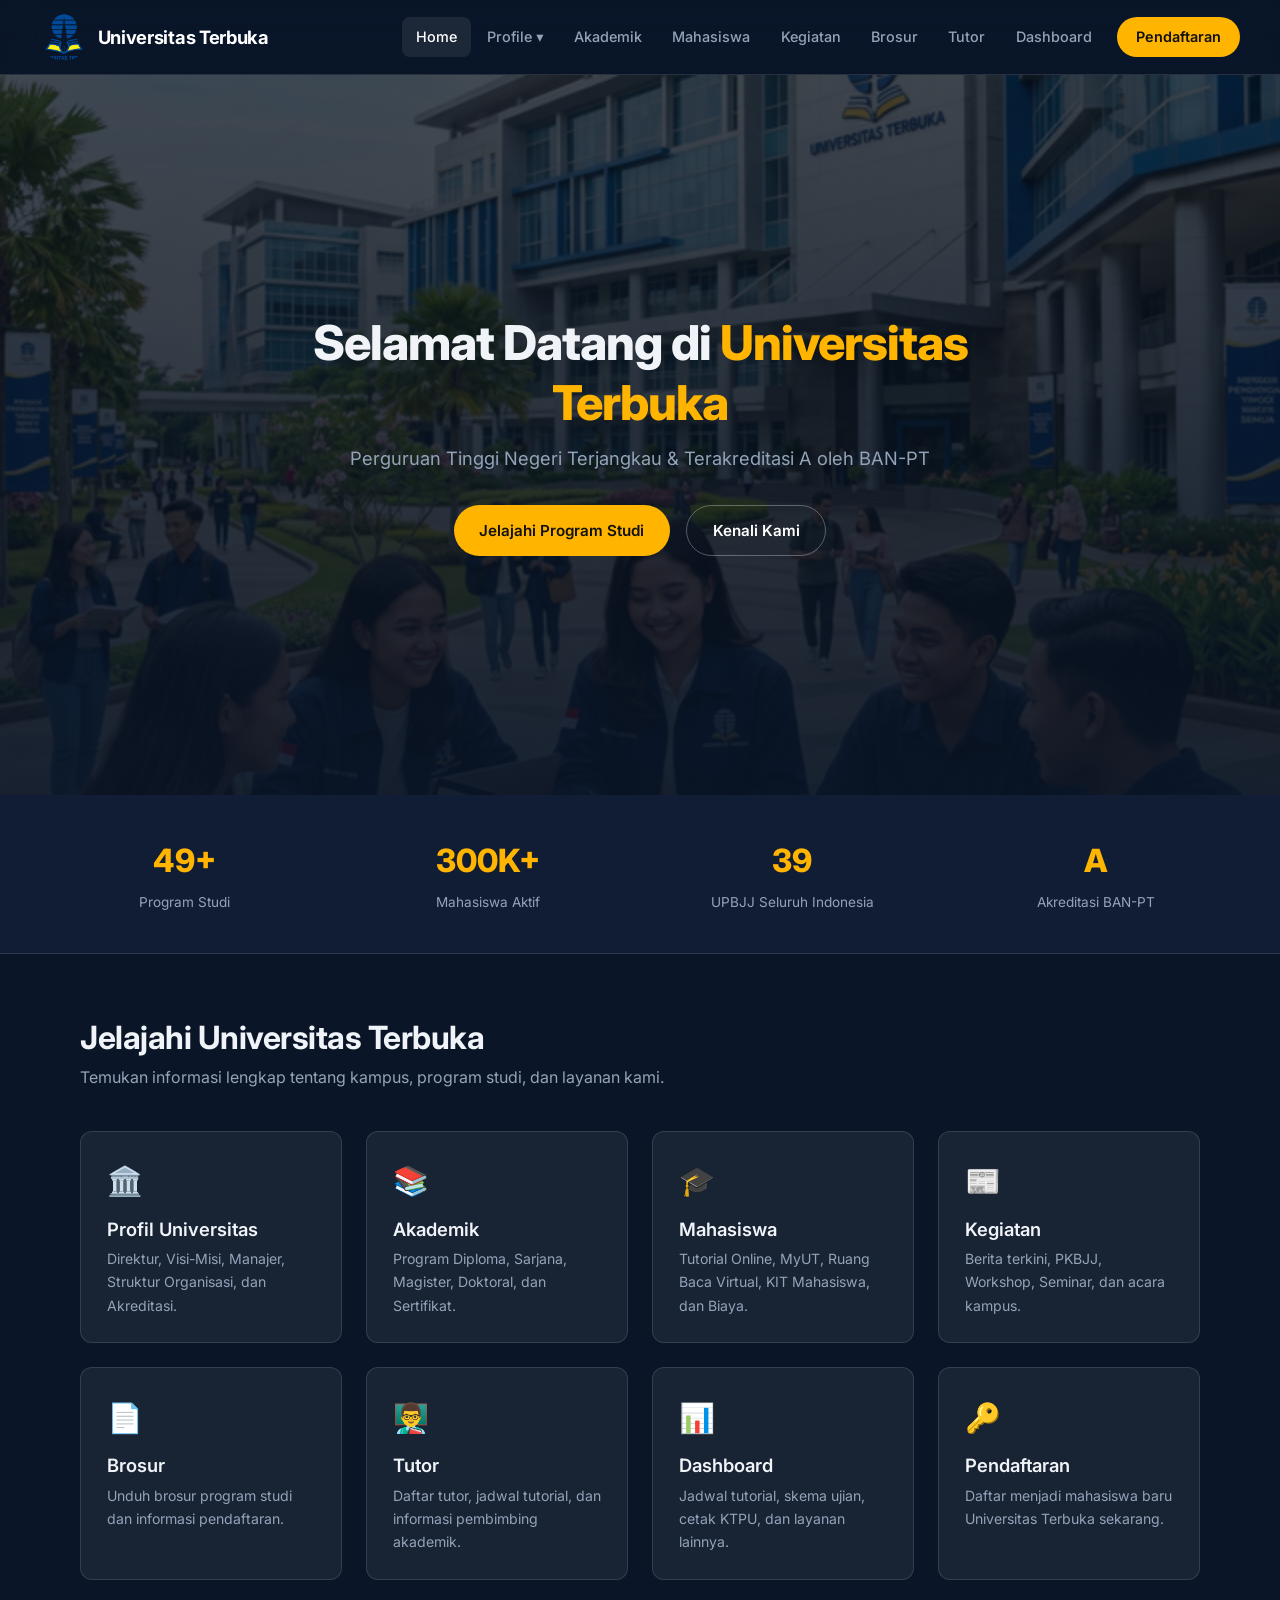
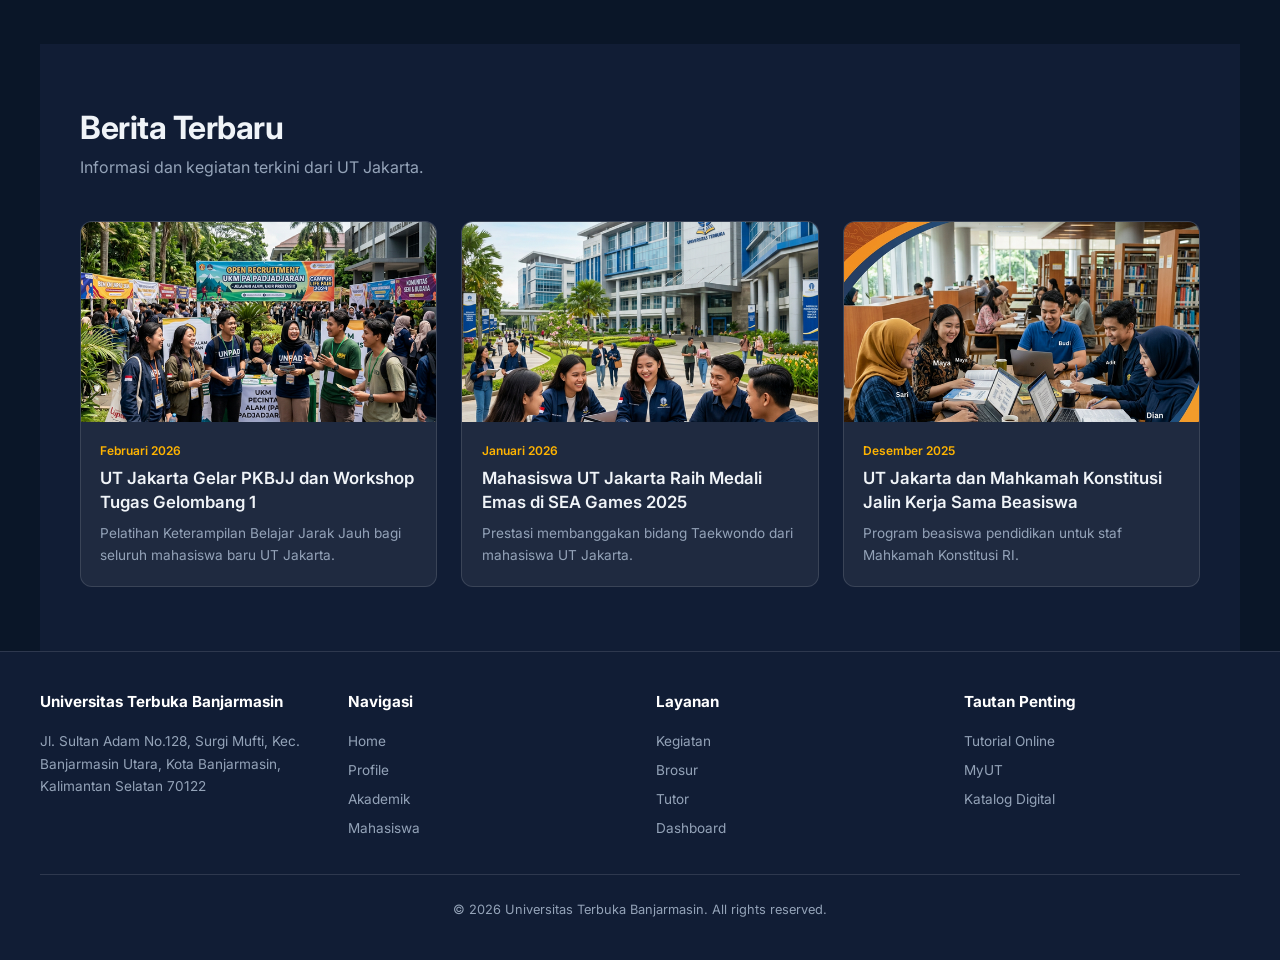
<file: index.html>
<!DOCTYPE html>
<html lang="id">

<head>
    <meta charset="UTF-8" />
    <meta name="viewport" content="width=device-width,initial-scale=1.0" />
    <title>Universitas Terbuka Banjarmasin – Beranda</title>
    <meta name="description"
        content="Universitas Terbuka – Perguruan Tinggi Negeri Terjangkau & Terakreditasi A oleh BAN-PT. Belajar jarak jauh, fleksibel, dan berkualitas." />
    <link rel="stylesheet" href="style.css" />
</head>

<body>

    <!-- NAVBAR -->
    <header class="navbar">
        <a href="index.html" class="logo">
            <img src="assets/logo.png" alt="Logo UT" class="logo-img" />
            <span>Universitas Terbuka</span>
        </a>
        <div class="hamburger" aria-label="Menu">
            <span></span><span></span><span></span>
        </div>
        <nav class="nav-links">
            <a href="index.html" class="nav-item active">Home</a>
            <div class="dropdown" id="profile-dropdown">
                <button class="dropdown-toggle">Profile ▾</button>
                <div class="dropdown-content">
                    <a href="profile.html#direktur">Direktur</a>
                    <a href="profile.html#visi-misi">Visi & Misi</a>
                    <a href="profile.html#manajer-tata-usaha">Manajer Tata Usaha</a>
                    <a href="profile.html#manajer-marketing">Manajer Marketing & Registrasi</a>
                    <a href="profile.html#manajer-pembelajaran">Manajer Pembelajaran & Ujian</a>
                    <a href="profile.html#struktur-organisasi">Struktur Organisasi</a>
                    <a href="profile.html#ut-pusat">UT Pusat</a>
                    <a href="profile.html#akreditasi">Akreditasi Universitas</a>
                </div>
            </div>
            <a href="akademik.html" class="nav-item">Akademik</a>
            <a href="mahasiswa.html" class="nav-item">Mahasiswa</a>
            <a href="kegiatan.html" class="nav-item">Kegiatan</a>
            <a href="brosur.html" class="nav-item">Brosur</a>
            <a href="tutor.html" class="nav-item">Tutor</a>
            <a href="dashboard.html" class="nav-item">Dashboard</a>
            <a href="https://myut.ut.ac.id/auth/login/v2" class="nav-item cta-nav" target="_blank">Pendaftaran</a>
        </nav>
    </header>

    <!-- HERO -->
    <section class="hero">
        <img src="assets/hero.png" alt="Campus" class="hero-img" />
        <div class="hero-overlay"></div>
        <div class="hero-text">
            <h1>Selamat Datang di <span class="highlight">Universitas Terbuka</span></h1>
            <p>Perguruan Tinggi Negeri Terjangkau & Terakreditasi A oleh BAN-PT</p>
            <div class="hero-buttons">
                <a href="akademik.html" class="btn btn-primary">Jelajahi Program Studi</a>
                <a href="profile.html" class="btn btn-outline">Kenali Kami</a>
            </div>
        </div>
    </section>

    <!-- STATS -->
    <section class="stats-bar">
        <div class="stat">
            <div class="num">49+</div>
            <div class="label">Program Studi</div>
        </div>
        <div class="stat">
            <div class="num">300K+</div>
            <div class="label">Mahasiswa Aktif</div>
        </div>
        <div class="stat">
            <div class="num">39</div>
            <div class="label">UPBJJ Seluruh Indonesia</div>
        </div>
        <div class="stat">
            <div class="num">A</div>
            <div class="label">Akreditasi BAN-PT</div>
        </div>
    </section>

    <!-- QUICK LINKS -->
    <div class="section">
        <h2 class="section-title">Jelajahi Universitas Terbuka</h2>
        <p class="section-subtitle">Temukan informasi lengkap tentang kampus, program studi, dan layanan kami.</p>
        <div class="card-grid">
            <a href="profile.html" class="card">
                <div class="card-icon">🏛️</div>
                <h3>Profil Universitas</h3>
                <p>Direktur, Visi-Misi, Manajer, Struktur Organisasi, dan Akreditasi.</p>
            </a>
            <a href="akademik.html" class="card">
                <div class="card-icon">📚</div>
                <h3>Akademik</h3>
                <p>Program Diploma, Sarjana, Magister, Doktoral, dan Sertifikat.</p>
            </a>
            <a href="mahasiswa.html" class="card">
                <div class="card-icon">🎓</div>
                <h3>Mahasiswa</h3>
                <p>Tutorial Online, MyUT, Ruang Baca Virtual, KIT Mahasiswa, dan Biaya.</p>
            </a>
            <a href="kegiatan.html" class="card">
                <div class="card-icon">📰</div>
                <h3>Kegiatan</h3>
                <p>Berita terkini, PKBJJ, Workshop, Seminar, dan acara kampus.</p>
            </a>
            <a href="brosur.html" class="card">
                <div class="card-icon">📄</div>
                <h3>Brosur</h3>
                <p>Unduh brosur program studi dan informasi pendaftaran.</p>
            </a>
            <a href="tutor.html" class="card">
                <div class="card-icon">👨‍🏫</div>
                <h3>Tutor</h3>
                <p>Daftar tutor, jadwal tutorial, dan informasi pembimbing akademik.</p>
            </a>
            <a href="dashboard.html" class="card">
                <div class="card-icon">📊</div>
                <h3>Dashboard</h3>
                <p>Jadwal tutorial, skema ujian, cetak KTPU, dan layanan lainnya.</p>
            </a>
            <a href="https://myut.ut.ac.id/auth/login/v2" class="card" target="_blank">
                <div class="card-icon">🔑</div>
                <h3>Pendaftaran</h3>
                <p>Daftar menjadi mahasiswa baru Universitas Terbuka sekarang.</p>
            </a>
        </div>
    </div>

    <!-- FEATURED NEWS -->
    <div class="section section-dark" style="background:var(--bg-secondary);padding:4rem 2.5rem;">
        <h2 class="section-title">Berita Terbaru</h2>
        <p class="section-subtitle">Informasi dan kegiatan terkini dari UT Jakarta.</p>
        <div class="news-grid">
            <div class="news-card">
                <img src="assets/activity.png" alt="PKBJJ" />
                <div class="content">
                    <div class="date">Februari 2026</div>
                    <h3>UT Jakarta Gelar PKBJJ dan Workshop Tugas Gelombang 1</h3>
                    <p>Pelatihan Keterampilan Belajar Jarak Jauh bagi seluruh mahasiswa baru UT Jakarta.</p>
                </div>
            </div>
            <div class="news-card">
                <img src="assets/hero.png" alt="SEA Games" />
                <div class="content">
                    <div class="date">Januari 2026</div>
                    <h3>Mahasiswa UT Jakarta Raih Medali Emas di SEA Games 2025</h3>
                    <p>Prestasi membanggakan bidang Taekwondo dari mahasiswa UT Jakarta.</p>
                </div>
            </div>
            <div class="news-card">
                <img src="assets/akademik.png" alt="Kerjasama MK RI" />
                <div class="content">
                    <div class="date">Desember 2025</div>
                    <h3>UT Jakarta dan Mahkamah Konstitusi Jalin Kerja Sama Beasiswa</h3>
                    <p>Program beasiswa pendidikan untuk staf Mahkamah Konstitusi RI.</p>
                </div>
            </div>
        </div>
    </div>

    <!-- FOOTER -->
    <footer class="footer">
        <div class="footer-grid">
            <div class="footer-col">
                <h4>Universitas Terbuka Banjarmasin</h4>
                <p>Jl. Sultan Adam No.128, Surgi Mufti, Kec. Banjarmasin Utara, Kota Banjarmasin, Kalimantan Selatan
                    70122</p>
            </div>
            <div class="footer-col">
                <h4>Navigasi</h4>
                <a href="index.html">Home</a>
                <a href="profile.html">Profile</a>
                <a href="akademik.html">Akademik</a>
                <a href="mahasiswa.html">Mahasiswa</a>
            </div>
            <div class="footer-col">
                <h4>Layanan</h4>
                <a href="kegiatan.html">Kegiatan</a>
                <a href="brosur.html">Brosur</a>
                <a href="tutor.html">Tutor</a>
                <a href="dashboard.html">Dashboard</a>
            </div>
            <div class="footer-col">
                <h4>Tautan Penting</h4>
                <a href="https://elearning.ut.ac.id/" target="_blank">Tutorial Online</a>
                <a href="https://myut.ut.ac.id/auth/login/v2" target="_blank">MyUT</a>
                <a href="https://www.ut.ac.id/katalog/" target="_blank">Katalog Digital</a>
            </div>
        </div>
        <div class="footer-bottom">&copy; 2026 Universitas Terbuka Banjarmasin. All rights reserved.</div>
    </footer>

    <script src="script.js"></script>
</body>

</html>
</file>
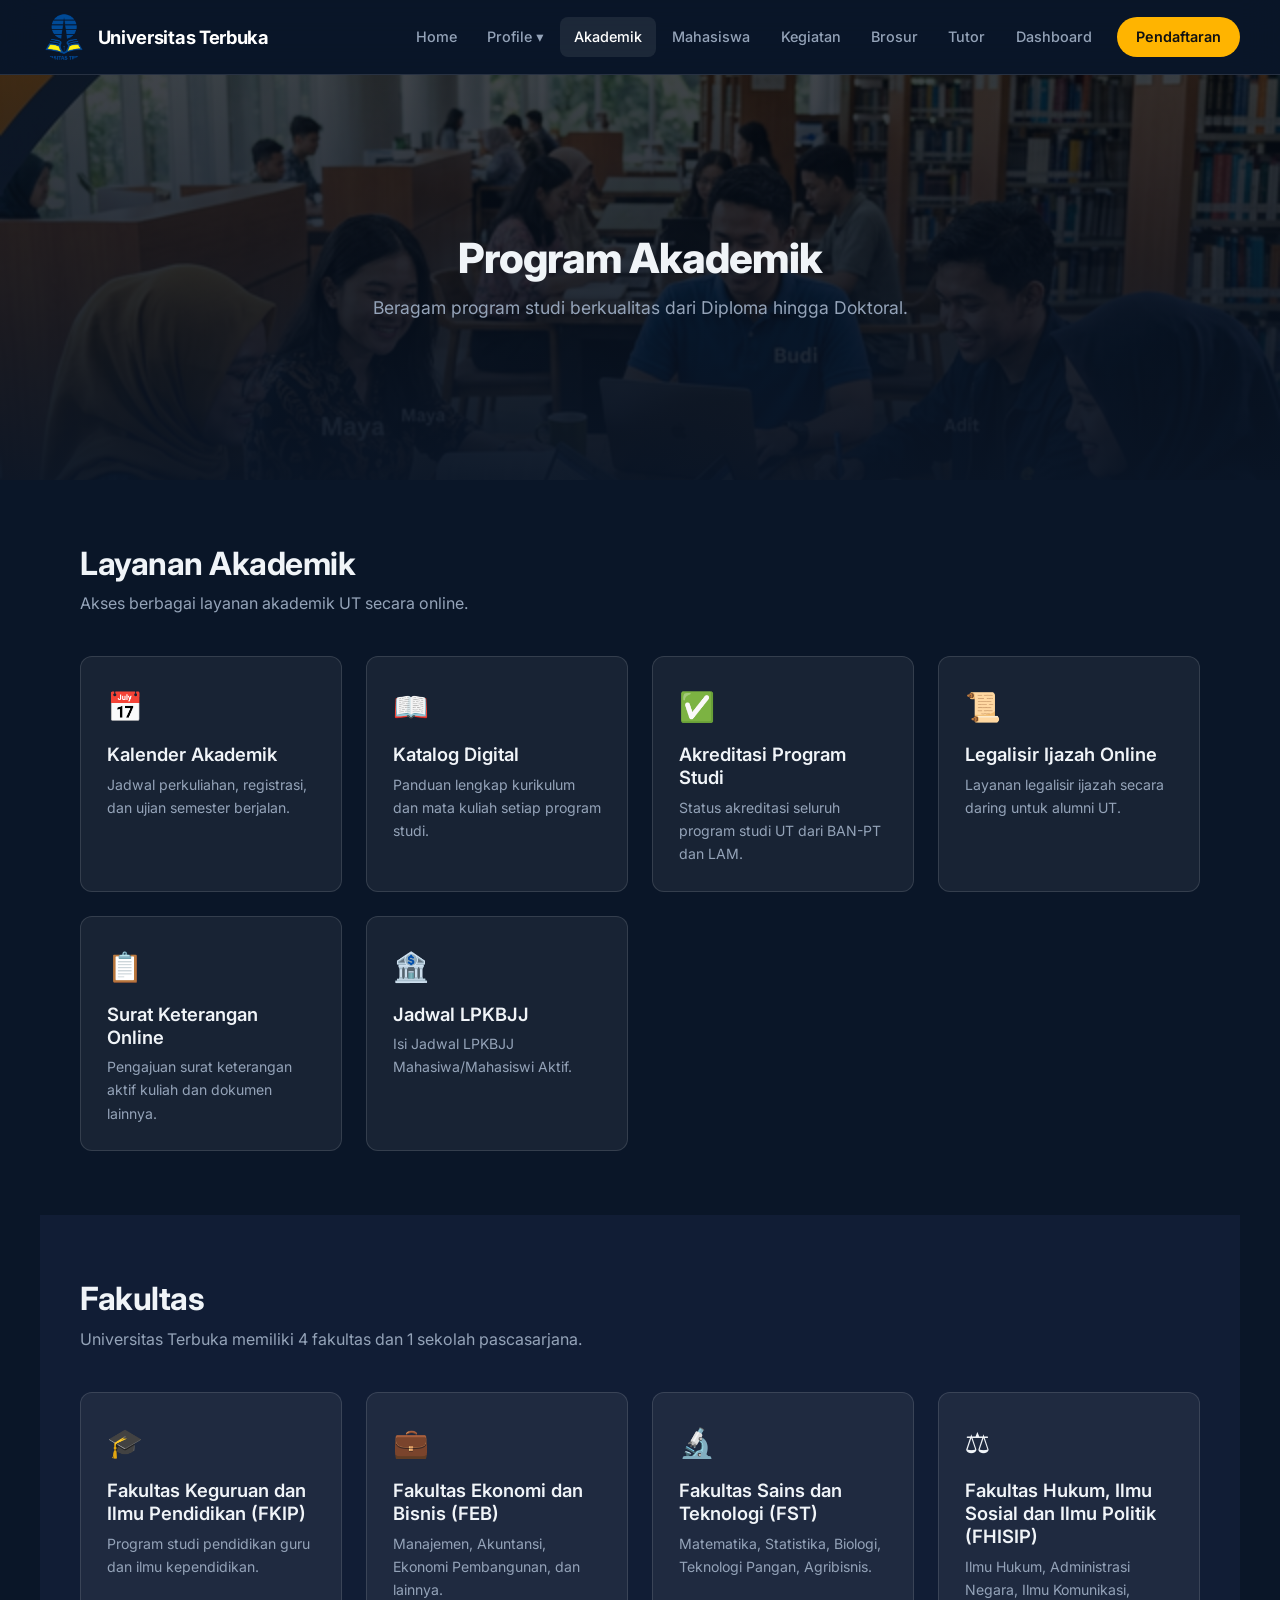
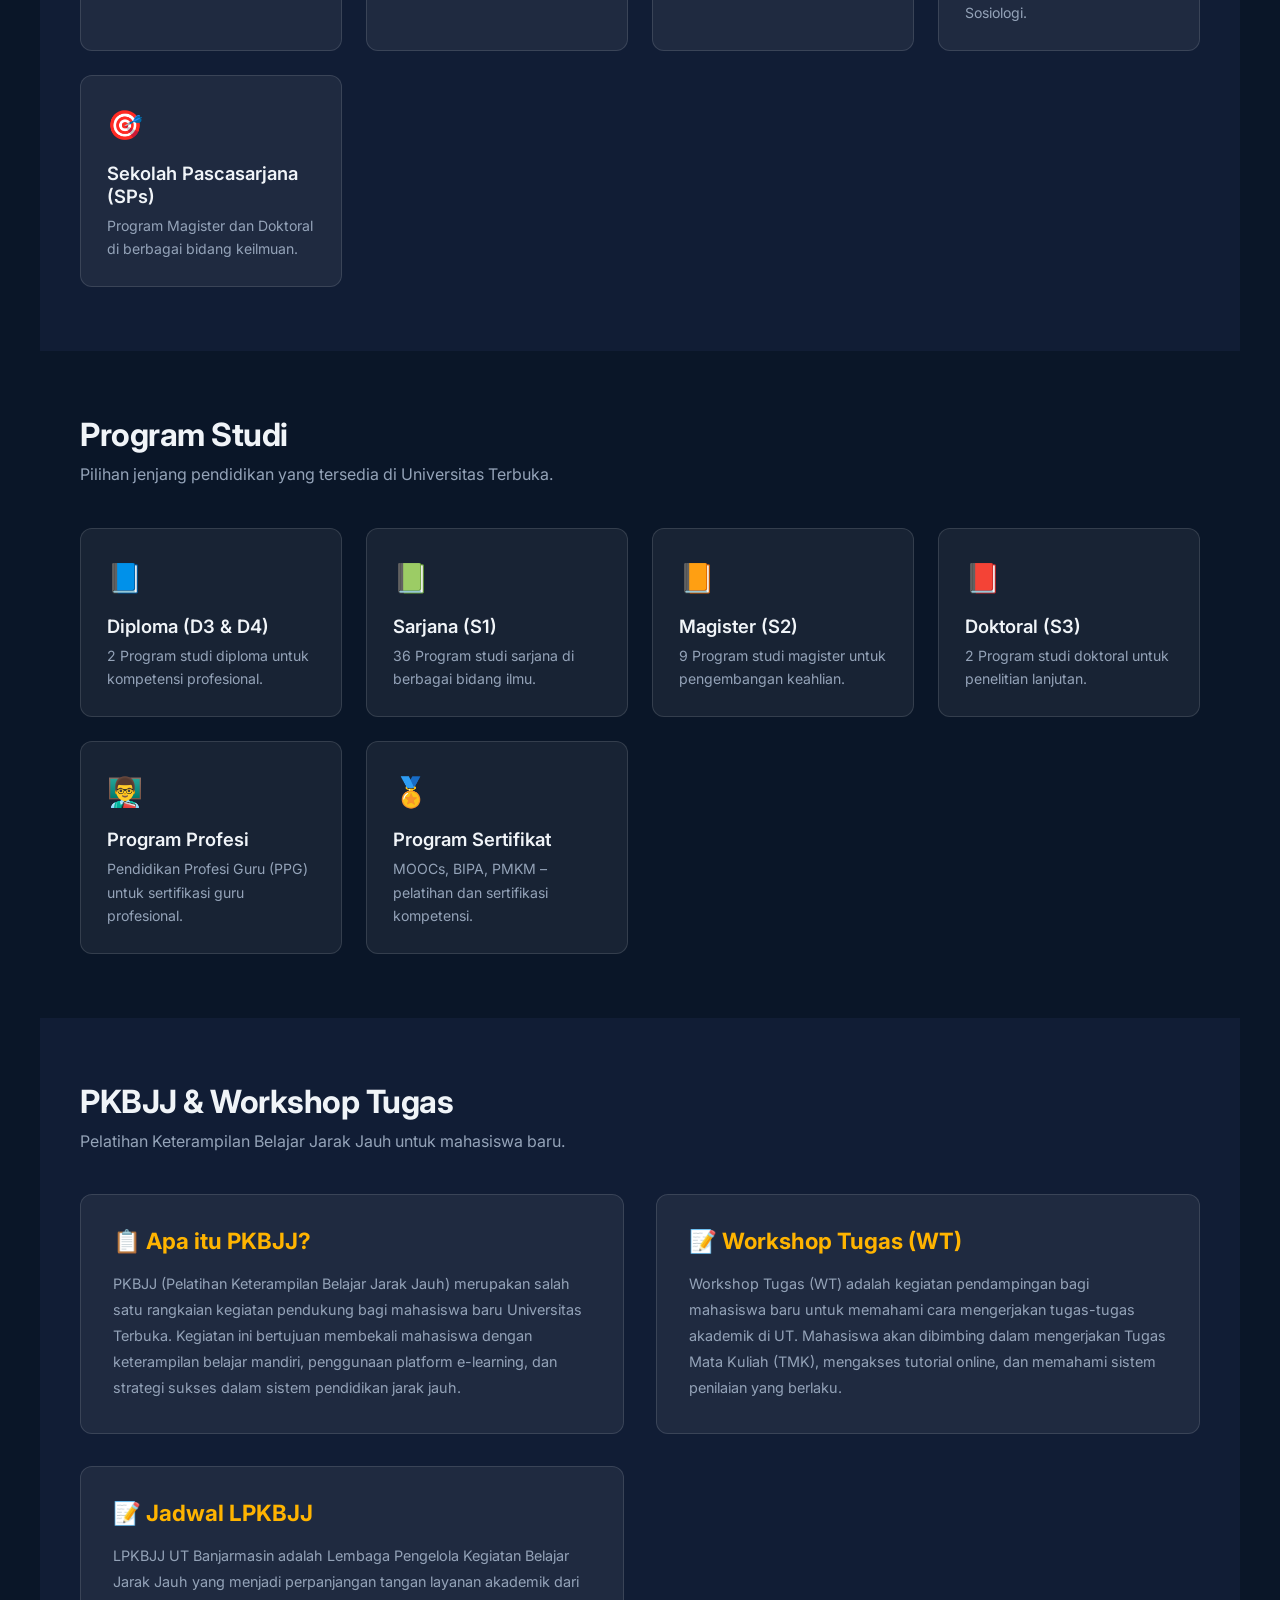
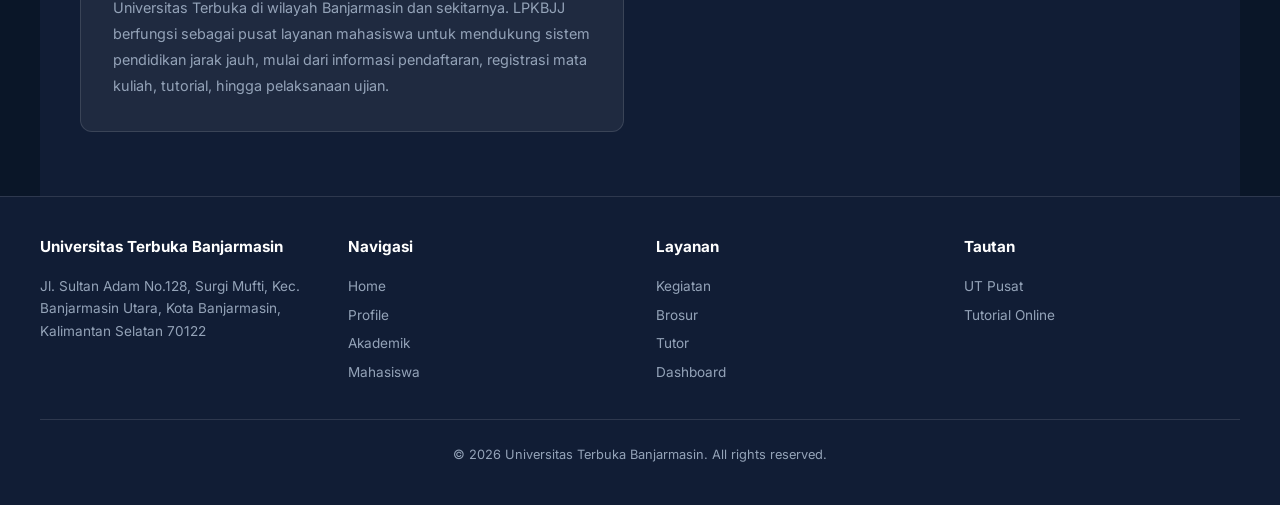
<file: akademik.html>
<!DOCTYPE html>
<html lang="id">

<head>
    <meta charset="UTF-8" />
    <meta name="viewport" content="width=device-width,initial-scale=1.0" />
    <title>Akademik – Universitas Terbuka Jakarta</title>
    <meta name="description"
        content="Program akademik Universitas Terbuka Jakarta: Fakultas, Program Studi, Kalender Akademik, dan Layanan Akademik." />
    <link rel="stylesheet" href="style.css" />
</head>

<body>

    <header class="navbar">
        <a href="index.html" class="logo"><img src="assets/logo.png" alt="Logo UT" class="logo-img" /><span>Universitas
                Terbuka</span></a>
        <div class="hamburger"><span></span><span></span><span></span></div>
        <nav class="nav-links">
            <a href="index.html" class="nav-item">Home</a>
            <div class="dropdown" id="profile-dropdown"><button class="dropdown-toggle">Profile ▾</button>
                <div class="dropdown-content">
                    <a href="profile.html#direktur">Direktur</a><a href="profile.html#visi-misi">Visi & Misi</a>
                    <a href="profile.html#manajer-tata-usaha">Manajer Tata Usaha</a>
                    <a href="profile.html#manajer-marketing">Manajer Marketing & Registrasi</a>
                    <a href="profile.html#manajer-pembelajaran">Manajer Pembelajaran & Ujian</a>
                    <a href="profile.html#struktur-organisasi">Struktur Organisasi</a>
                    <a href="profile.html#ut-pusat">UT Pusat</a><a href="profile.html#akreditasi">Akreditasi
                        Universitas</a>
                </div>
            </div>
            <a href="akademik.html" class="nav-item active">Akademik</a>
            <a href="mahasiswa.html" class="nav-item">Mahasiswa</a>
            <a href="kegiatan.html" class="nav-item">Kegiatan</a>
            <a href="brosur.html" class="nav-item">Brosur</a>
            <a href="tutor.html" class="nav-item">Tutor</a>
            <a href="dashboard.html" class="nav-item">Dashboard</a>
            <a href="https://myut.ut.ac.id/auth/login/v2" class="nav-item cta-nav" target="_blank">Pendaftaran</a>
        </nav>
    </header>

    <section class="page-banner">
        <img src="assets/akademik.png" alt="Akademik" />
        <div class="overlay"></div>
        <div class="banner-text">
            <h1>Program Akademik</h1>
            <p>Beragam program studi berkualitas dari Diploma hingga Doktoral.</p>
        </div>
    </section>

    <main>

        <!-- LAYANAN AKADEMIK -->
        <div class="section">
            <h2 class="section-title">Layanan Akademik</h2>
            <p class="section-subtitle">Akses berbagai layanan akademik UT secara online.</p>
            <div class="card-grid">
                <a href="https://www.ut.ac.id/kalender-akademik/" target="_blank" class="card">
                    <div class="card-icon">📅</div>
                    <h3>Kalender Akademik</h3>
                    <p>Jadwal perkuliahan, registrasi, dan ujian semester berjalan.</p>
                </a>
                <a href="https://www.ut.ac.id/katalog/" target="_blank" class="card">
                    <div class="card-icon">📖</div>
                    <h3>Katalog Digital</h3>
                    <p>Panduan lengkap kurikulum dan mata kuliah setiap program studi.</p>
                </a>
                <a href="https://kpm.ut.ac.id/akreditasi-prodi" target="_blank" class="card">
                    <div class="card-icon">✅</div>
                    <h3>Akreditasi Program Studi</h3>
                    <p>Status akreditasi seluruh program studi UT dari BAN-PT dan LAM.</p>
                </a>
                <a href="https://aksi.ut.ac.id/legalisir" target="_blank" class="card">
                    <div class="card-icon">📜</div>
                    <h3>Legalisir Ijazah Online</h3>
                    <p>Layanan legalisir ijazah secara daring untuk alumni UT.</p>
                </a>
                <a href="https://aksi.ut.ac.id/sk" target="_blank" class="card">
                    <div class="card-icon">📋</div>
                    <h3>Surat Keterangan Online</h3>
                    <p>Pengajuan surat keterangan aktif kuliah dan dokumen lainnya.</p>
                </a>
                <a href="lpkbjj.html" class="card">
                    <div class="card-icon">🏦</div>
                    <h3>Jadwal LPKBJJ</h3>
                    <p>Isi Jadwal LPKBJJ Mahasiwa/Mahasiswi Aktif.</p>
                </a>
            </div>
        </div>

        <!-- FAKULTAS -->
        <div class="section section-dark" style="background:var(--bg-secondary);">
            <h2 class="section-title">Fakultas</h2>
            <p class="section-subtitle">Universitas Terbuka memiliki 4 fakultas dan 1 sekolah pascasarjana.</p>
            <div class="card-grid">
                <a href="https://fkip.ut.ac.id/" target="_blank" class="card">
                    <div class="card-icon">🎓</div>
                    <h3>Fakultas Keguruan dan Ilmu Pendidikan (FKIP)</h3>
                    <p>Program studi pendidikan guru dan ilmu kependidikan.</p>
                </a>
                <a href="https://feb.ut.ac.id/" target="_blank" class="card">
                    <div class="card-icon">💼</div>
                    <h3>Fakultas Ekonomi dan Bisnis (FEB)</h3>
                    <p>Manajemen, Akuntansi, Ekonomi Pembangunan, dan lainnya.</p>
                </a>
                <a href="https://fst.ut.ac.id/" target="_blank" class="card">
                    <div class="card-icon">🔬</div>
                    <h3>Fakultas Sains dan Teknologi (FST)</h3>
                    <p>Matematika, Statistika, Biologi, Teknologi Pangan, Agribisnis.</p>
                </a>
                <a href="https://fhisip.ut.ac.id/" target="_blank" class="card">
                    <div class="card-icon">⚖️</div>
                    <h3>Fakultas Hukum, Ilmu Sosial dan Ilmu Politik (FHISIP)</h3>
                    <p>Ilmu Hukum, Administrasi Negara, Ilmu Komunikasi, Sosiologi.</p>
                </a>
                <a href="https://pasca.ut.ac.id/" target="_blank" class="card">
                    <div class="card-icon">🎯</div>
                    <h3>Sekolah Pascasarjana (SPs)</h3>
                    <p>Program Magister dan Doktoral di berbagai bidang keilmuan.</p>
                </a>
            </div>
        </div>

        <!-- PROGRAM STUDI -->
        <div class="section">
            <h2 class="section-title">Program Studi</h2>
            <p class="section-subtitle">Pilihan jenjang pendidikan yang tersedia di Universitas Terbuka.</p>
            <div class="card-grid">
                <div class="card">
                    <div class="card-icon">📘</div>
                    <h3>Diploma (D3 & D4)</h3>
                    <p>2 Program studi diploma untuk kompetensi profesional.</p>
                </div>
                <div class="card">
                    <div class="card-icon">📗</div>
                    <h3>Sarjana (S1)</h3>
                    <p>36 Program studi sarjana di berbagai bidang ilmu.</p>
                </div>
                <div class="card">
                    <div class="card-icon">📙</div>
                    <h3>Magister (S2)</h3>
                    <p>9 Program studi magister untuk pengembangan keahlian.</p>
                </div>
                <div class="card">
                    <div class="card-icon">📕</div>
                    <h3>Doktoral (S3)</h3>
                    <p>2 Program studi doktoral untuk penelitian lanjutan.</p>
                </div>
                <a href="https://www.ut.ac.id/ppg/" target="_blank" class="card">
                    <div class="card-icon">👨‍🏫</div>
                    <h3>Program Profesi</h3>
                    <p>Pendidikan Profesi Guru (PPG) untuk sertifikasi guru profesional.</p>
                </a>
                <a href="https://www.ut.ac.id/program-sertifikat/" target="_blank" class="card">
                    <div class="card-icon">🏅</div>
                    <h3>Program Sertifikat</h3>
                    <p>MOOCs, BIPA, PMKM – pelatihan dan sertifikasi kompetensi.</p>
                </a>
            </div>
        </div>

        <!-- PKBJJ INFO -->
        <div class="section section-dark" style="background:var(--bg-secondary);">
            <h2 class="section-title">PKBJJ & Workshop Tugas</h2>
            <p class="section-subtitle">Pelatihan Keterampilan Belajar Jarak Jauh untuk mahasiswa baru.</p>
            <div class="vm-grid">
                <div class="vm-box">
                    <h3>📋 Apa itu PKBJJ?</h3>
                    <p style="color:var(--text-secondary);font-size:.9rem;line-height:1.8;">
                        PKBJJ (Pelatihan Keterampilan Belajar Jarak Jauh) merupakan salah satu rangkaian kegiatan
                        pendukung
                        bagi mahasiswa baru Universitas Terbuka. Kegiatan ini bertujuan membekali mahasiswa dengan
                        keterampilan belajar mandiri, penggunaan platform e-learning, dan strategi sukses dalam sistem
                        pendidikan jarak jauh.</p>
                </div>
                <div class="vm-box">
                    <h3>📝 Workshop Tugas (WT)</h3>
                    <p style="color:var(--text-secondary);font-size:.9rem;line-height:1.8;">
                        Workshop Tugas (WT) adalah kegiatan pendampingan bagi mahasiswa baru untuk memahami cara
                        mengerjakan
                        tugas-tugas akademik di UT. Mahasiswa akan dibimbing dalam mengerjakan Tugas Mata Kuliah (TMK),
                        mengakses tutorial online, dan memahami sistem penilaian yang berlaku.</p>
                </div>
                <div class="vm-box">
                    <h3>📝 Jadwal LPKBJJ</h3>
                    <p style="color:var(--text-secondary);font-size:.9rem;line-height:1.8;">
                        LPKBJJ UT Banjarmasin adalah Lembaga Pengelola Kegiatan
                        Belajar Jarak Jauh yang menjadi perpanjangan tangan layanan
                        akademik dari Universitas Terbuka di wilayah Banjarmasin
                        dan sekitarnya.

                        LPKBJJ berfungsi sebagai pusat layanan mahasiswa untuk
                        mendukung sistem pendidikan jarak jauh, mulai dari informasi
                        pendaftaran, registrasi mata kuliah, tutorial, hingga
                        pelaksanaan ujian.</p>
                </div>
            </div>
        </div>

    </main>

    <footer class="footer">
        <div class="footer-grid">
            <div class="footer-col">
                <h4>Universitas Terbuka Banjarmasin</h4>
                <p>Jl. Sultan Adam No.128, Surgi Mufti, Kec. Banjarmasin Utara, Kota Banjarmasin, Kalimantan Selatan
                    70122</p>
            </div>
            <div class="footer-col">
                <h4>Navigasi</h4><a href="index.html">Home</a><a href="profile.html">Profile</a><a
                    href="akademik.html">Akademik</a><a href="mahasiswa.html">Mahasiswa</a>
            </div>
            <div class="footer-col">
                <h4>Layanan</h4><a href="kegiatan.html">Kegiatan</a><a href="brosur.html">Brosur</a><a
                    href="tutor.html">Tutor</a><a href="dashboard.html">Dashboard</a>
            </div>
            <div class="footer-col">
                <h4>Tautan</h4><a href="https://www.ut.ac.id" target="_blank">UT Pusat</a><a
                    href="https://elearning.ut.ac.id/" target="_blank">Tutorial Online</a>
            </div>
        </div>
        <div class="footer-bottom">&copy; 2026 Universitas Terbuka Banjarmasin. All rights reserved.</div>
    </footer>
    <script src="script.js"></script>
</body>

</html>
</file>
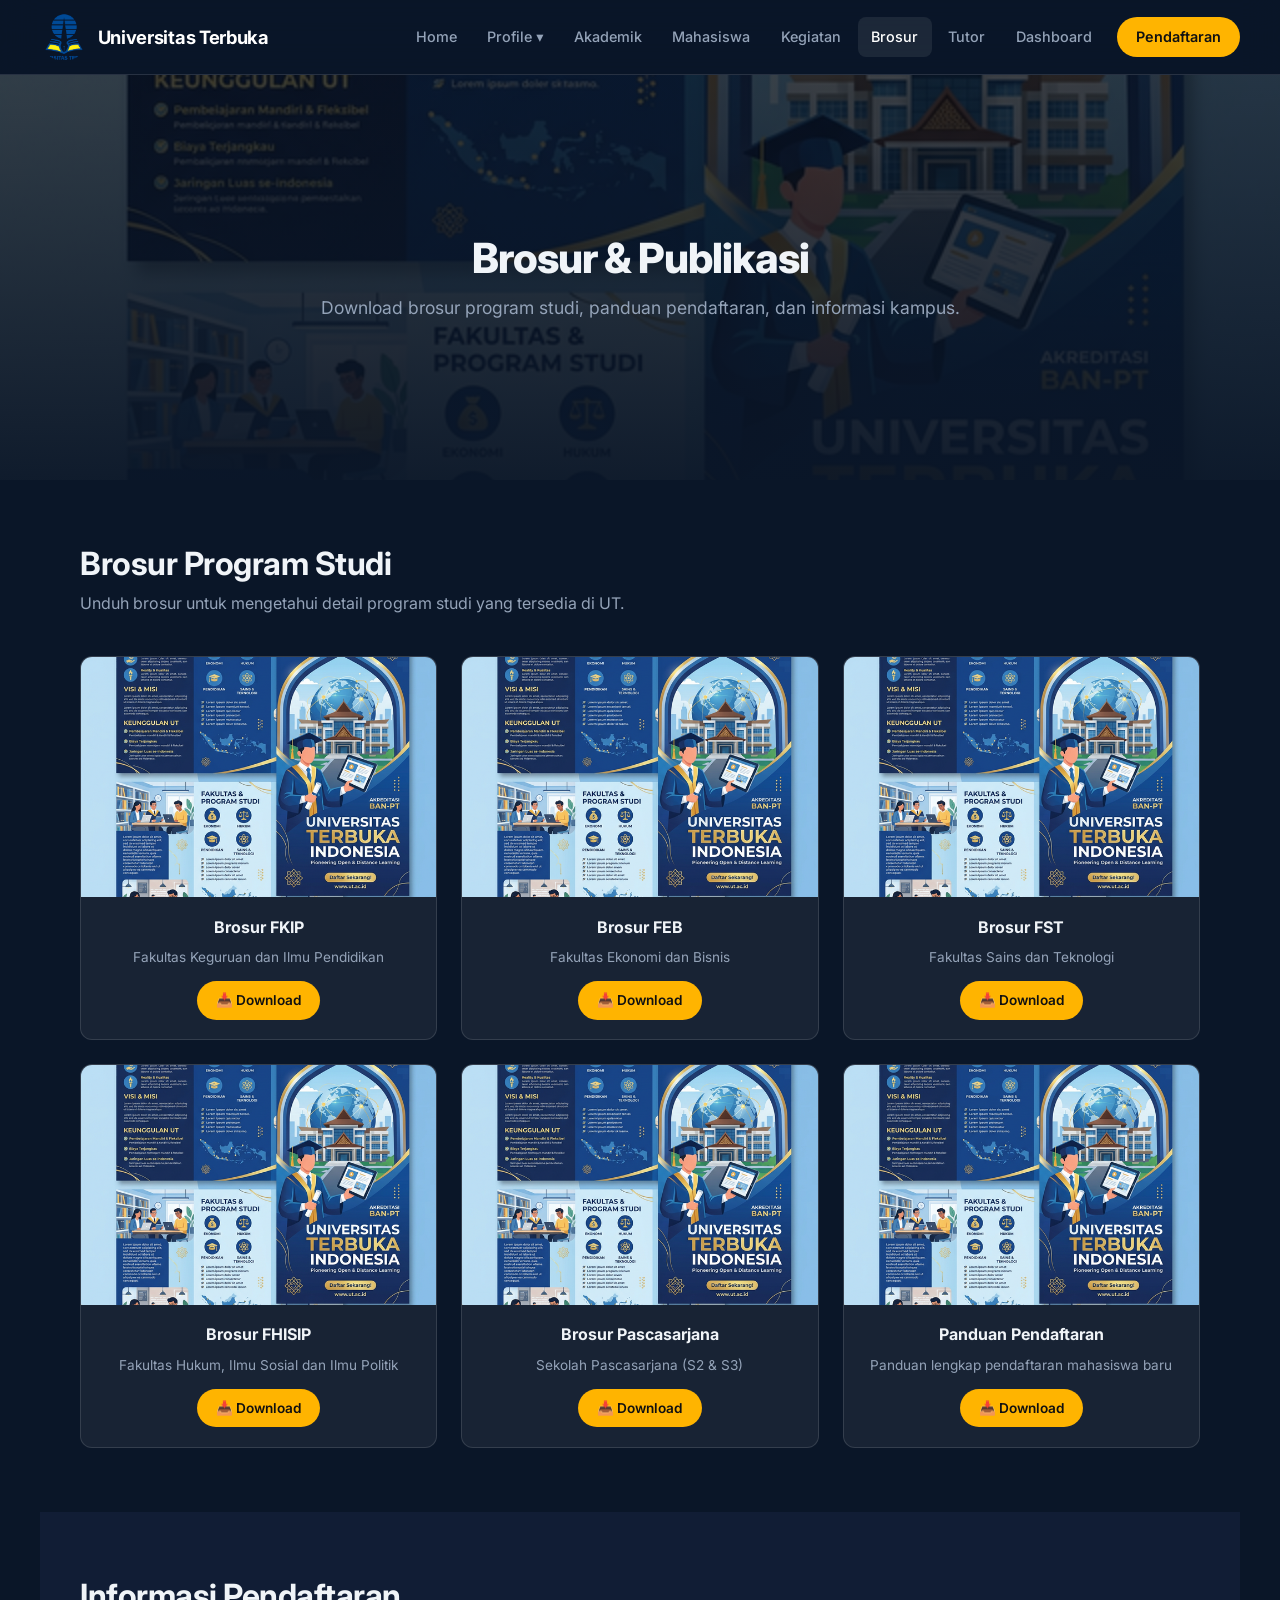
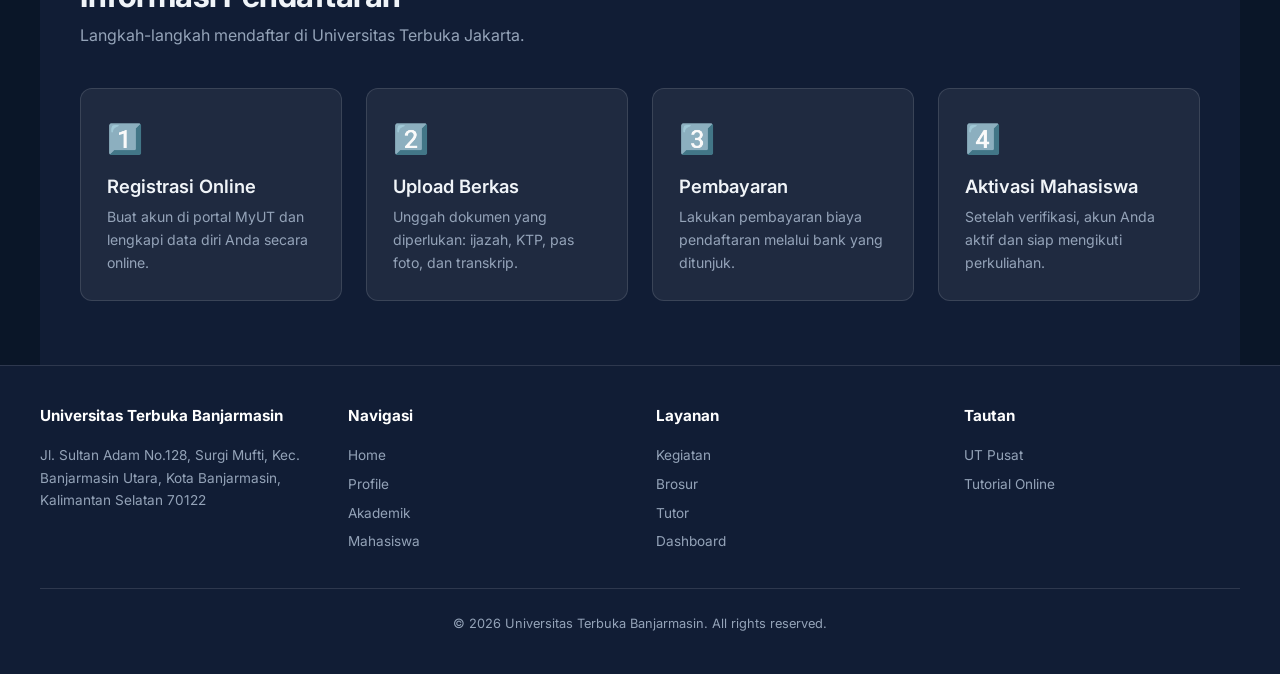
<file: brosur.html>
<!DOCTYPE html>
<html lang="id">

<head>
    <meta charset="UTF-8" />
    <meta name="viewport" content="width=device-width,initial-scale=1.0" />
    <title>Brosur – Universitas Terbuka Jakarta</title>
    <meta name="description"
        content="Download brosur program studi dan informasi pendaftaran Universitas Terbuka Jakarta." />
    <link rel="stylesheet" href="style.css" />
</head>

<body>

    <header class="navbar">
        <a href="index.html" class="logo"><img src="assets/logo.png" alt="Logo UT" class="logo-img" /><span>Universitas
                Terbuka</span></a>
        <div class="hamburger"><span></span><span></span><span></span></div>
        <nav class="nav-links">
            <a href="index.html" class="nav-item">Home</a>
            <div class="dropdown" id="profile-dropdown"><button class="dropdown-toggle">Profile ▾</button>
                <div class="dropdown-content">
                    <a href="profile.html#direktur">Direktur</a><a href="profile.html#visi-misi">Visi & Misi</a>
                    <a href="profile.html#manajer-tata-usaha">Manajer Tata Usaha</a>
                    <a href="profile.html#manajer-marketing">Manajer Marketing & Registrasi</a>
                    <a href="profile.html#manajer-pembelajaran">Manajer Pembelajaran & Ujian</a>
                    <a href="profile.html#struktur-organisasi">Struktur Organisasi</a>
                    <a href="profile.html#ut-pusat">UT Pusat</a><a href="profile.html#akreditasi">Akreditasi
                        Universitas</a>
                </div>
            </div>
            <a href="akademik.html" class="nav-item">Akademik</a>
            <a href="mahasiswa.html" class="nav-item">Mahasiswa</a>
            <a href="kegiatan.html" class="nav-item">Kegiatan</a>
            <a href="brosur.html" class="nav-item active">Brosur</a>
            <a href="tutor.html" class="nav-item">Tutor</a>
            <a href="dashboard.html" class="nav-item">Dashboard</a>
            <a href="https://myut.ut.ac.id/auth/login/v2" class="nav-item cta-nav" target="_blank">Pendaftaran</a>
        </nav>
    </header>

    <section class="page-banner">
        <img src="assets/brosur.png" alt="Brosur" />
        <div class="overlay"></div>
        <div class="banner-text">
            <h1>Brosur & Publikasi</h1>
            <p>Download brosur program studi, panduan pendaftaran, dan informasi kampus.</p>
        </div>
    </section>

    <main>

        <div class="section">
            <h2 class="section-title">Brosur Program Studi</h2>
            <p class="section-subtitle">Unduh brosur untuk mengetahui detail program studi yang tersedia di UT.</p>
            <div class="brosur-grid">
                <div class="brosur-card">
                    <img src="assets/brosur.png" alt="FKIP" />
                    <div class="content">
                        <h3>Brosur FKIP</h3>
                        <p style="color:var(--text-secondary);font-size:.85rem;margin-bottom:.8rem;">Fakultas Keguruan
                            dan Ilmu Pendidikan</p>
                        <a href="#" class="btn btn-primary" style="font-size:.85rem;padding:.5rem 1.2rem;">📥
                            Download</a>
                    </div>
                </div>
                <div class="brosur-card">
                    <img src="assets/brosur.png" alt="FEB" />
                    <div class="content">
                        <h3>Brosur FEB</h3>
                        <p style="color:var(--text-secondary);font-size:.85rem;margin-bottom:.8rem;">Fakultas Ekonomi
                            dan Bisnis</p>
                        <a href="#" class="btn btn-primary" style="font-size:.85rem;padding:.5rem 1.2rem;">📥
                            Download</a>
                    </div>
                </div>
                <div class="brosur-card">
                    <img src="assets/brosur.png" alt="FST" />
                    <div class="content">
                        <h3>Brosur FST</h3>
                        <p style="color:var(--text-secondary);font-size:.85rem;margin-bottom:.8rem;">Fakultas Sains dan
                            Teknologi</p>
                        <a href="#" class="btn btn-primary" style="font-size:.85rem;padding:.5rem 1.2rem;">📥
                            Download</a>
                    </div>
                </div>
                <div class="brosur-card">
                    <img src="assets/brosur.png" alt="FHISIP" />
                    <div class="content">
                        <h3>Brosur FHISIP</h3>
                        <p style="color:var(--text-secondary);font-size:.85rem;margin-bottom:.8rem;">Fakultas Hukum,
                            Ilmu Sosial dan Ilmu Politik</p>
                        <a href="#" class="btn btn-primary" style="font-size:.85rem;padding:.5rem 1.2rem;">📥
                            Download</a>
                    </div>
                </div>
                <div class="brosur-card">
                    <img src="assets/brosur.png" alt="SPs" />
                    <div class="content">
                        <h3>Brosur Pascasarjana</h3>
                        <p style="color:var(--text-secondary);font-size:.85rem;margin-bottom:.8rem;">Sekolah
                            Pascasarjana (S2 & S3)</p>
                        <a href="#" class="btn btn-primary" style="font-size:.85rem;padding:.5rem 1.2rem;">📥
                            Download</a>
                    </div>
                </div>
                <div class="brosur-card">
                    <img src="assets/brosur.png" alt="Pendaftaran" />
                    <div class="content">
                        <h3>Panduan Pendaftaran</h3>
                        <p style="color:var(--text-secondary);font-size:.85rem;margin-bottom:.8rem;">Panduan lengkap
                            pendaftaran mahasiswa baru</p>
                        <a href="#" class="btn btn-primary" style="font-size:.85rem;padding:.5rem 1.2rem;">📥
                            Download</a>
                    </div>
                </div>
            </div>
        </div>

        <!-- INFORMASI PENDAFTARAN -->
        <div class="section section-dark" style="background:var(--bg-secondary);">
            <h2 class="section-title">Informasi Pendaftaran</h2>
            <p class="section-subtitle">Langkah-langkah mendaftar di Universitas Terbuka Jakarta.</p>
            <div class="card-grid">
                <div class="card">
                    <div class="card-icon">1️⃣</div>
                    <h3>Registrasi Online</h3>
                    <p>Buat akun di portal MyUT dan lengkapi data diri Anda secara online.</p>
                </div>
                <div class="card">
                    <div class="card-icon">2️⃣</div>
                    <h3>Upload Berkas</h3>
                    <p>Unggah dokumen yang diperlukan: ijazah, KTP, pas foto, dan transkrip.</p>
                </div>
                <div class="card">
                    <div class="card-icon">3️⃣</div>
                    <h3>Pembayaran</h3>
                    <p>Lakukan pembayaran biaya pendaftaran melalui bank yang ditunjuk.</p>
                </div>
                <div class="card">
                    <div class="card-icon">4️⃣</div>
                    <h3>Aktivasi Mahasiswa</h3>
                    <p>Setelah verifikasi, akun Anda aktif dan siap mengikuti perkuliahan.</p>
                </div>
            </div>
        </div>

    </main>

    <footer class="footer">
        <div class="footer-grid">
            <div class="footer-col">
                <h4>Universitas Terbuka Banjarmasin</h4>
                <p>Jl. Sultan Adam No.128, Surgi Mufti, Kec. Banjarmasin Utara, Kota Banjarmasin, Kalimantan Selatan
                    70122</p>
            </div>
            <div class="footer-col">
                <h4>Navigasi</h4><a href="index.html">Home</a><a href="profile.html">Profile</a><a
                    href="akademik.html">Akademik</a><a href="mahasiswa.html">Mahasiswa</a>
            </div>
            <div class="footer-col">
                <h4>Layanan</h4><a href="kegiatan.html">Kegiatan</a><a href="brosur.html">Brosur</a><a
                    href="tutor.html">Tutor</a><a href="dashboard.html">Dashboard</a>
            </div>
            <div class="footer-col">
                <h4>Tautan</h4><a href="https://www.ut.ac.id" target="_blank">UT Pusat</a><a
                    href="https://elearning.ut.ac.id/" target="_blank">Tutorial Online</a>
            </div>
        </div>
        <div class="footer-bottom">&copy; 2026 Universitas Terbuka Banjarmasin. All rights reserved.</div>
    </footer>
    <script src="script.js"></script>
</body>

</html>
</file>
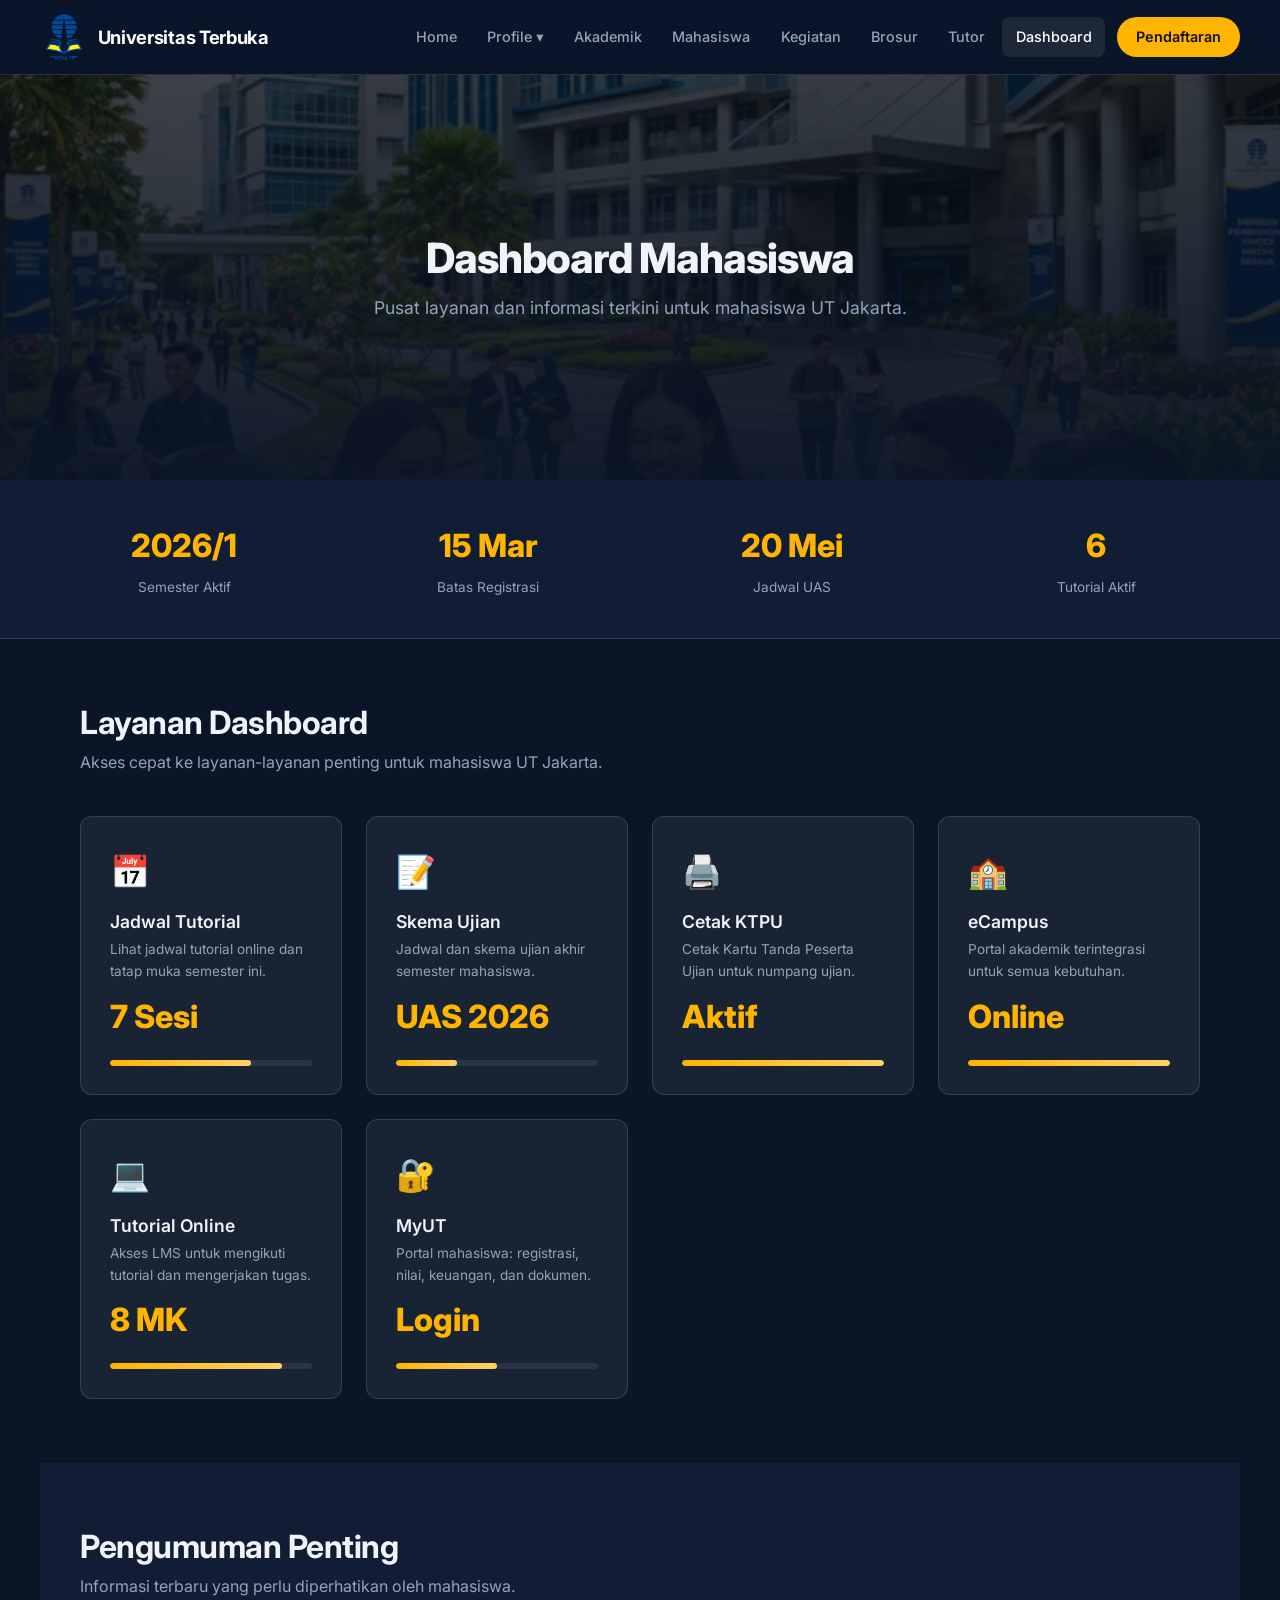
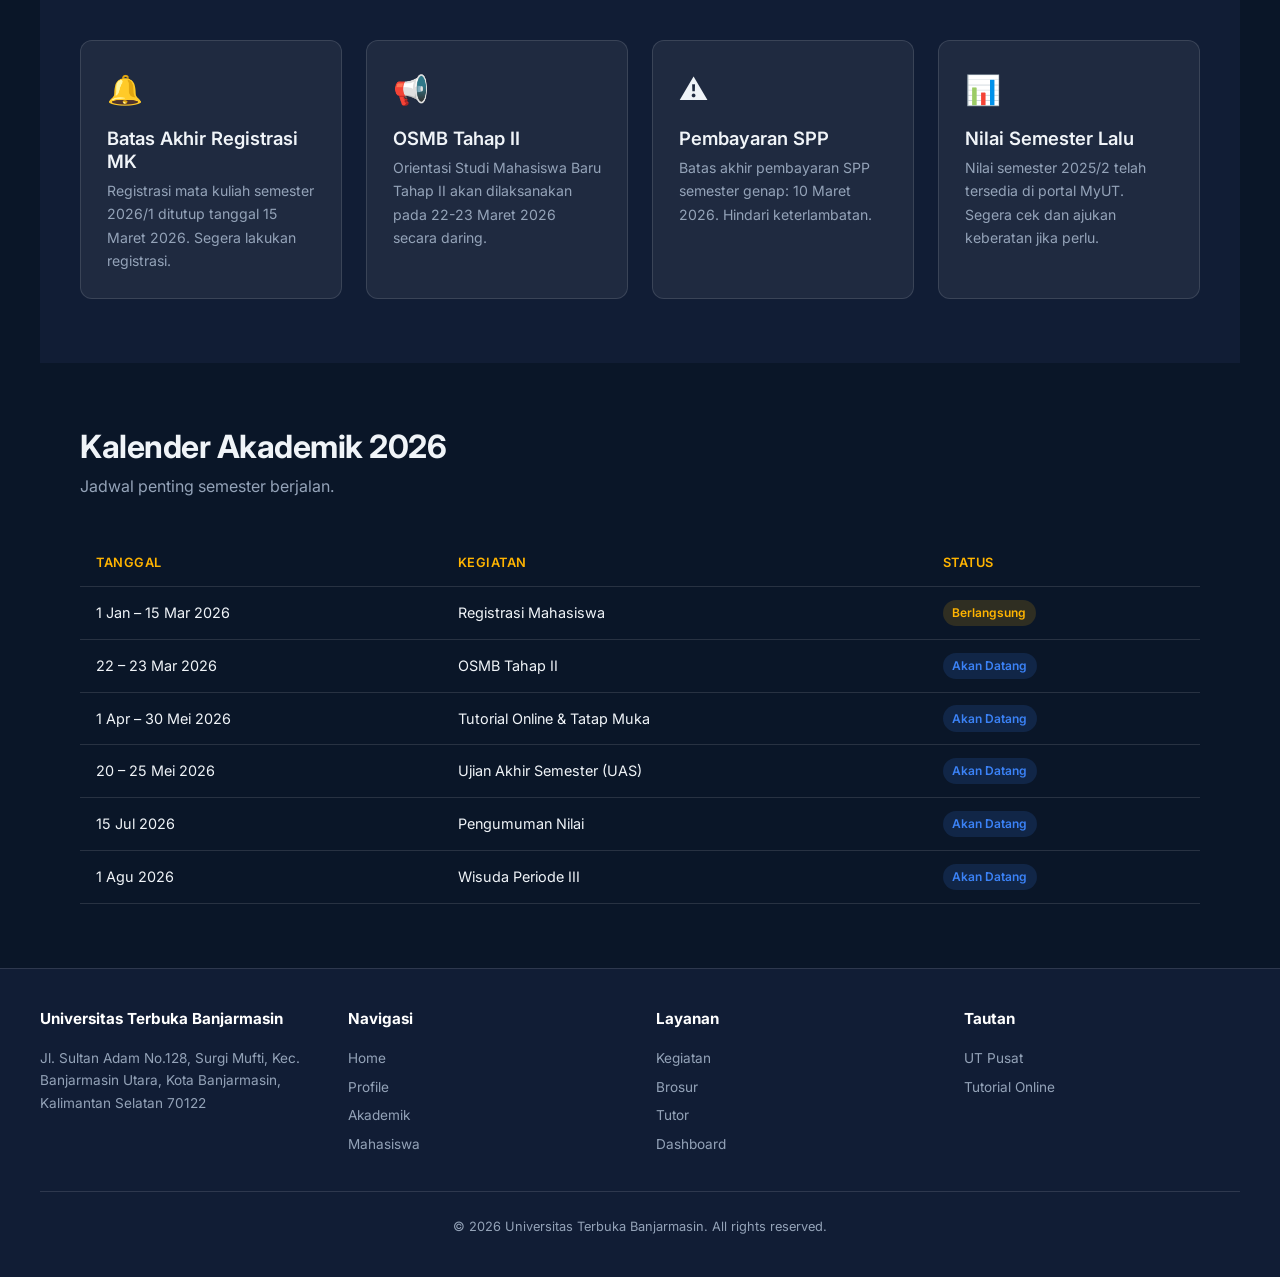
<file: dashboard.html>
<!DOCTYPE html>
<html lang="id">

<head>
    <meta charset="UTF-8" />
    <meta name="viewport" content="width=device-width,initial-scale=1.0" />
    <title>Dashboard – Universitas Terbuka Jakarta</title>
    <meta name="description"
        content="Dashboard layanan mahasiswa Universitas Terbuka Jakarta: jadwal tutorial, skema ujian, dan cetak KTPU." />
    <link rel="stylesheet" href="style.css" />
</head>

<body>

    <header class="navbar">
        <a href="index.html" class="logo"><img src="assets/logo.png" alt="Logo UT" class="logo-img" /><span>Universitas
                Terbuka</span></a>
        <div class="hamburger"><span></span><span></span><span></span></div>
        <nav class="nav-links">
            <a href="index.html" class="nav-item">Home</a>
            <div class="dropdown" id="profile-dropdown"><button class="dropdown-toggle">Profile ▾</button>
                <div class="dropdown-content">
                    <a href="profile.html#direktur">Direktur</a><a href="profile.html#visi-misi">Visi & Misi</a>
                    <a href="profile.html#manajer-tata-usaha">Manajer Tata Usaha</a>
                    <a href="profile.html#manajer-marketing">Manajer Marketing & Registrasi</a>
                    <a href="profile.html#manajer-pembelajaran">Manajer Pembelajaran & Ujian</a>
                    <a href="profile.html#struktur-organisasi">Struktur Organisasi</a>
                    <a href="profile.html#ut-pusat">UT Pusat</a><a href="profile.html#akreditasi">Akreditasi
                        Universitas</a>
                </div>
            </div>
            <a href="akademik.html" class="nav-item">Akademik</a>
            <a href="mahasiswa.html" class="nav-item">Mahasiswa</a>
            <a href="kegiatan.html" class="nav-item">Kegiatan</a>
            <a href="brosur.html" class="nav-item">Brosur</a>
            <a href="tutor.html" class="nav-item">Tutor</a>
            <a href="dashboard.html" class="nav-item active">Dashboard</a>
            <a href="https://myut.ut.ac.id/auth/login/v2" class="nav-item cta-nav" target="_blank">Pendaftaran</a>
        </nav>
    </header>

    <section class="page-banner">
        <img src="assets/hero.png" alt="Dashboard" />
        <div class="overlay"></div>
        <div class="banner-text">
            <h1>Dashboard Mahasiswa</h1>
            <p>Pusat layanan dan informasi terkini untuk mahasiswa UT Jakarta.</p>
        </div>
    </section>

    <main>

        <!-- QUICK STATS -->
        <div class="stats-bar">
            <div class="stat">
                <div class="num">2026/1</div>
                <div class="label">Semester Aktif</div>
            </div>
            <div class="stat">
                <div class="num">15 Mar</div>
                <div class="label">Batas Registrasi</div>
            </div>
            <div class="stat">
                <div class="num">20 Mei</div>
                <div class="label">Jadwal UAS</div>
            </div>
            <div class="stat">
                <div class="num">6</div>
                <div class="label">Tutorial Aktif</div>
            </div>
        </div>

        <!-- LAYANAN DASHBOARD -->
        <div class="section">
            <h2 class="section-title">Layanan Dashboard</h2>
            <p class="section-subtitle">Akses cepat ke layanan-layanan penting untuk mahasiswa UT Jakarta.</p>
            <div class="dash-grid">
                <a href="https://dashboard-jakarta.ut.ac.id/jadwal-tutorial-mahasiswa/" target="_blank"
                    class="dash-card">
                    <div class="icon">📅</div>
                    <h3>Jadwal Tutorial</h3>
                    <p>Lihat jadwal tutorial online dan tatap muka semester ini.</p>
                    <div class="value">7 Sesi</div>
                    <div class="progress-bar">
                        <div class="progress-fill" style="width:70%;"></div>
                    </div>
                </a>
                <a href="https://dashboard-jakarta.ut.ac.id/skema-ujian/" target="_blank" class="dash-card">
                    <div class="icon">📝</div>
                    <h3>Skema Ujian</h3>
                    <p>Jadwal dan skema ujian akhir semester mahasiswa.</p>
                    <div class="value">UAS 2026</div>
                    <div class="progress-bar">
                        <div class="progress-fill" style="width:30%;"></div>
                    </div>
                </a>
                <a href="https://dashboard-jakarta.ut.ac.id/cetak_ktpu/" target="_blank" class="dash-card">
                    <div class="icon">🖨️</div>
                    <h3>Cetak KTPU</h3>
                    <p>Cetak Kartu Tanda Peserta Ujian untuk numpang ujian.</p>
                    <div class="value">Aktif</div>
                    <div class="progress-bar">
                        <div class="progress-fill" style="width:100%;"></div>
                    </div>
                </a>
                <a href="https://ecampus.ut.ac.id" target="_blank" class="dash-card">
                    <div class="icon">🏫</div>
                    <h3>eCampus</h3>
                    <p>Portal akademik terintegrasi untuk semua kebutuhan.</p>
                    <div class="value">Online</div>
                    <div class="progress-bar">
                        <div class="progress-fill" style="width:100%;"></div>
                    </div>
                </a>
                <a href="https://elearning.ut.ac.id/" target="_blank" class="dash-card">
                    <div class="icon">💻</div>
                    <h3>Tutorial Online</h3>
                    <p>Akses LMS untuk mengikuti tutorial dan mengerjakan tugas.</p>
                    <div class="value">8 MK</div>
                    <div class="progress-bar">
                        <div class="progress-fill" style="width:85%;"></div>
                    </div>
                </a>
                <a href="https://myut.ut.ac.id/auth/login/v2" target="_blank" class="dash-card">
                    <div class="icon">🔐</div>
                    <h3>MyUT</h3>
                    <p>Portal mahasiswa: registrasi, nilai, keuangan, dan dokumen.</p>
                    <div class="value">Login</div>
                    <div class="progress-bar">
                        <div class="progress-fill" style="width:50%;"></div>
                    </div>
                </a>
            </div>
        </div>

        <!-- PENGUMUMAN -->
        <div class="section section-dark" style="background:var(--bg-secondary);">
            <h2 class="section-title">Pengumuman Penting</h2>
            <p class="section-subtitle">Informasi terbaru yang perlu diperhatikan oleh mahasiswa.</p>
            <div class="card-grid">
                <div class="card">
                    <div class="card-icon">🔔</div>
                    <h3>Batas Akhir Registrasi MK</h3>
                    <p>Registrasi mata kuliah semester 2026/1 ditutup tanggal 15 Maret 2026. Segera lakukan registrasi.
                    </p>
                </div>
                <div class="card">
                    <div class="card-icon">📢</div>
                    <h3>OSMB Tahap II</h3>
                    <p>Orientasi Studi Mahasiswa Baru Tahap II akan dilaksanakan pada 22-23 Maret 2026 secara daring.
                    </p>
                </div>
                <div class="card">
                    <div class="card-icon">⚠️</div>
                    <h3>Pembayaran SPP</h3>
                    <p>Batas akhir pembayaran SPP semester genap: 10 Maret 2026. Hindari keterlambatan.</p>
                </div>
                <div class="card">
                    <div class="card-icon">📊</div>
                    <h3>Nilai Semester Lalu</h3>
                    <p>Nilai semester 2025/2 telah tersedia di portal MyUT. Segera cek dan ajukan keberatan jika perlu.
                    </p>
                </div>
            </div>
        </div>

        <!-- KALENDER -->
        <div class="section">
            <h2 class="section-title">Kalender Akademik 2026</h2>
            <p class="section-subtitle">Jadwal penting semester berjalan.</p>
            <table class="styled-table">
                <thead>
                    <tr>
                        <th>Tanggal</th>
                        <th>Kegiatan</th>
                        <th>Status</th>
                    </tr>
                </thead>
                <tbody>
                    <tr>
                        <td>1 Jan – 15 Mar 2026</td>
                        <td>Registrasi Mahasiswa</td>
                        <td><span class="badge badge-yellow">Berlangsung</span></td>
                    </tr>
                    <tr>
                        <td>22 – 23 Mar 2026</td>
                        <td>OSMB Tahap II</td>
                        <td><span class="badge badge-blue">Akan Datang</span></td>
                    </tr>
                    <tr>
                        <td>1 Apr – 30 Mei 2026</td>
                        <td>Tutorial Online & Tatap Muka</td>
                        <td><span class="badge badge-blue">Akan Datang</span></td>
                    </tr>
                    <tr>
                        <td>20 – 25 Mei 2026</td>
                        <td>Ujian Akhir Semester (UAS)</td>
                        <td><span class="badge badge-blue">Akan Datang</span></td>
                    </tr>
                    <tr>
                        <td>15 Jul 2026</td>
                        <td>Pengumuman Nilai</td>
                        <td><span class="badge badge-blue">Akan Datang</span></td>
                    </tr>
                    <tr>
                        <td>1 Agu 2026</td>
                        <td>Wisuda Periode III</td>
                        <td><span class="badge badge-blue">Akan Datang</span></td>
                    </tr>
                </tbody>
            </table>
        </div>

    </main>

    <footer class="footer">
        <div class="footer-grid">
            <div class="footer-col">
                <h4>Universitas Terbuka Banjarmasin</h4>
                <p>Jl. Sultan Adam No.128, Surgi Mufti, Kec. Banjarmasin Utara, Kota Banjarmasin, Kalimantan Selatan
                    70122</p>
            </div>
            <div class="footer-col">
                <h4>Navigasi</h4><a href="index.html">Home</a><a href="profile.html">Profile</a><a
                    href="akademik.html">Akademik</a><a href="mahasiswa.html">Mahasiswa</a>
            </div>
            <div class="footer-col">
                <h4>Layanan</h4><a href="kegiatan.html">Kegiatan</a><a href="brosur.html">Brosur</a><a
                    href="tutor.html">Tutor</a><a href="dashboard.html">Dashboard</a>
            </div>
            <div class="footer-col">
                <h4>Tautan</h4><a href="https://www.ut.ac.id" target="_blank">UT Pusat</a><a
                    href="https://elearning.ut.ac.id/" target="_blank">Tutorial Online</a>
            </div>
        </div>
        <div class="footer-bottom">&copy; 2026 Universitas Terbuka Banjarmasin. All rights reserved.</div>
    </footer>
    <script src="script.js"></script>
</body>

</html>
</file>
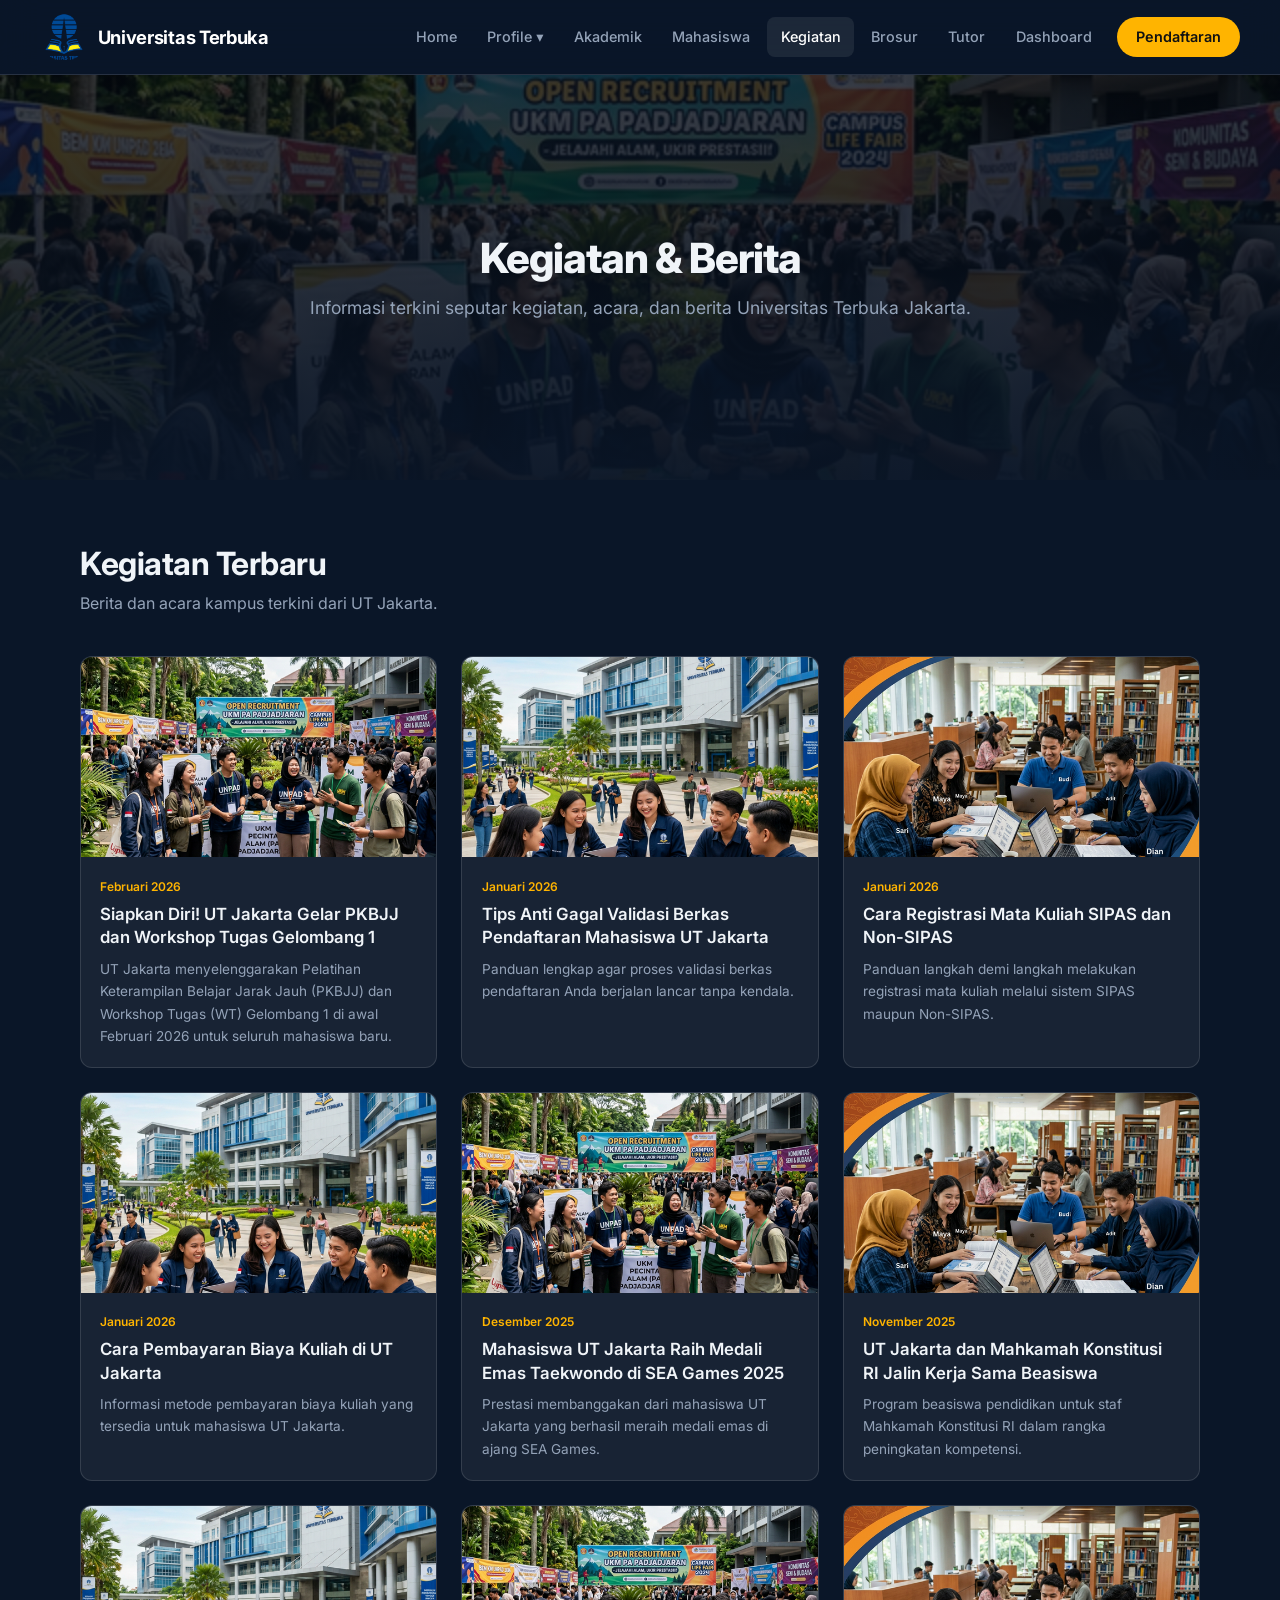
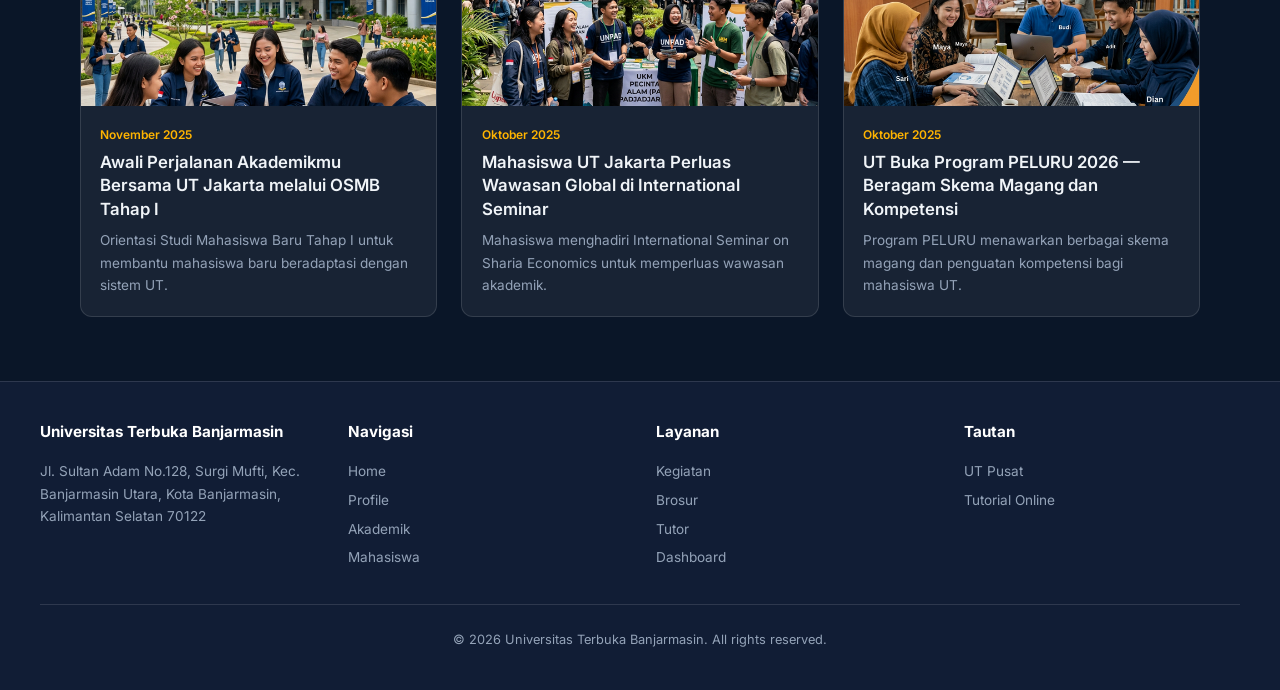
<file: kegiatan.html>
<!DOCTYPE html>
<html lang="id">

<head>
    <meta charset="UTF-8" />
    <meta name="viewport" content="width=device-width,initial-scale=1.0" />
    <title>Kegiatan – Universitas Terbuka Jakarta</title>
    <meta name="description" content="Berita dan kegiatan terbaru Universitas Terbuka Jakarta." />
    <link rel="stylesheet" href="style.css" />
</head>

<body>

    <header class="navbar">
        <a href="index.html" class="logo"><img src="assets/logo.png" alt="Logo UT" class="logo-img" /><span>Universitas
                Terbuka</span></a>
        <div class="hamburger"><span></span><span></span><span></span></div>
        <nav class="nav-links">
            <a href="index.html" class="nav-item">Home</a>
            <div class="dropdown" id="profile-dropdown"><button class="dropdown-toggle">Profile ▾</button>
                <div class="dropdown-content">
                    <a href="profile.html#direktur">Direktur</a><a href="profile.html#visi-misi">Visi & Misi</a>
                    <a href="profile.html#manajer-tata-usaha">Manajer Tata Usaha</a>
                    <a href="profile.html#manajer-marketing">Manajer Marketing & Registrasi</a>
                    <a href="profile.html#manajer-pembelajaran">Manajer Pembelajaran & Ujian</a>
                    <a href="profile.html#struktur-organisasi">Struktur Organisasi</a>
                    <a href="profile.html#ut-pusat">UT Pusat</a><a href="profile.html#akreditasi">Akreditasi
                        Universitas</a>
                </div>
            </div>
            <a href="akademik.html" class="nav-item">Akademik</a>
            <a href="mahasiswa.html" class="nav-item">Mahasiswa</a>
            <a href="kegiatan.html" class="nav-item active">Kegiatan</a>
            <a href="brosur.html" class="nav-item">Brosur</a>
            <a href="tutor.html" class="nav-item">Tutor</a>
            <a href="dashboard.html" class="nav-item">Dashboard</a>
            <a href="https://myut.ut.ac.id/auth/login/v2" class="nav-item cta-nav" target="_blank">Pendaftaran</a>
        </nav>
    </header>

    <section class="page-banner">
        <img src="assets/activity.png" alt="Kegiatan" />
        <div class="overlay"></div>
        <div class="banner-text">
            <h1>Kegiatan & Berita</h1>
            <p>Informasi terkini seputar kegiatan, acara, dan berita Universitas Terbuka Jakarta.</p>
        </div>
    </section>

    <main>

        <div class="section">
            <h2 class="section-title">Kegiatan Terbaru</h2>
            <p class="section-subtitle">Berita dan acara kampus terkini dari UT Jakarta.</p>
            <div class="news-grid">
                <div class="news-card">
                    <img src="assets/activity.png" alt="PKBJJ" />
                    <div class="content">
                        <div class="date">Februari 2026</div>
                        <h3>Siapkan Diri! UT Jakarta Gelar PKBJJ dan Workshop Tugas Gelombang 1</h3>
                        <p>UT Jakarta menyelenggarakan Pelatihan Keterampilan Belajar Jarak Jauh (PKBJJ) dan Workshop
                            Tugas (WT) Gelombang 1 di awal Februari 2026 untuk seluruh mahasiswa baru.</p>
                    </div>
                </div>
                <div class="news-card">
                    <img src="assets/hero.png" alt="Tips Validasi" />
                    <div class="content">
                        <div class="date">Januari 2026</div>
                        <h3>Tips Anti Gagal Validasi Berkas Pendaftaran Mahasiswa UT Jakarta</h3>
                        <p>Panduan lengkap agar proses validasi berkas pendaftaran Anda berjalan lancar tanpa kendala.
                        </p>
                    </div>
                </div>
                <div class="news-card">
                    <img src="assets/akademik.png" alt="Registrasi" />
                    <div class="content">
                        <div class="date">Januari 2026</div>
                        <h3>Cara Registrasi Mata Kuliah SIPAS dan Non-SIPAS</h3>
                        <p>Panduan langkah demi langkah melakukan registrasi mata kuliah melalui sistem SIPAS maupun
                            Non-SIPAS.</p>
                    </div>
                </div>
                <div class="news-card">
                    <img src="assets/hero.png" alt="Pembayaran" />
                    <div class="content">
                        <div class="date">Januari 2026</div>
                        <h3>Cara Pembayaran Biaya Kuliah di UT Jakarta</h3>
                        <p>Informasi metode pembayaran biaya kuliah yang tersedia untuk mahasiswa UT Jakarta.</p>
                    </div>
                </div>
                <div class="news-card">
                    <img src="assets/activity.png" alt="SEA Games" />
                    <div class="content">
                        <div class="date">Desember 2025</div>
                        <h3>Mahasiswa UT Jakarta Raih Medali Emas Taekwondo di SEA Games 2025</h3>
                        <p>Prestasi membanggakan dari mahasiswa UT Jakarta yang berhasil meraih medali emas di ajang SEA
                            Games.</p>
                    </div>
                </div>
                <div class="news-card">
                    <img src="assets/akademik.png" alt="Kerjasama MK" />
                    <div class="content">
                        <div class="date">November 2025</div>
                        <h3>UT Jakarta dan Mahkamah Konstitusi RI Jalin Kerja Sama Beasiswa</h3>
                        <p>Program beasiswa pendidikan untuk staf Mahkamah Konstitusi RI dalam rangka peningkatan
                            kompetensi.</p>
                    </div>
                </div>
                <div class="news-card">
                    <img src="assets/hero.png" alt="OSMB" />
                    <div class="content">
                        <div class="date">November 2025</div>
                        <h3>Awali Perjalanan Akademikmu Bersama UT Jakarta melalui OSMB Tahap I</h3>
                        <p>Orientasi Studi Mahasiswa Baru Tahap I untuk membantu mahasiswa baru beradaptasi dengan
                            sistem UT.</p>
                    </div>
                </div>
                <div class="news-card">
                    <img src="assets/activity.png" alt="Seminar" />
                    <div class="content">
                        <div class="date">Oktober 2025</div>
                        <h3>Mahasiswa UT Jakarta Perluas Wawasan Global di International Seminar</h3>
                        <p>Mahasiswa menghadiri International Seminar on Sharia Economics untuk memperluas wawasan
                            akademik.</p>
                    </div>
                </div>
                <div class="news-card">
                    <img src="assets/akademik.png" alt="PELURU" />
                    <div class="content">
                        <div class="date">Oktober 2025</div>
                        <h3>UT Buka Program PELURU 2026 — Beragam Skema Magang dan Kompetensi</h3>
                        <p>Program PELURU menawarkan berbagai skema magang dan penguatan kompetensi bagi mahasiswa UT.
                        </p>
                    </div>
                </div>
            </div>
        </div>

    </main>

    <footer class="footer">
        <div class="footer-grid">
            <div class="footer-col">
                <h4>Universitas Terbuka Banjarmasin</h4>
                <p>Jl. Sultan Adam No.128, Surgi Mufti, Kec. Banjarmasin Utara, Kota Banjarmasin, Kalimantan Selatan
                    70122</p>
            </div>
            <div class="footer-col">
                <h4>Navigasi</h4><a href="index.html">Home</a><a href="profile.html">Profile</a><a
                    href="akademik.html">Akademik</a><a href="mahasiswa.html">Mahasiswa</a>
            </div>
            <div class="footer-col">
                <h4>Layanan</h4><a href="kegiatan.html">Kegiatan</a><a href="brosur.html">Brosur</a><a
                    href="tutor.html">Tutor</a><a href="dashboard.html">Dashboard</a>
            </div>
            <div class="footer-col">
                <h4>Tautan</h4><a href="https://www.ut.ac.id" target="_blank">UT Pusat</a><a
                    href="https://elearning.ut.ac.id/" target="_blank">Tutorial Online</a>
            </div>
        </div>
        <div class="footer-bottom">&copy; 2026 Universitas Terbuka Banjarmasin. All rights reserved.</div>
    </footer>
    <script src="script.js"></script>
</body>

</html>
</file>
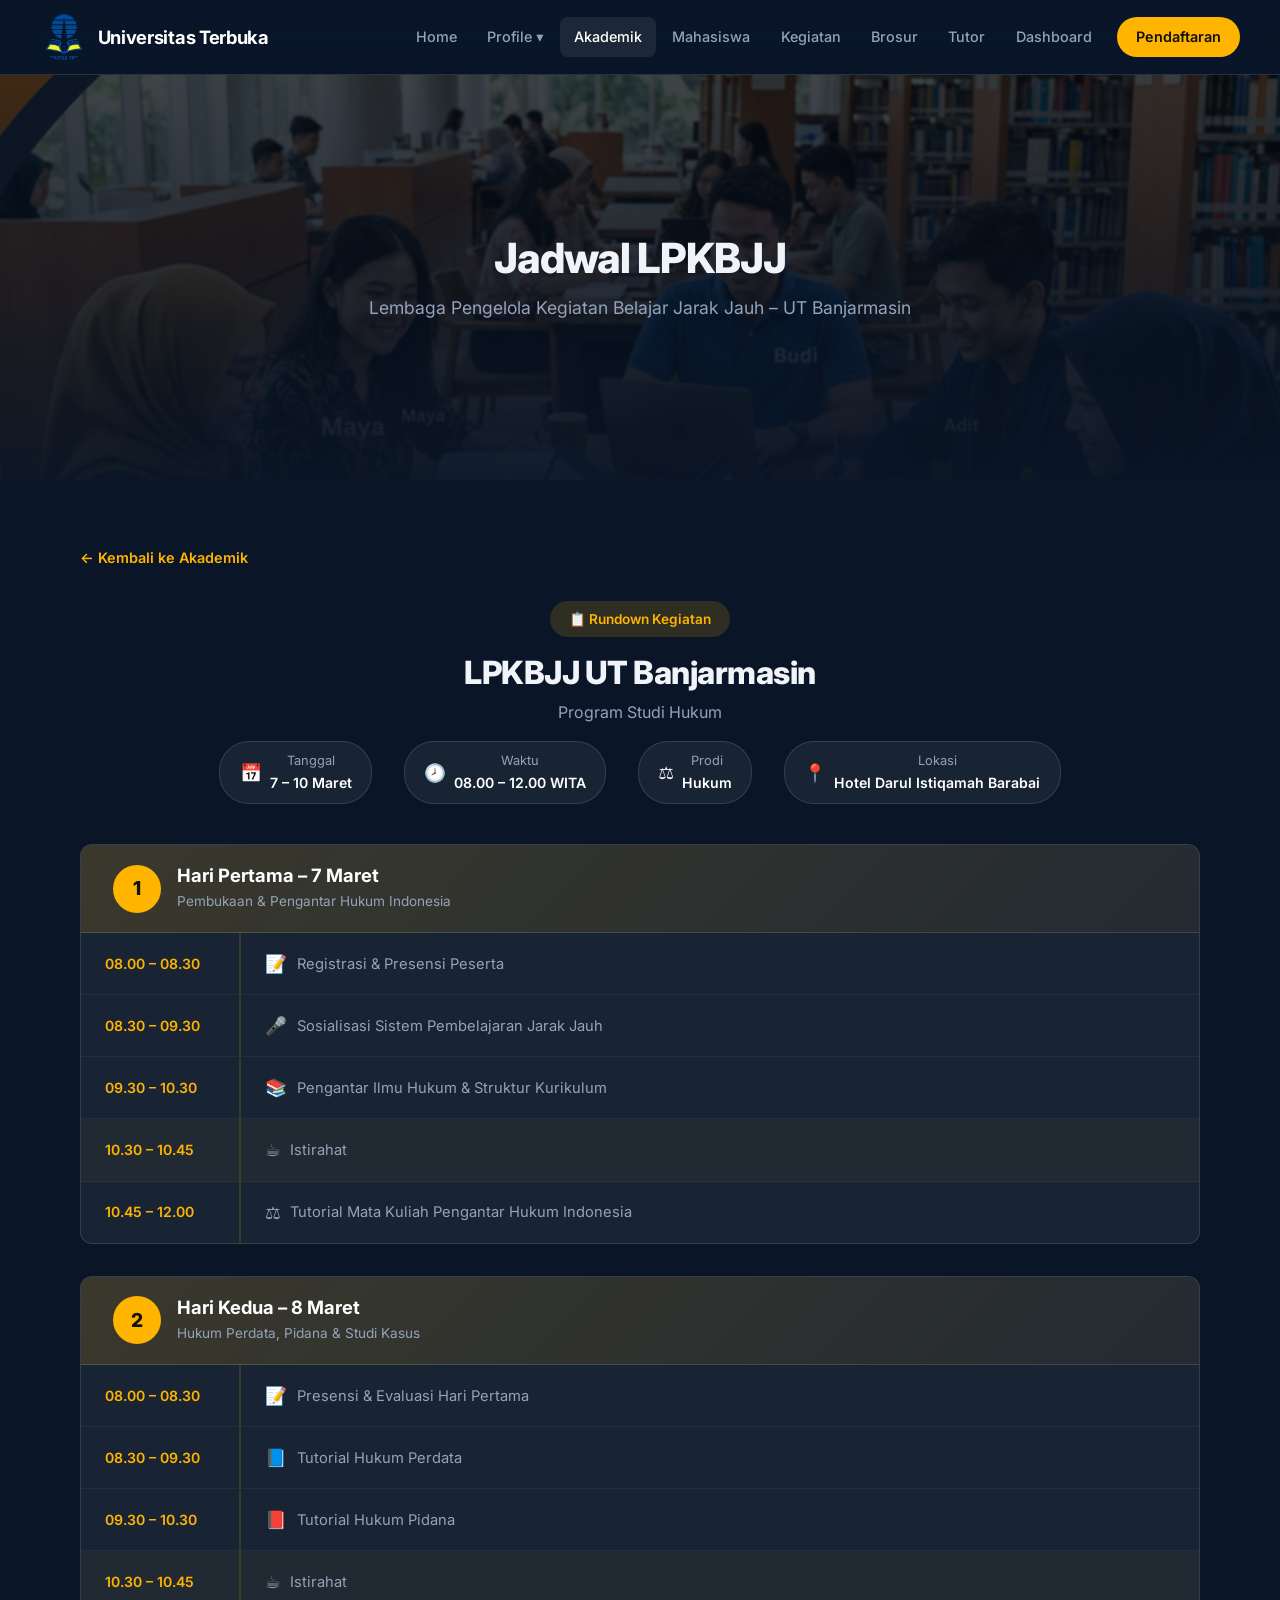
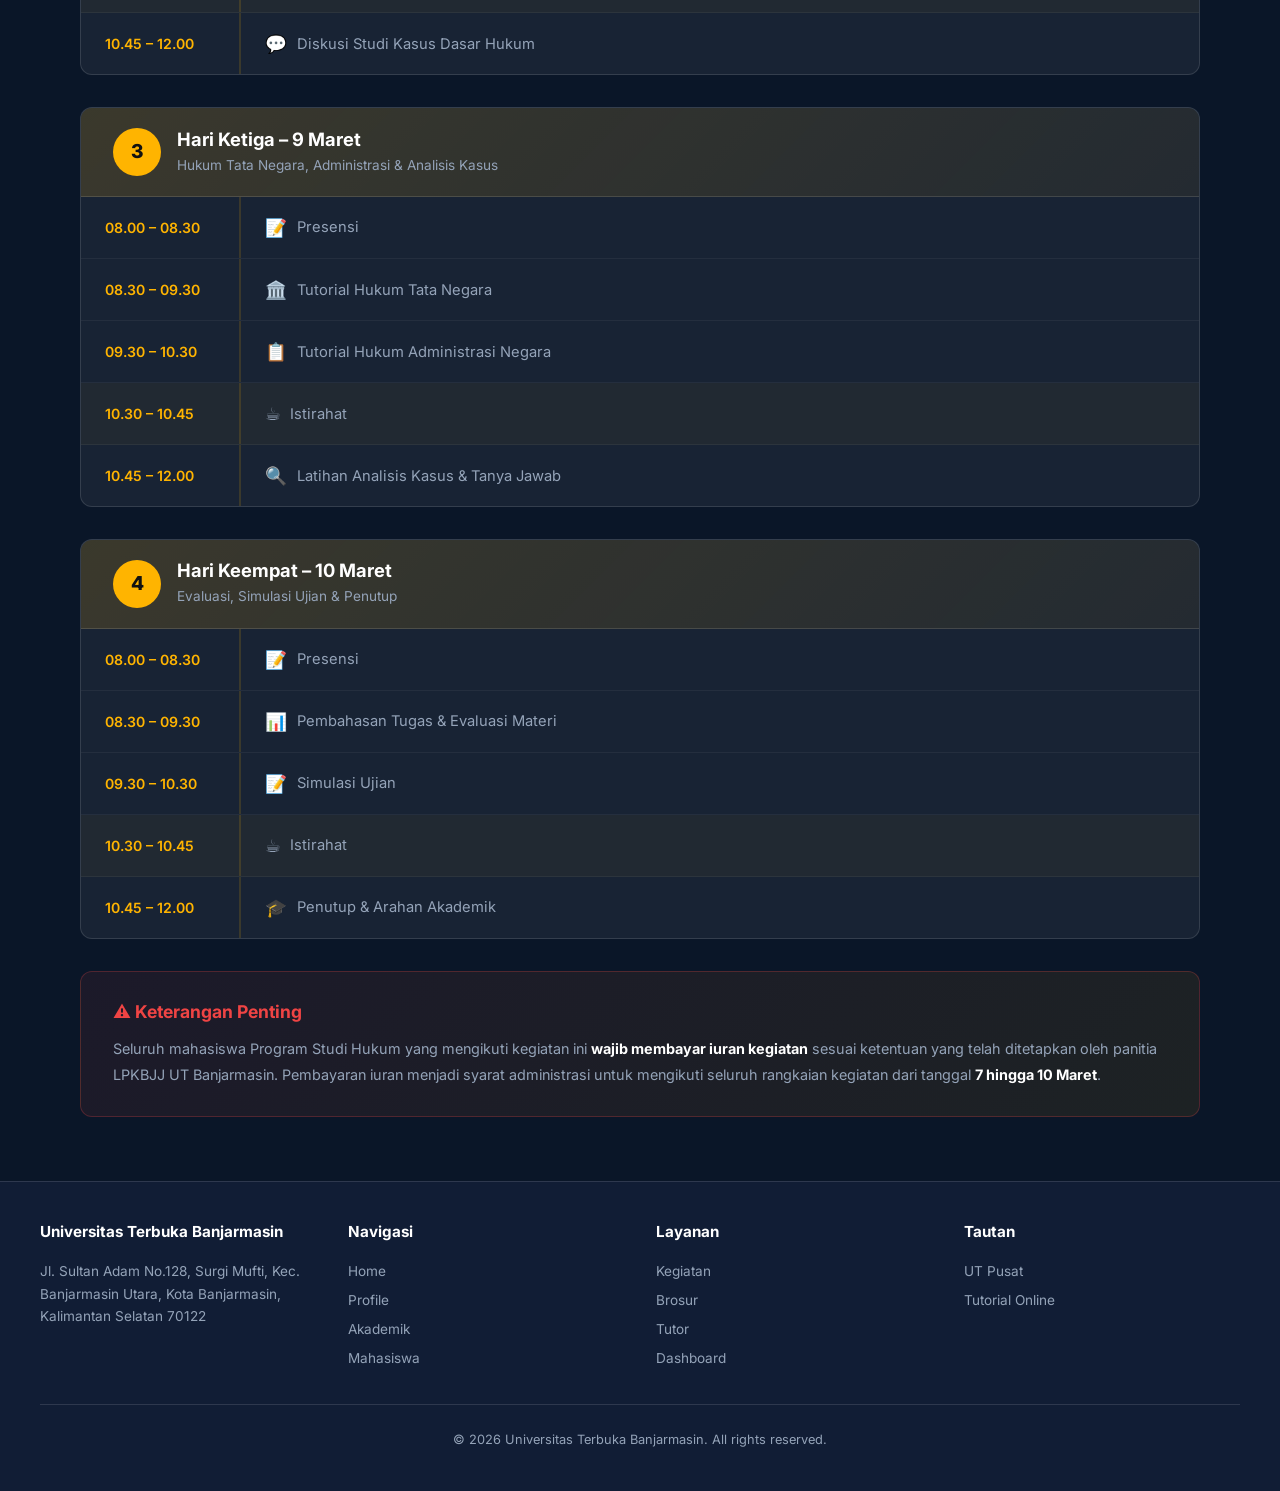
<file: lpkbjj.html>
<!DOCTYPE html>
<html lang="id">

<head>
    <meta charset="UTF-8" />
    <meta name="viewport" content="width=device-width,initial-scale=1.0" />
    <title>Jadwal LPKBJJ – Universitas Terbuka Banjarmasin</title>
    <meta name="description" content="Rundown Kegiatan LPKBJJ UT Banjarmasin – Program Studi Hukum, 7–10 Maret." />
    <link rel="stylesheet" href="style.css" />
    <style>
        /* ===== LPKBJJ-specific styles ===== */
        .schedule-header {
            text-align: center;
            margin-bottom: 2.5rem;
        }

        .schedule-header .badge-large {
            display: inline-block;
            background: rgba(255, 180, 0, 0.15);
            color: var(--accent);
            padding: 0.4rem 1.2rem;
            border-radius: 30px;
            font-size: .85rem;
            font-weight: 600;
            margin-bottom: 1rem;
        }

        .schedule-header h2 {
            font-size: 2rem;
            font-weight: 800;
            letter-spacing: -0.5px;
            margin-bottom: 0.4rem;
        }

        .schedule-meta {
            display: flex;
            gap: 2rem;
            justify-content: center;
            flex-wrap: wrap;
            margin-top: 1rem;
        }

        .schedule-meta .meta-item {
            display: flex;
            align-items: center;
            gap: 0.5rem;
            background: var(--bg-card);
            border: 1px solid var(--glass-border);
            border-radius: 30px;
            padding: 0.5rem 1.2rem;
            font-size: .88rem;
        }

        .schedule-meta .meta-item .icon {
            font-size: 1.1rem;
        }

        .schedule-meta .meta-item .label {
            color: var(--text-secondary);
            font-size: .8rem;
        }

        .schedule-meta .meta-item .value {
            font-weight: 600;
            color: #fff;
        }

        /* Day cards */
        .day-card {
            background: var(--bg-card);
            border: 1px solid var(--glass-border);
            border-radius: var(--radius);
            margin-bottom: 2rem;
            overflow: hidden;
            transition: all .3s;
        }

        .day-card:hover {
            border-color: var(--accent);
            box-shadow: var(--shadow);
        }

        .day-header {
            background: linear-gradient(135deg, rgba(255, 180, 0, 0.15), rgba(255, 180, 0, 0.05));
            padding: 1.2rem 2rem;
            display: flex;
            align-items: center;
            gap: 1rem;
            border-bottom: 1px solid var(--glass-border);
        }

        .day-number {
            width: 48px;
            height: 48px;
            border-radius: 50%;
            background: var(--accent);
            color: #111;
            display: flex;
            align-items: center;
            justify-content: center;
            font-weight: 800;
            font-size: 1.2rem;
            flex-shrink: 0;
        }

        .day-info h3 {
            font-size: 1.15rem;
            font-weight: 700;
            color: #fff;
        }

        .day-info span {
            color: var(--text-secondary);
            font-size: .85rem;
        }

        .day-body {
            padding: 0;
        }

        .schedule-row {
            display: flex;
            align-items: stretch;
            border-bottom: 1px solid rgba(255, 255, 255, 0.05);
            transition: background .2s;
        }

        .schedule-row:last-child {
            border-bottom: none;
        }

        .schedule-row:hover {
            background: var(--glass);
        }

        .schedule-row.break {
            background: rgba(255, 180, 0, 0.04);
        }

        .schedule-time {
            width: 160px;
            padding: 1rem 1.5rem;
            font-size: .88rem;
            font-weight: 600;
            color: var(--accent);
            border-right: 2px solid rgba(255, 180, 0, 0.15);
            flex-shrink: 0;
            display: flex;
            align-items: center;
        }

        .schedule-activity {
            padding: 1rem 1.5rem;
            font-size: .92rem;
            color: var(--text-secondary);
            display: flex;
            align-items: center;
            gap: 0.6rem;
            flex: 1;
        }

        .schedule-activity .activity-icon {
            font-size: 1.1rem;
            flex-shrink: 0;
        }

        /* Notice box */
        .notice-box {
            background: linear-gradient(135deg, rgba(239, 68, 68, 0.08), rgba(255, 180, 0, 0.08));
            border: 1px solid rgba(239, 68, 68, 0.25);
            border-radius: var(--radius);
            padding: 1.8rem 2rem;
            margin-top: 1rem;
        }

        .notice-box h3 {
            color: var(--red);
            font-size: 1.1rem;
            margin-bottom: 0.8rem;
            display: flex;
            align-items: center;
            gap: 0.5rem;
        }

        .notice-box p {
            color: var(--text-secondary);
            font-size: .9rem;
            line-height: 1.8;
        }

        /* Back link */
        .back-link {
            display: inline-flex;
            align-items: center;
            gap: 0.4rem;
            color: var(--accent);
            font-weight: 600;
            font-size: .9rem;
            margin-bottom: 2rem;
            transition: all .2s;
        }

        .back-link:hover {
            gap: 0.7rem;
        }

        @media(max-width:700px) {
            .schedule-time {
                width: 110px;
                padding: 0.8rem 1rem;
                font-size: .8rem;
            }

            .schedule-activity {
                padding: 0.8rem 1rem;
                font-size: .85rem;
            }

            .schedule-meta {
                gap: 0.8rem;
            }
        }
    </style>
</head>

<body>

    <!-- NAVBAR -->
    <header class="navbar">
        <a href="index.html" class="logo"><img src="assets/logo.png" alt="Logo UT" class="logo-img" /><span>Universitas
                Terbuka</span></a>
        <div class="hamburger"><span></span><span></span><span></span></div>
        <nav class="nav-links">
            <a href="index.html" class="nav-item">Home</a>
            <div class="dropdown" id="profile-dropdown">
                <button class="dropdown-toggle">Profile ▾</button>
                <div class="dropdown-content">
                    <a href="profile.html#direktur">Direktur</a><a href="profile.html#visi-misi">Visi & Misi</a>
                    <a href="profile.html#manajer-tata-usaha">Manajer Tata Usaha</a>
                    <a href="profile.html#manajer-marketing">Manajer Marketing & Registrasi</a>
                    <a href="profile.html#manajer-pembelajaran">Manajer Pembelajaran & Ujian</a>
                    <a href="profile.html#struktur-organisasi">Struktur Organisasi</a>
                    <a href="profile.html#ut-pusat">UT Pusat</a><a href="profile.html#akreditasi">Akreditasi
                        Universitas</a>
                </div>
            </div>
            <a href="akademik.html" class="nav-item active">Akademik</a>
            <a href="mahasiswa.html" class="nav-item">Mahasiswa</a>
            <a href="kegiatan.html" class="nav-item">Kegiatan</a>
            <a href="brosur.html" class="nav-item">Brosur</a>
            <a href="tutor.html" class="nav-item">Tutor</a>
            <a href="dashboard.html" class="nav-item">Dashboard</a>
            <a href="https://myut.ut.ac.id/auth/login/v2" class="nav-item cta-nav" target="_blank">Pendaftaran</a>
        </nav>
    </header>

    <!-- BANNER -->
    <section class="page-banner">
        <img src="assets/akademik.png" alt="LPKBJJ" />
        <div class="overlay"></div>
        <div class="banner-text">
            <h1>Jadwal LPKBJJ</h1>
            <p>Lembaga Pengelola Kegiatan Belajar Jarak Jauh – UT Banjarmasin</p>
        </div>
    </section>

    <main>

        <div class="section">
            <a href="akademik.html" class="back-link">← Kembali ke Akademik</a>

            <!-- HEADER -->
            <div class="schedule-header">
                <div class="badge-large">📋 Rundown Kegiatan</div>
                <h2>LPKBJJ UT Banjarmasin</h2>
                <p style="color:var(--text-secondary);font-size:1rem;margin-top:0.3rem;">Program Studi Hukum</p>

                <div class="schedule-meta">
                    <div class="meta-item">
                        <span class="icon">📅</span>
                        <div>
                            <div class="label">Tanggal</div>
                            <div class="value">7 – 10 Maret</div>
                        </div>
                    </div>
                    <div class="meta-item">
                        <span class="icon">🕗</span>
                        <div>
                            <div class="label">Waktu</div>
                            <div class="value">08.00 – 12.00 WITA</div>
                        </div>
                    </div>
                    <div class="meta-item">
                        <span class="icon">⚖️</span>
                        <div>
                            <div class="label">Prodi</div>
                            <div class="value">Hukum</div>
                        </div>
                    </div>
                    <div class="meta-item">
                        <span class="icon">📍</span>
                        <div>
                            <div class="label">Lokasi</div>
                            <div class="value">Hotel Darul Istiqamah Barabai</div>
                        </div>
                    </div>
                </div>
            </div>

            <!-- DAY 1 -->
            <div class="day-card">
                <div class="day-header">
                    <div class="day-number">1</div>
                    <div class="day-info">
                        <h3>Hari Pertama – 7 Maret</h3>
                        <span>Pembukaan & Pengantar Hukum Indonesia</span>
                    </div>
                </div>
                <div class="day-body">
                    <div class="schedule-row">
                        <div class="schedule-time">08.00 – 08.30</div>
                        <div class="schedule-activity">
                            <span class="activity-icon">📝</span> Registrasi & Presensi Peserta
                        </div>
                    </div>
                    <div class="schedule-row">
                        <div class="schedule-time">08.30 – 09.30</div>
                        <div class="schedule-activity">
                            <span class="activity-icon">🎤</span> Sosialisasi Sistem Pembelajaran Jarak Jauh
                        </div>
                    </div>
                    <div class="schedule-row">
                        <div class="schedule-time">09.30 – 10.30</div>
                        <div class="schedule-activity">
                            <span class="activity-icon">📚</span> Pengantar Ilmu Hukum & Struktur Kurikulum
                        </div>
                    </div>
                    <div class="schedule-row break">
                        <div class="schedule-time">10.30 – 10.45</div>
                        <div class="schedule-activity">
                            <span class="activity-icon">☕</span> Istirahat
                        </div>
                    </div>
                    <div class="schedule-row">
                        <div class="schedule-time">10.45 – 12.00</div>
                        <div class="schedule-activity">
                            <span class="activity-icon">⚖️</span> Tutorial Mata Kuliah Pengantar Hukum Indonesia
                        </div>
                    </div>
                </div>
            </div>

            <!-- DAY 2 -->
            <div class="day-card">
                <div class="day-header">
                    <div class="day-number">2</div>
                    <div class="day-info">
                        <h3>Hari Kedua – 8 Maret</h3>
                        <span>Hukum Perdata, Pidana & Studi Kasus</span>
                    </div>
                </div>
                <div class="day-body">
                    <div class="schedule-row">
                        <div class="schedule-time">08.00 – 08.30</div>
                        <div class="schedule-activity">
                            <span class="activity-icon">📝</span> Presensi & Evaluasi Hari Pertama
                        </div>
                    </div>
                    <div class="schedule-row">
                        <div class="schedule-time">08.30 – 09.30</div>
                        <div class="schedule-activity">
                            <span class="activity-icon">📘</span> Tutorial Hukum Perdata
                        </div>
                    </div>
                    <div class="schedule-row">
                        <div class="schedule-time">09.30 – 10.30</div>
                        <div class="schedule-activity">
                            <span class="activity-icon">📕</span> Tutorial Hukum Pidana
                        </div>
                    </div>
                    <div class="schedule-row break">
                        <div class="schedule-time">10.30 – 10.45</div>
                        <div class="schedule-activity">
                            <span class="activity-icon">☕</span> Istirahat
                        </div>
                    </div>
                    <div class="schedule-row">
                        <div class="schedule-time">10.45 – 12.00</div>
                        <div class="schedule-activity">
                            <span class="activity-icon">💬</span> Diskusi Studi Kasus Dasar Hukum
                        </div>
                    </div>
                </div>
            </div>

            <!-- DAY 3 -->
            <div class="day-card">
                <div class="day-header">
                    <div class="day-number">3</div>
                    <div class="day-info">
                        <h3>Hari Ketiga – 9 Maret</h3>
                        <span>Hukum Tata Negara, Administrasi & Analisis Kasus</span>
                    </div>
                </div>
                <div class="day-body">
                    <div class="schedule-row">
                        <div class="schedule-time">08.00 – 08.30</div>
                        <div class="schedule-activity">
                            <span class="activity-icon">📝</span> Presensi
                        </div>
                    </div>
                    <div class="schedule-row">
                        <div class="schedule-time">08.30 – 09.30</div>
                        <div class="schedule-activity">
                            <span class="activity-icon">🏛️</span> Tutorial Hukum Tata Negara
                        </div>
                    </div>
                    <div class="schedule-row">
                        <div class="schedule-time">09.30 – 10.30</div>
                        <div class="schedule-activity">
                            <span class="activity-icon">📋</span> Tutorial Hukum Administrasi Negara
                        </div>
                    </div>
                    <div class="schedule-row break">
                        <div class="schedule-time">10.30 – 10.45</div>
                        <div class="schedule-activity">
                            <span class="activity-icon">☕</span> Istirahat
                        </div>
                    </div>
                    <div class="schedule-row">
                        <div class="schedule-time">10.45 – 12.00</div>
                        <div class="schedule-activity">
                            <span class="activity-icon">🔍</span> Latihan Analisis Kasus & Tanya Jawab
                        </div>
                    </div>
                </div>
            </div>

            <!-- DAY 4 -->
            <div class="day-card">
                <div class="day-header">
                    <div class="day-number">4</div>
                    <div class="day-info">
                        <h3>Hari Keempat – 10 Maret</h3>
                        <span>Evaluasi, Simulasi Ujian & Penutup</span>
                    </div>
                </div>
                <div class="day-body">
                    <div class="schedule-row">
                        <div class="schedule-time">08.00 – 08.30</div>
                        <div class="schedule-activity">
                            <span class="activity-icon">📝</span> Presensi
                        </div>
                    </div>
                    <div class="schedule-row">
                        <div class="schedule-time">08.30 – 09.30</div>
                        <div class="schedule-activity">
                            <span class="activity-icon">📊</span> Pembahasan Tugas & Evaluasi Materi
                        </div>
                    </div>
                    <div class="schedule-row">
                        <div class="schedule-time">09.30 – 10.30</div>
                        <div class="schedule-activity">
                            <span class="activity-icon">📝</span> Simulasi Ujian
                        </div>
                    </div>
                    <div class="schedule-row break">
                        <div class="schedule-time">10.30 – 10.45</div>
                        <div class="schedule-activity">
                            <span class="activity-icon">☕</span> Istirahat
                        </div>
                    </div>
                    <div class="schedule-row">
                        <div class="schedule-time">10.45 – 12.00</div>
                        <div class="schedule-activity">
                            <span class="activity-icon">🎓</span> Penutup & Arahan Akademik
                        </div>
                    </div>
                </div>
            </div>

            <!-- KETERANGAN -->
            <div class="notice-box">
                <h3>⚠️ Keterangan Penting</h3>
                <p>Seluruh mahasiswa Program Studi Hukum yang mengikuti kegiatan ini <strong style="color:#fff;">wajib
                        membayar iuran kegiatan</strong> sesuai ketentuan yang telah
                    ditetapkan oleh panitia LPKBJJ UT Banjarmasin. Pembayaran iuran menjadi syarat administrasi
                    untuk mengikuti seluruh rangkaian kegiatan dari tanggal <strong style="color:#fff;">7 hingga
                        10 Maret</strong>.</p>
            </div>
        </div>

    </main>

    <!-- FOOTER -->
    <footer class="footer">
        <div class="footer-grid">
            <div class="footer-col">
                <h4>Universitas Terbuka Banjarmasin</h4>
                <p>Jl. Sultan Adam No.128, Surgi Mufti, Kec. Banjarmasin Utara, Kota Banjarmasin, Kalimantan Selatan
                    70122</p>
            </div>
            <div class="footer-col">
                <h4>Navigasi</h4>
                <a href="index.html">Home</a><a href="profile.html">Profile</a>
                <a href="akademik.html">Akademik</a><a href="mahasiswa.html">Mahasiswa</a>
            </div>
            <div class="footer-col">
                <h4>Layanan</h4>
                <a href="kegiatan.html">Kegiatan</a><a href="brosur.html">Brosur</a>
                <a href="tutor.html">Tutor</a><a href="dashboard.html">Dashboard</a>
            </div>
            <div class="footer-col">
                <h4>Tautan</h4>
                <a href="https://www.ut.ac.id" target="_blank">UT Pusat</a>
                <a href="https://elearning.ut.ac.id/" target="_blank">Tutorial Online</a>
            </div>
        </div>
        <div class="footer-bottom">&copy; 2026 Universitas Terbuka Banjarmasin. All rights reserved.</div>
    </footer>
    <script src="script.js"></script>
</body>

</html>
</file>
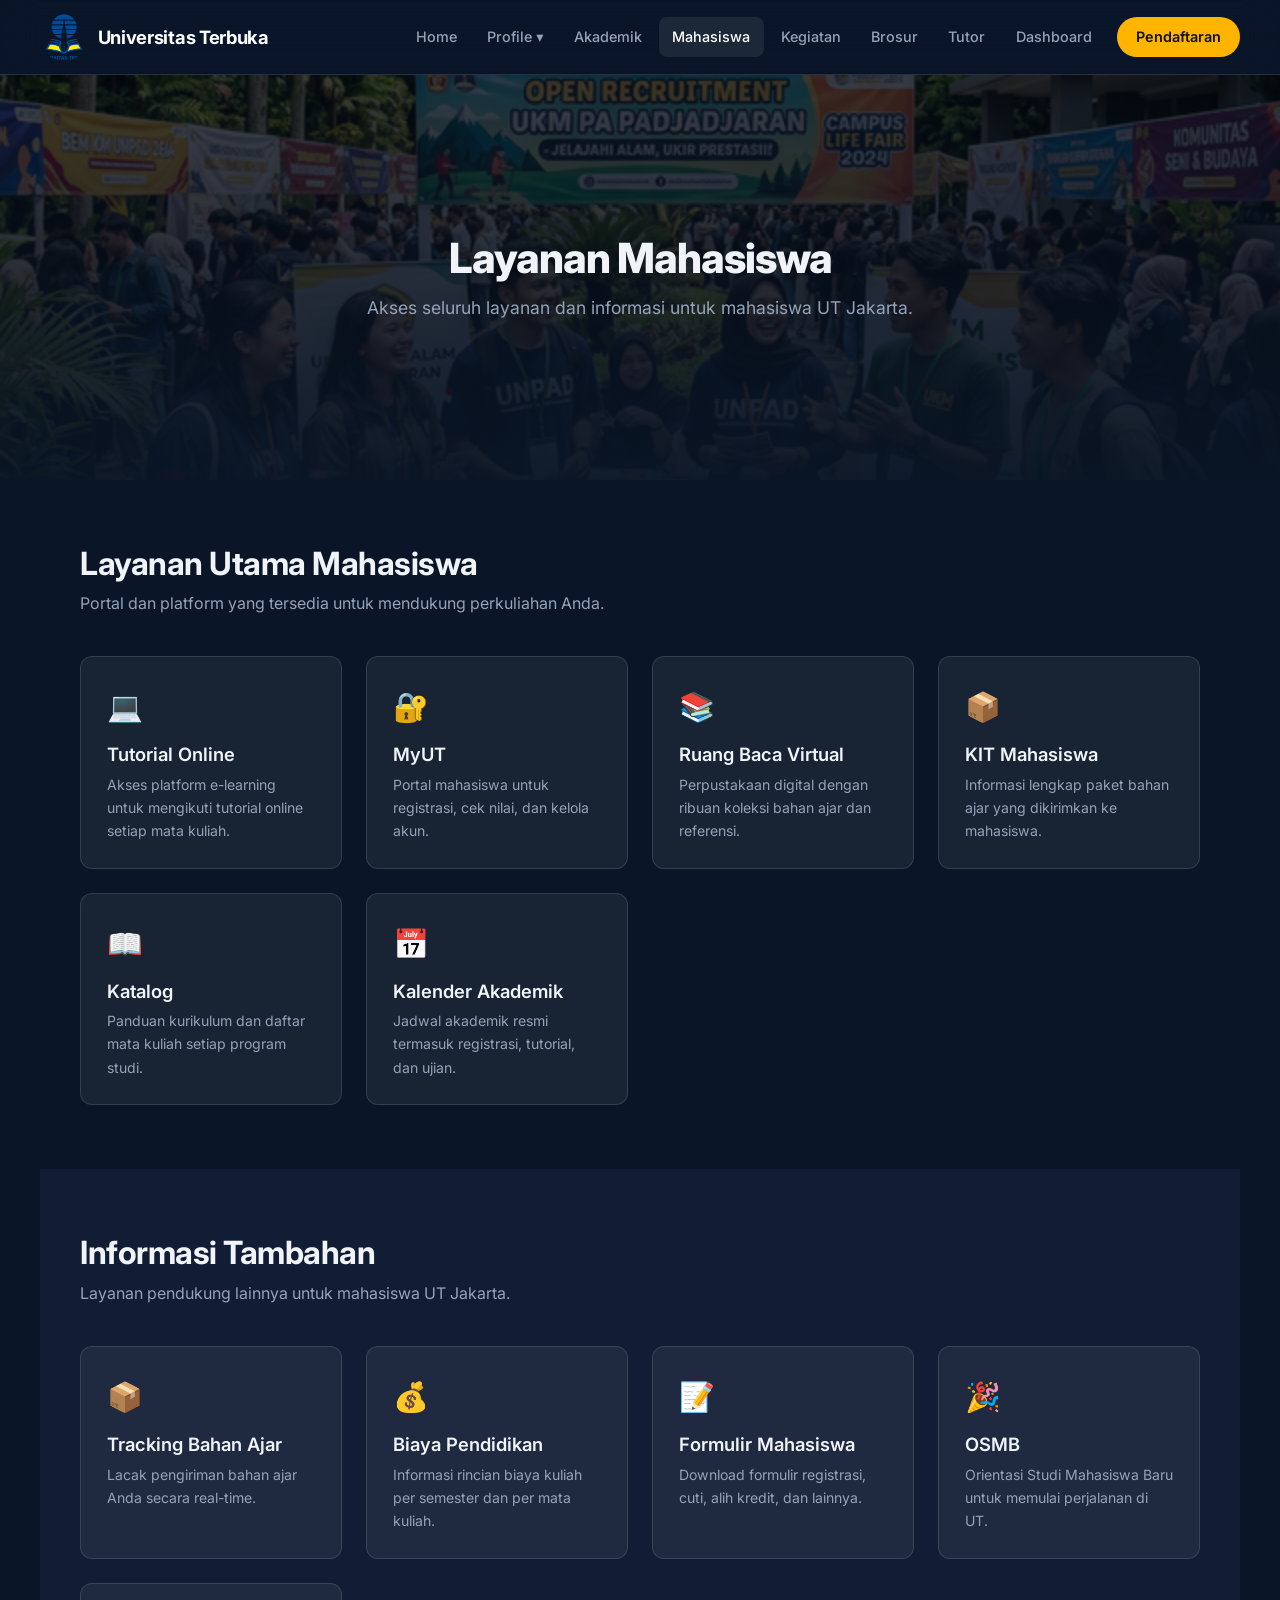
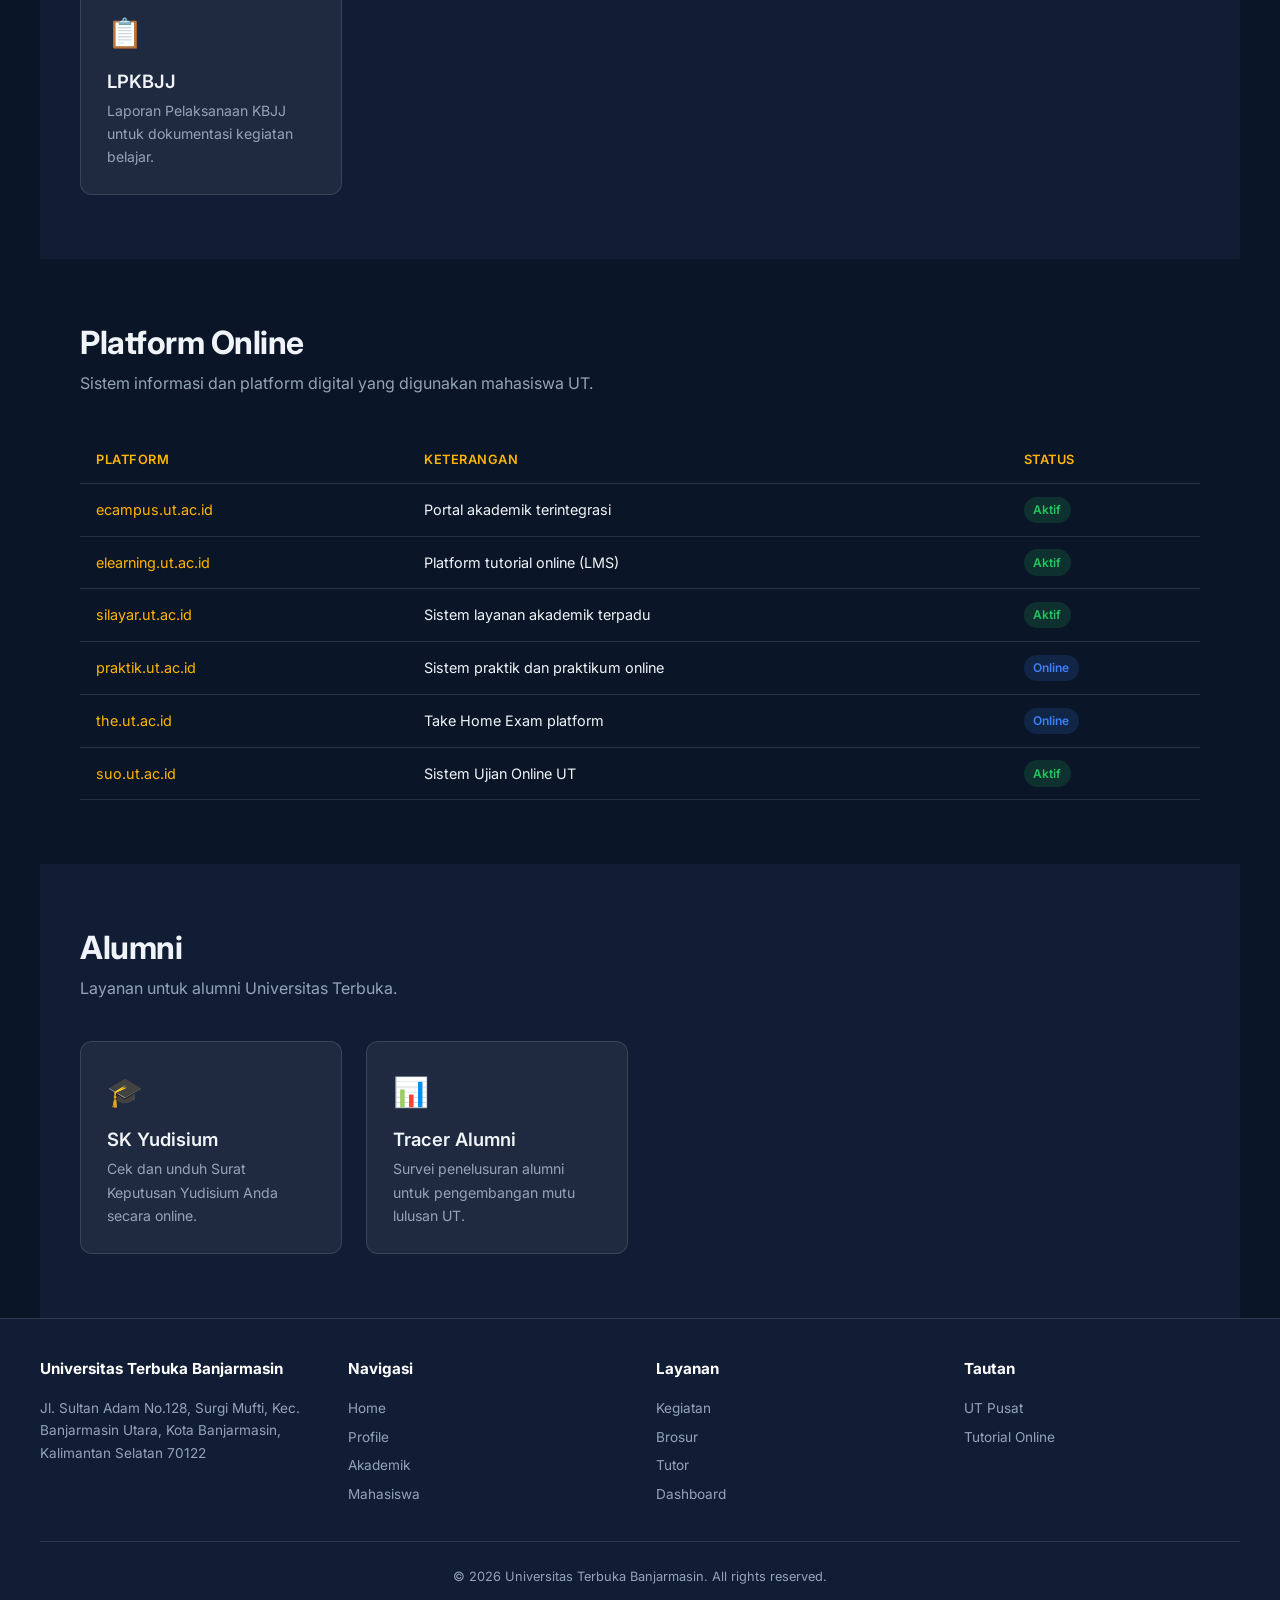
<file: mahasiswa.html>
<!DOCTYPE html>
<html lang="id">

<head>
    <meta charset="UTF-8" />
    <meta name="viewport" content="width=device-width,initial-scale=1.0" />
    <title>Mahasiswa – Universitas Terbuka Jakarta</title>
    <meta name="description" content="Informasi dan layanan mahasiswa Universitas Terbuka Jakarta." />
    <link rel="stylesheet" href="style.css" />
</head>

<body>

    <header class="navbar">
        <a href="index.html" class="logo"><img src="assets/logo.png" alt="Logo UT" class="logo-img" /><span>Universitas
                Terbuka</span></a>
        <div class="hamburger"><span></span><span></span><span></span></div>
        <nav class="nav-links">
            <a href="index.html" class="nav-item">Home</a>
            <div class="dropdown" id="profile-dropdown"><button class="dropdown-toggle">Profile ▾</button>
                <div class="dropdown-content">
                    <a href="profile.html#direktur">Direktur</a><a href="profile.html#visi-misi">Visi & Misi</a>
                    <a href="profile.html#manajer-tata-usaha">Manajer Tata Usaha</a>
                    <a href="profile.html#manajer-marketing">Manajer Marketing & Registrasi</a>
                    <a href="profile.html#manajer-pembelajaran">Manajer Pembelajaran & Ujian</a>
                    <a href="profile.html#struktur-organisasi">Struktur Organisasi</a>
                    <a href="profile.html#ut-pusat">UT Pusat</a><a href="profile.html#akreditasi">Akreditasi
                        Universitas</a>
                </div>
            </div>
            <a href="akademik.html" class="nav-item">Akademik</a>
            <a href="mahasiswa.html" class="nav-item active">Mahasiswa</a>
            <a href="kegiatan.html" class="nav-item">Kegiatan</a>
            <a href="brosur.html" class="nav-item">Brosur</a>
            <a href="tutor.html" class="nav-item">Tutor</a>
            <a href="dashboard.html" class="nav-item">Dashboard</a>
            <a href="https://myut.ut.ac.id/auth/login/v2" class="nav-item cta-nav" target="_blank">Pendaftaran</a>
        </nav>
    </header>

    <section class="page-banner">
        <img src="assets/activity.png" alt="Mahasiswa" />
        <div class="overlay"></div>
        <div class="banner-text">
            <h1>Layanan Mahasiswa</h1>
            <p>Akses seluruh layanan dan informasi untuk mahasiswa UT Jakarta.</p>
        </div>
    </section>

    <main>

        <!-- LAYANAN UTAMA -->
        <div class="section">
            <h2 class="section-title">Layanan Utama Mahasiswa</h2>
            <p class="section-subtitle">Portal dan platform yang tersedia untuk mendukung perkuliahan Anda.</p>
            <div class="card-grid">
                <a href="https://elearning.ut.ac.id/" target="_blank" class="card">
                    <div class="card-icon">💻</div>
                    <h3>Tutorial Online</h3>
                    <p>Akses platform e-learning untuk mengikuti tutorial online setiap mata kuliah.</p>
                </a>
                <a href="https://myut.ut.ac.id/auth/login/v2" target="_blank" class="card">
                    <div class="card-icon">🔐</div>
                    <h3>MyUT</h3>
                    <p>Portal mahasiswa untuk registrasi, cek nilai, dan kelola akun.</p>
                </a>
                <a href="https://pustaka.ut.ac.id/lib/ruangbaca/" target="_blank" class="card">
                    <div class="card-icon">📚</div>
                    <h3>Ruang Baca Virtual</h3>
                    <p>Perpustakaan digital dengan ribuan koleksi bahan ajar dan referensi.</p>
                </a>
                <a href="https://www.ut.ac.id/kit-mahasiswa/" target="_blank" class="card">
                    <div class="card-icon">📦</div>
                    <h3>KIT Mahasiswa</h3>
                    <p>Informasi lengkap paket bahan ajar yang dikirimkan ke mahasiswa.</p>
                </a>
                <a href="https://www.ut.ac.id/katalog/" target="_blank" class="card">
                    <div class="card-icon">📖</div>
                    <h3>Katalog</h3>
                    <p>Panduan kurikulum dan daftar mata kuliah setiap program studi.</p>
                </a>
                <a href="https://www.ut.ac.id/kalender-akademik/" target="_blank" class="card">
                    <div class="card-icon">📅</div>
                    <h3>Kalender Akademik</h3>
                    <p>Jadwal akademik resmi termasuk registrasi, tutorial, dan ujian.</p>
                </a>
            </div>
        </div>

        <!-- INFORMASI TAMBAHAN -->
        <div class="section section-dark" style="background:var(--bg-secondary);">
            <h2 class="section-title">Informasi Tambahan</h2>
            <p class="section-subtitle">Layanan pendukung lainnya untuk mahasiswa UT Jakarta.</p>
            <div class="card-grid">
                <a href="https://myut.ut.ac.id/beranda/lacak-bahan-ajar" target="_blank" class="card">
                    <div class="card-icon">📦</div>
                    <h3>Tracking Bahan Ajar</h3>
                    <p>Lacak pengiriman bahan ajar Anda secara real-time.</p>
                </a>
                <a href="https://www.ut.ac.id/biaya-pendidikan/" target="_blank" class="card">
                    <div class="card-icon">💰</div>
                    <h3>Biaya Pendidikan</h3>
                    <p>Informasi rincian biaya kuliah per semester dan per mata kuliah.</p>
                </a>
                <a href="https://www.ut.ac.id/formulir/" target="_blank" class="card">
                    <div class="card-icon">📝</div>
                    <h3>Formulir Mahasiswa</h3>
                    <p>Download formulir registrasi, cuti, alih kredit, dan lainnya.</p>
                </a>
                <a href="https://www.ut.ac.id/orientasi-studi-mahasiswa-baru-osmb/" target="_blank" class="card">
                    <div class="card-icon">🎉</div>
                    <h3>OSMB</h3>
                    <p>Orientasi Studi Mahasiswa Baru untuk memulai perjalanan di UT.</p>
                </a>
                <a href="https://www.ut.ac.id/lpkbjj/" target="_blank" class="card">
                    <div class="card-icon">📋</div>
                    <h3>LPKBJJ</h3>
                    <p>Laporan Pelaksanaan KBJJ untuk dokumentasi kegiatan belajar.</p>
                </a>
            </div>
        </div>

        <!-- PLATFORM ONLINE -->
        <div class="section">
            <h2 class="section-title">Platform Online</h2>
            <p class="section-subtitle">Sistem informasi dan platform digital yang digunakan mahasiswa UT.</p>
            <table class="styled-table">
                <thead>
                    <tr>
                        <th>Platform</th>
                        <th>Keterangan</th>
                        <th>Status</th>
                    </tr>
                </thead>
                <tbody>
                    <tr>
                        <td><a href="https://ecampus.ut.ac.id" target="_blank"
                                style="color:var(--accent);">ecampus.ut.ac.id</a></td>
                        <td>Portal akademik terintegrasi</td>
                        <td><span class="badge badge-green">Aktif</span></td>
                    </tr>
                    <tr>
                        <td><a href="https://elearning.ut.ac.id/" target="_blank"
                                style="color:var(--accent);">elearning.ut.ac.id</a></td>
                        <td>Platform tutorial online (LMS)</td>
                        <td><span class="badge badge-green">Aktif</span></td>
                    </tr>
                    <tr>
                        <td><a href="https://silayar.ut.ac.id/" target="_blank"
                                style="color:var(--accent);">silayar.ut.ac.id</a></td>
                        <td>Sistem layanan akademik terpadu</td>
                        <td><span class="badge badge-green">Aktif</span></td>
                    </tr>
                    <tr>
                        <td><a href="https://praktik.ut.ac.id/custom_login" target="_blank"
                                style="color:var(--accent);">praktik.ut.ac.id</a></td>
                        <td>Sistem praktik dan praktikum online</td>
                        <td><span class="badge badge-blue">Online</span></td>
                    </tr>
                    <tr>
                        <td><a href="https://the.ut.ac.id/" target="_blank"
                                style="color:var(--accent);">the.ut.ac.id</a></td>
                        <td>Take Home Exam platform</td>
                        <td><span class="badge badge-blue">Online</span></td>
                    </tr>
                    <tr>
                        <td><a href="https://suo.ut.ac.id/uoui/#/" target="_blank"
                                style="color:var(--accent);">suo.ut.ac.id</a></td>
                        <td>Sistem Ujian Online UT</td>
                        <td><span class="badge badge-green">Aktif</span></td>
                    </tr>
                </tbody>
            </table>
        </div>

        <!-- ALUMNI -->
        <div class="section section-dark" style="background:var(--bg-secondary);">
            <h2 class="section-title">Alumni</h2>
            <p class="section-subtitle">Layanan untuk alumni Universitas Terbuka.</p>
            <div class="card-grid">
                <a href="https://aksi.ut.ac.id/alumni" target="_blank" class="card">
                    <div class="card-icon">🎓</div>
                    <h3>SK Yudisium</h3>
                    <p>Cek dan unduh Surat Keputusan Yudisium Anda secara online.</p>
                </a>
                <a href="https://tracer.ut.ac.id/tracer" target="_blank" class="card">
                    <div class="card-icon">📊</div>
                    <h3>Tracer Alumni</h3>
                    <p>Survei penelusuran alumni untuk pengembangan mutu lulusan UT.</p>
                </a>
            </div>
        </div>

    </main>

    <footer class="footer">
        <div class="footer-grid">
            <div class="footer-col">
                <h4>Universitas Terbuka Banjarmasin</h4>
                <p>Jl. Sultan Adam No.128, Surgi Mufti, Kec. Banjarmasin Utara, Kota Banjarmasin, Kalimantan Selatan
                    70122</p>
            </div>
            <div class="footer-col">
                <h4>Navigasi</h4><a href="index.html">Home</a><a href="profile.html">Profile</a><a
                    href="akademik.html">Akademik</a><a href="mahasiswa.html">Mahasiswa</a>
            </div>
            <div class="footer-col">
                <h4>Layanan</h4><a href="kegiatan.html">Kegiatan</a><a href="brosur.html">Brosur</a><a
                    href="tutor.html">Tutor</a><a href="dashboard.html">Dashboard</a>
            </div>
            <div class="footer-col">
                <h4>Tautan</h4><a href="https://www.ut.ac.id" target="_blank">UT Pusat</a><a
                    href="https://elearning.ut.ac.id/" target="_blank">Tutorial Online</a>
            </div>
        </div>
        <div class="footer-bottom">&copy; 2026 Universitas Terbuka Banjarmasin. All rights reserved.</div>
    </footer>
    <script src="script.js"></script>
</body>

</html>
</file>
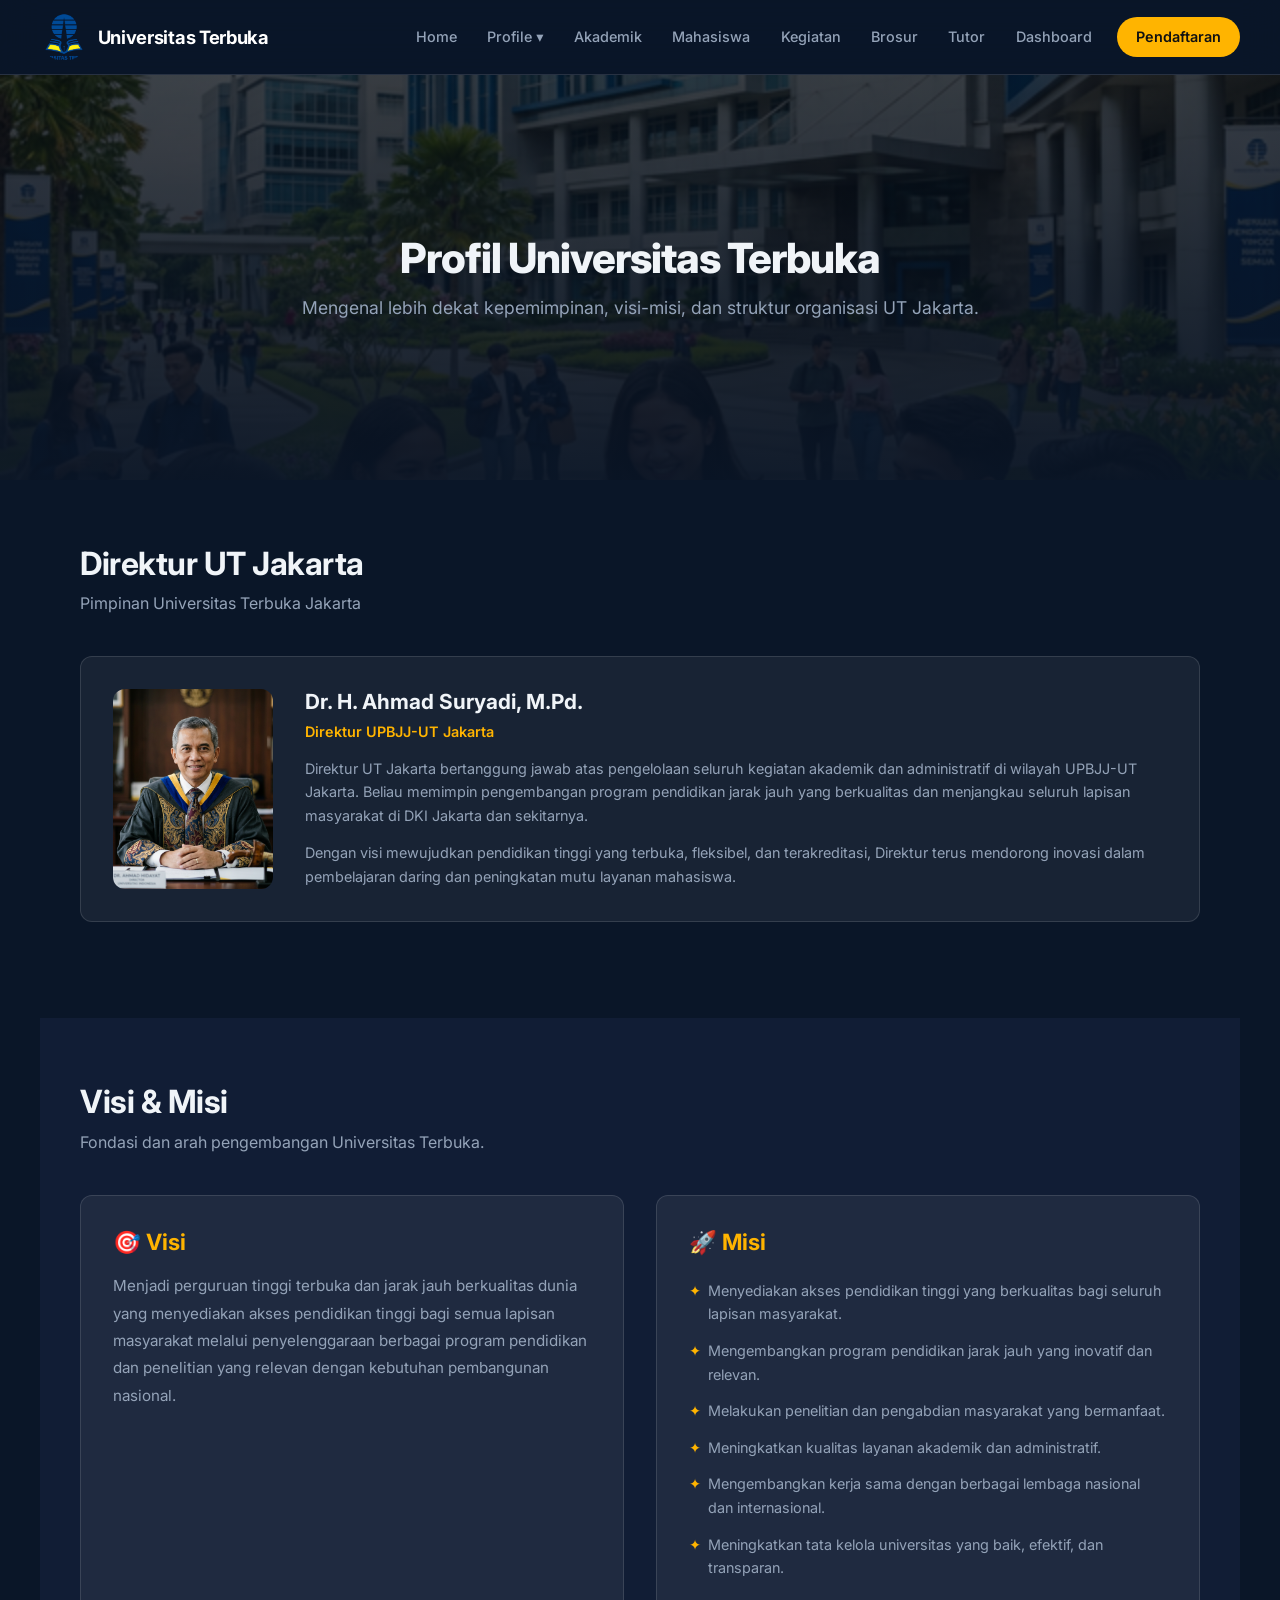
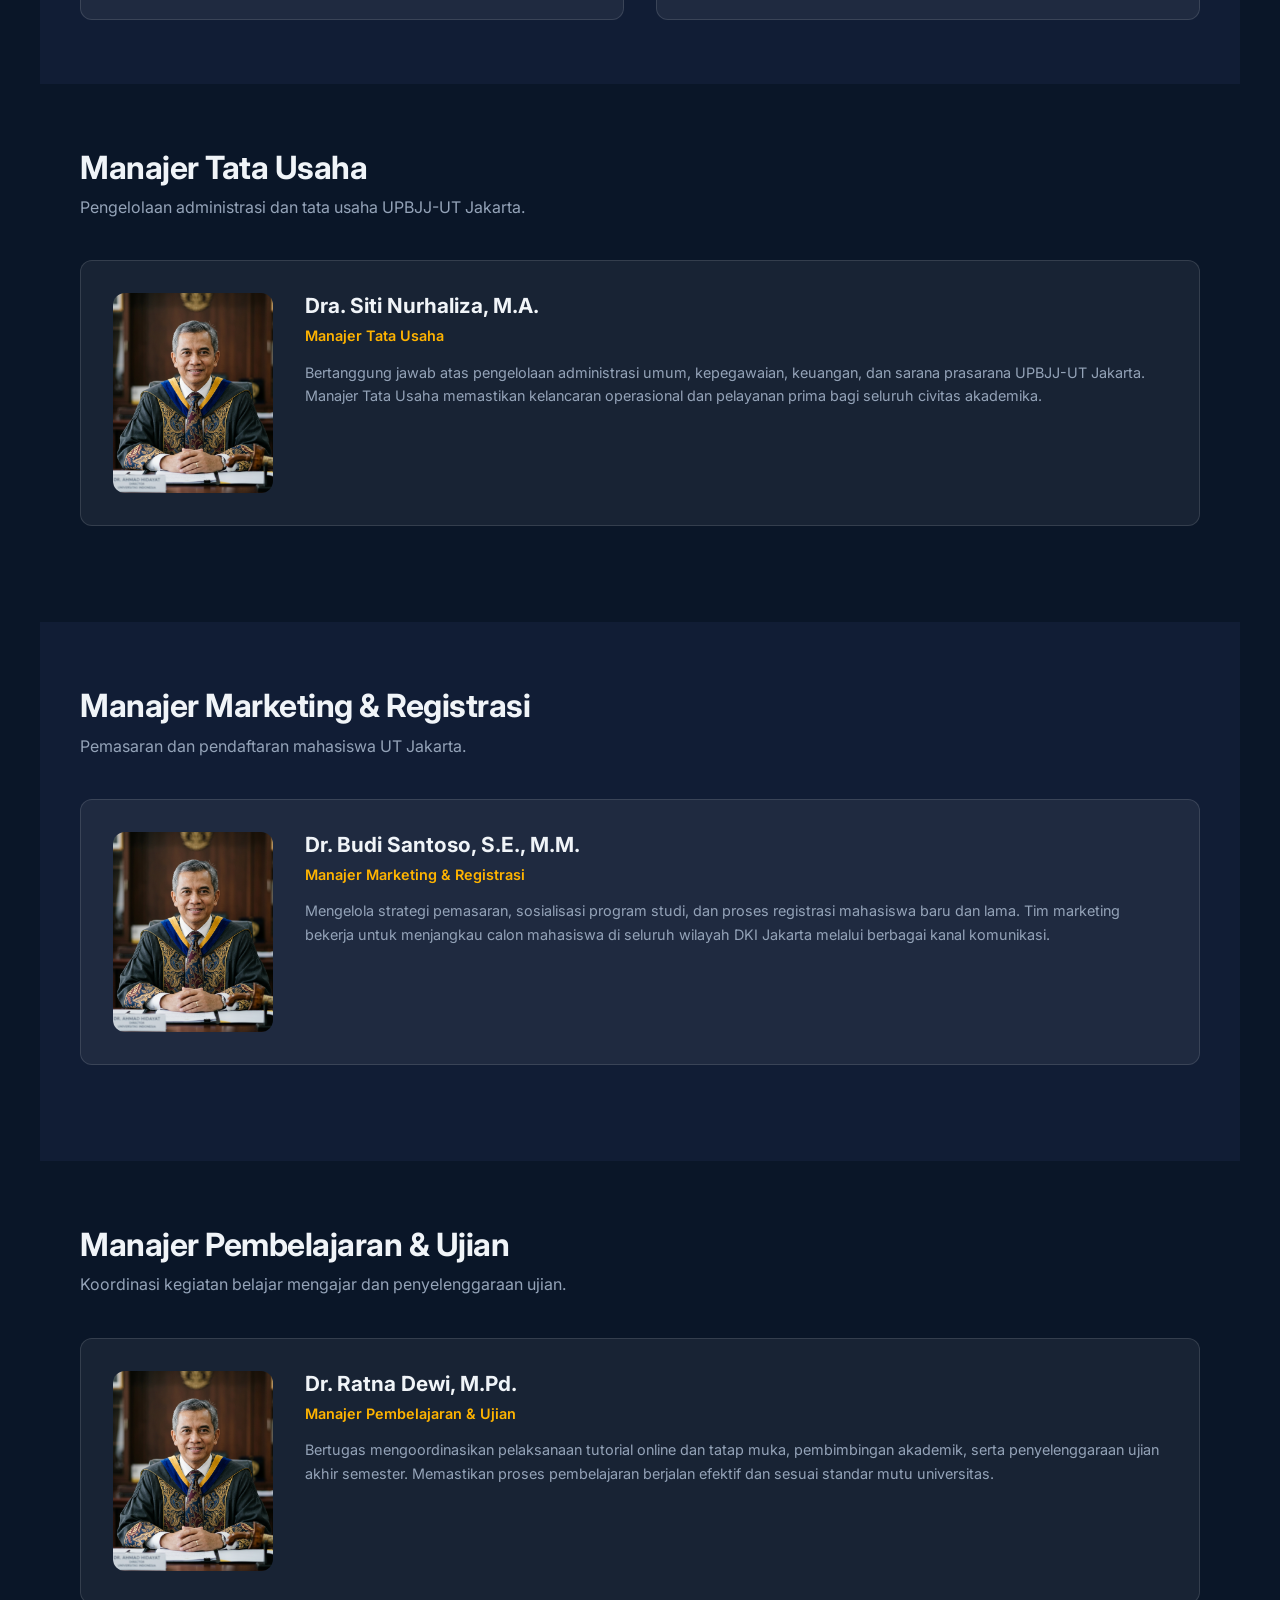
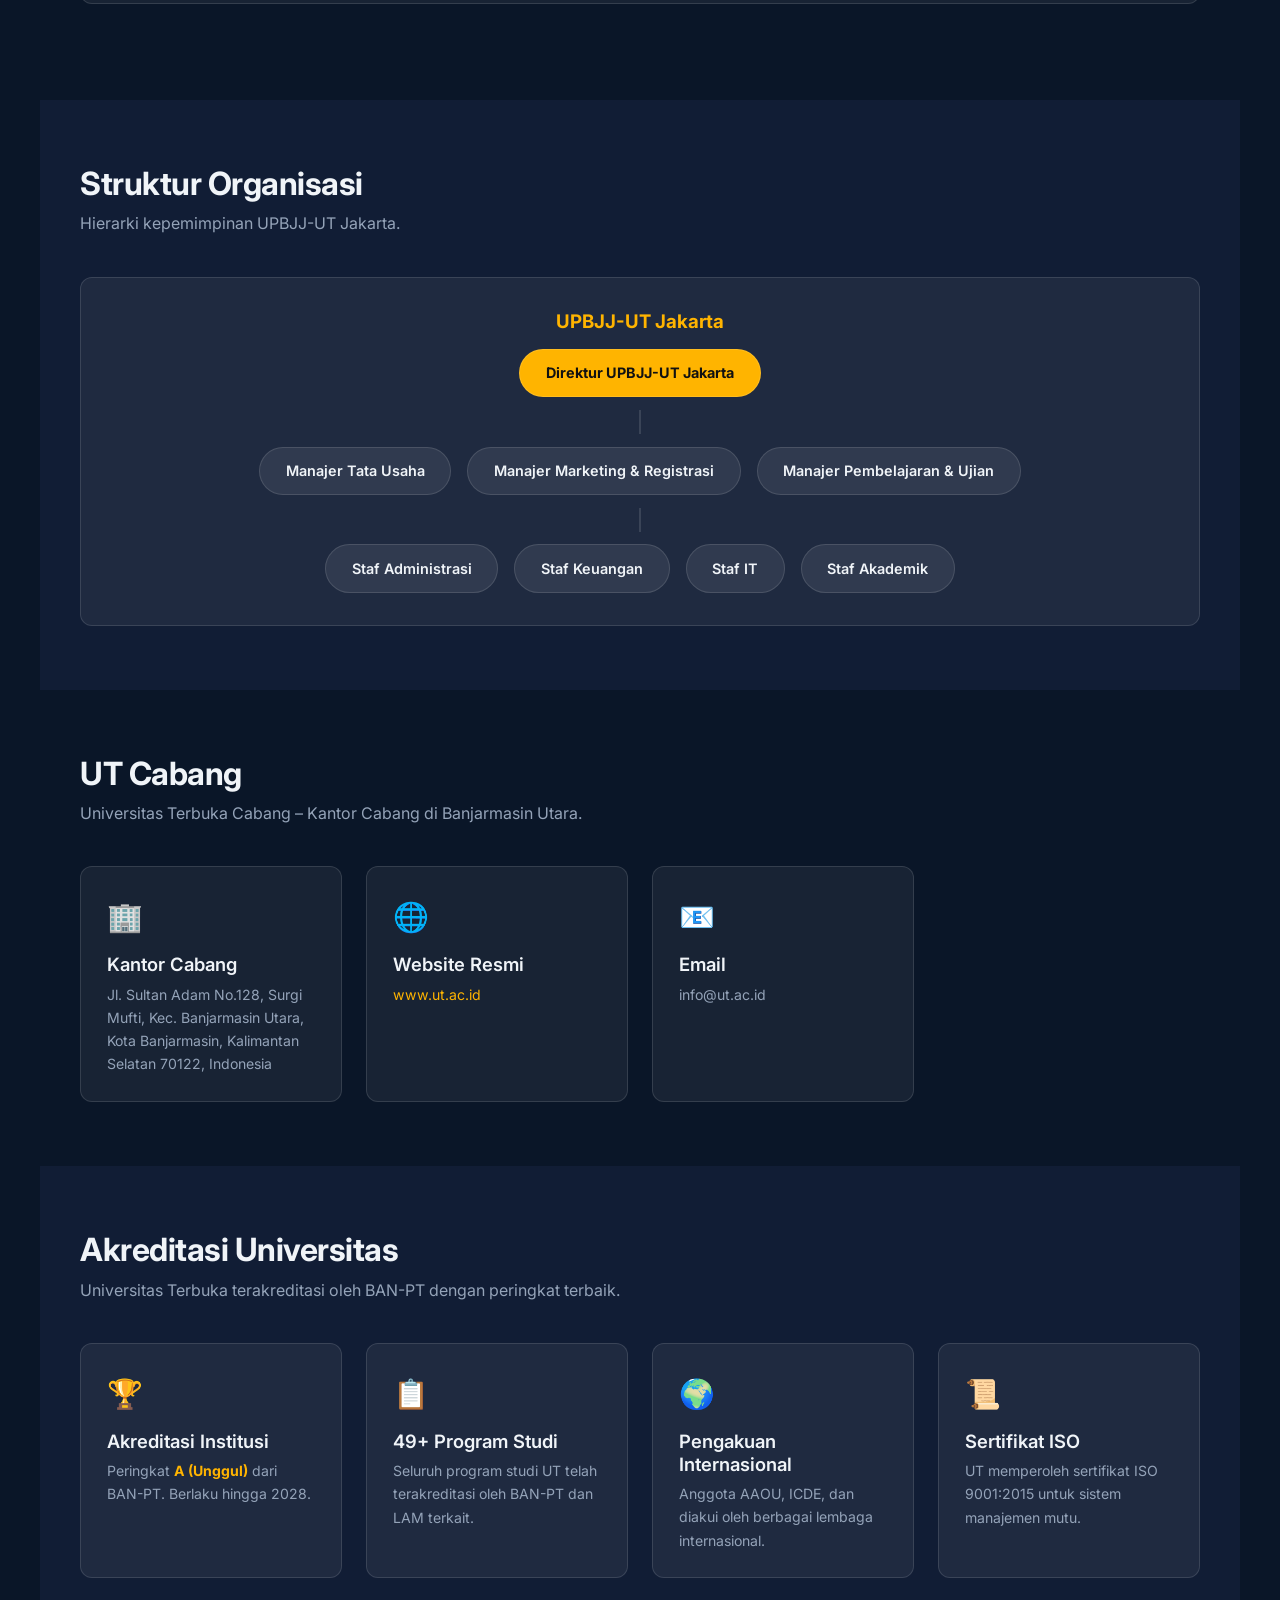
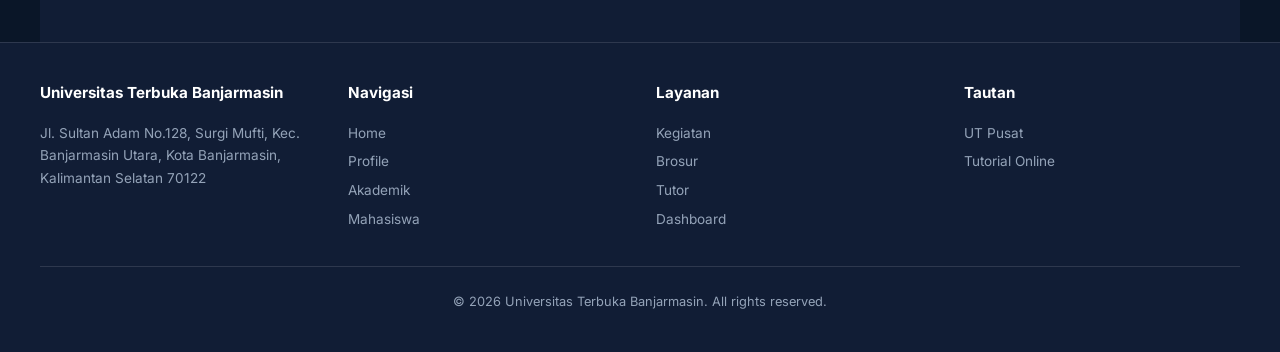
<file: profile.html>
<!DOCTYPE html>
<html lang="id">

<head>
    <meta charset="UTF-8" />
    <meta name="viewport" content="width=device-width,initial-scale=1.0" />
    <title>Profile – Universitas Terbuka Jakarta</title>
    <meta name="description"
        content="Profil lengkap Universitas Terbuka Jakarta: Direktur, Visi Misi, Manajer, Struktur Organisasi, UT Pusat, dan Akreditasi." />
    <link rel="stylesheet" href="style.css" />
</head>

<body>

    <!-- NAVBAR -->
    <header class="navbar">
        <a href="index.html" class="logo">
            <img src="assets/logo.png" alt="Logo UT" class="logo-img" />
            <span>Universitas Terbuka</span>
        </a>
        <div class="hamburger"><span></span><span></span><span></span></div>
        <nav class="nav-links">
            <a href="index.html" class="nav-item">Home</a>
            <div class="dropdown" id="profile-dropdown">
                <button class="dropdown-toggle">Profile ▾</button>
                <div class="dropdown-content">
                    <a href="#direktur">Direktur</a>
                    <a href="#visi-misi">Visi & Misi</a>
                    <a href="#manajer-tata-usaha">Manajer Tata Usaha</a>
                    <a href="#manajer-marketing">Manajer Marketing & Registrasi</a>
                    <a href="#manajer-pembelajaran">Manajer Pembelajaran & Ujian</a>
                    <a href="#struktur-organisasi">Struktur Organisasi</a>
                    <a href="#ut-pusat">UT Pusat</a>
                    <a href="#akreditasi">Akreditasi Universitas</a>
                </div>
            </div>
            <a href="akademik.html" class="nav-item">Akademik</a>
            <a href="mahasiswa.html" class="nav-item">Mahasiswa</a>
            <a href="kegiatan.html" class="nav-item">Kegiatan</a>
            <a href="brosur.html" class="nav-item">Brosur</a>
            <a href="tutor.html" class="nav-item">Tutor</a>
            <a href="dashboard.html" class="nav-item">Dashboard</a>
            <a href="https://myut.ut.ac.id/auth/login/v2" class="nav-item cta-nav" target="_blank">Pendaftaran</a>
        </nav>
    </header>

    <!-- BANNER -->
    <section class="page-banner">
        <img src="assets/hero.png" alt="Banner" />
        <div class="overlay"></div>
        <div class="banner-text">
            <h1>Profil Universitas Terbuka</h1>
            <p>Mengenal lebih dekat kepemimpinan, visi-misi, dan struktur organisasi UT Jakarta.</p>
        </div>
    </section>

    <main>

        <!-- DIREKTUR -->
        <div class="section" id="direktur">
            <h2 class="section-title">Direktur UT Jakarta</h2>
            <p class="section-subtitle">Pimpinan Universitas Terbuka Jakarta</p>
            <div class="profile-card">
                <img src="assets/direktur.png" alt="Direktur UT Jakarta" />
                <div class="info">
                    <h3>Dr. H. Ahmad Suryadi, M.Pd.</h3>
                    <div class="role">Direktur UPBJJ-UT Jakarta</div>
                    <p>Direktur UT Jakarta bertanggung jawab atas pengelolaan seluruh kegiatan akademik dan
                        administratif
                        di wilayah UPBJJ-UT Jakarta. Beliau memimpin pengembangan program pendidikan jarak jauh yang
                        berkualitas dan menjangkau seluruh lapisan masyarakat di DKI Jakarta dan sekitarnya.</p>
                    <p style="margin-top:0.8rem;">Dengan visi mewujudkan pendidikan tinggi yang terbuka, fleksibel, dan
                        terakreditasi, Direktur terus mendorong inovasi dalam pembelajaran daring dan peningkatan mutu
                        layanan mahasiswa.</p>
                </div>
            </div>
        </div>

        <!-- VISI & MISI -->
        <div class="section section-dark" id="visi-misi" style="background:var(--bg-secondary);">
            <h2 class="section-title">Visi & Misi</h2>
            <p class="section-subtitle">Fondasi dan arah pengembangan Universitas Terbuka.</p>
            <div class="vm-grid">
                <div class="vm-box">
                    <h3>🎯 Visi</h3>
                    <p style="color:var(--text-secondary);font-size:.95rem;line-height:1.8;">
                        Menjadi perguruan tinggi terbuka dan jarak jauh berkualitas dunia yang menyediakan akses
                        pendidikan
                        tinggi bagi semua lapisan masyarakat melalui penyelenggaraan berbagai program pendidikan dan
                        penelitian yang relevan dengan kebutuhan pembangunan nasional.
                    </p>
                </div>
                <div class="vm-box">
                    <h3>🚀 Misi</h3>
                    <ul>
                        <li>Menyediakan akses pendidikan tinggi yang berkualitas bagi seluruh lapisan masyarakat.</li>
                        <li>Mengembangkan program pendidikan jarak jauh yang inovatif dan relevan.</li>
                        <li>Melakukan penelitian dan pengabdian masyarakat yang bermanfaat.</li>
                        <li>Meningkatkan kualitas layanan akademik dan administratif.</li>
                        <li>Mengembangkan kerja sama dengan berbagai lembaga nasional dan internasional.</li>
                        <li>Meningkatkan tata kelola universitas yang baik, efektif, dan transparan.</li>
                    </ul>
                </div>
            </div>
        </div>

        <!-- MANAJER TATA USAHA -->
        <div class="section" id="manajer-tata-usaha">
            <h2 class="section-title">Manajer Tata Usaha</h2>
            <p class="section-subtitle">Pengelolaan administrasi dan tata usaha UPBJJ-UT Jakarta.</p>
            <div class="profile-card">
                <img src="assets/direktur.png" alt="Manajer Tata Usaha" />
                <div class="info">
                    <h3>Dra. Siti Nurhaliza, M.A.</h3>
                    <div class="role">Manajer Tata Usaha</div>
                    <p>Bertanggung jawab atas pengelolaan administrasi umum, kepegawaian, keuangan, dan sarana prasarana
                        UPBJJ-UT Jakarta. Manajer Tata Usaha memastikan kelancaran operasional dan pelayanan prima bagi
                        seluruh civitas akademika.</p>
                </div>
            </div>
        </div>

        <!-- MANAJER MARKETING DAN REGISTRASI -->
        <div class="section section-dark" id="manajer-marketing" style="background:var(--bg-secondary);">
            <h2 class="section-title">Manajer Marketing & Registrasi</h2>
            <p class="section-subtitle">Pemasaran dan pendaftaran mahasiswa UT Jakarta.</p>
            <div class="profile-card">
                <img src="assets/direktur.png" alt="Manajer Marketing" />
                <div class="info">
                    <h3>Dr. Budi Santoso, S.E., M.M.</h3>
                    <div class="role">Manajer Marketing & Registrasi</div>
                    <p>Mengelola strategi pemasaran, sosialisasi program studi, dan proses registrasi mahasiswa baru dan
                        lama. Tim marketing bekerja untuk menjangkau calon mahasiswa di seluruh wilayah DKI Jakarta
                        melalui
                        berbagai kanal komunikasi.</p>
                </div>
            </div>
        </div>

        <!-- MANAJER PEMBELAJARAN DAN UJIAN -->
        <div class="section" id="manajer-pembelajaran">
            <h2 class="section-title">Manajer Pembelajaran & Ujian</h2>
            <p class="section-subtitle">Koordinasi kegiatan belajar mengajar dan penyelenggaraan ujian.</p>
            <div class="profile-card">
                <img src="assets/direktur.png" alt="Manajer Pembelajaran" />
                <div class="info">
                    <h3>Dr. Ratna Dewi, M.Pd.</h3>
                    <div class="role">Manajer Pembelajaran & Ujian</div>
                    <p>Bertugas mengoordinasikan pelaksanaan tutorial online dan tatap muka, pembimbingan akademik,
                        serta
                        penyelenggaraan ujian akhir semester. Memastikan proses pembelajaran berjalan efektif dan sesuai
                        standar mutu universitas.</p>
                </div>
            </div>
        </div>

        <!-- STRUKTUR ORGANISASI -->
        <div class="section section-dark" id="struktur-organisasi" style="background:var(--bg-secondary);">
            <h2 class="section-title">Struktur Organisasi</h2>
            <p class="section-subtitle">Hierarki kepemimpinan UPBJJ-UT Jakarta.</p>
            <div class="org-chart">
                <h3>UPBJJ-UT Jakarta</h3>
                <div class="org-tree">
                    <div class="org-node top">Direktur UPBJJ-UT Jakarta</div>
                    <div class="org-connector"></div>
                    <div class="org-row">
                        <div class="org-node">Manajer Tata Usaha</div>
                        <div class="org-node">Manajer Marketing & Registrasi</div>
                        <div class="org-node">Manajer Pembelajaran & Ujian</div>
                    </div>
                    <div class="org-connector"></div>
                    <div class="org-row">
                        <div class="org-node">Staf Administrasi</div>
                        <div class="org-node">Staf Keuangan</div>
                        <div class="org-node">Staf IT</div>
                        <div class="org-node">Staf Akademik</div>
                    </div>
                </div>
            </div>
        </div>

        <!-- UT PUSAT -->
        <div class="section" id="ut-pusat">
            <h2 class="section-title">UT Cabang</h2>
            <p class="section-subtitle">Universitas Terbuka Cabang – Kantor Cabang di Banjarmasin Utara.</p>
            <div class="card-grid">
                <div class="card">
                    <div class="card-icon">🏢</div>
                    <h3>Kantor Cabang</h3>
                    <p>Jl. Sultan Adam No.128, Surgi Mufti, Kec. Banjarmasin Utara, Kota Banjarmasin, Kalimantan Selatan
                        70122, Indonesia</p>
                </div>
                <div class="card">
                    <div class="card-icon">🌐</div>
                    <h3>Website Resmi</h3>
                    <p><a href="https://www.ut.ac.id" target="_blank" style="color:var(--accent);">www.ut.ac.id</a></p>
                </div>
                <div class="card">
                    <div class="card-icon">📧</div>
                    <h3>Email</h3>
                    <p>info@ut.ac.id</p>
                </div>
            </div>
        </div>

        <!-- AKREDITASI -->
        <div class="section section-dark" id="akreditasi" style="background:var(--bg-secondary);">
            <h2 class="section-title">Akreditasi Universitas</h2>
            <p class="section-subtitle">Universitas Terbuka terakreditasi oleh BAN-PT dengan peringkat terbaik.</p>
            <div class="card-grid">
                <div class="card">
                    <div class="card-icon">🏆</div>
                    <h3>Akreditasi Institusi</h3>
                    <p>Peringkat <strong style="color:var(--accent);">A (Unggul)</strong> dari BAN-PT. Berlaku hingga
                        2028.</p>
                </div>
                <div class="card">
                    <div class="card-icon">📋</div>
                    <h3>49+ Program Studi</h3>
                    <p>Seluruh program studi UT telah terakreditasi oleh BAN-PT dan LAM terkait.</p>
                </div>
                <div class="card">
                    <div class="card-icon">🌍</div>
                    <h3>Pengakuan Internasional</h3>
                    <p>Anggota AAOU, ICDE, dan diakui oleh berbagai lembaga internasional.</p>
                </div>
                <div class="card">
                    <div class="card-icon">📜</div>
                    <h3>Sertifikat ISO</h3>
                    <p>UT memperoleh sertifikat ISO 9001:2015 untuk sistem manajemen mutu.</p>
                </div>
            </div>
        </div>

    </main>

    <!-- FOOTER -->
    <footer class="footer">
        <div class="footer-grid">
            <div class="footer-col">
                <h4>Universitas Terbuka Banjarmasin</h4>
                <p>Jl. Sultan Adam No.128, Surgi Mufti, Kec. Banjarmasin Utara, Kota Banjarmasin, Kalimantan Selatan
                    70122</p>
            </div>
            <div class="footer-col">
                <h4>Navigasi</h4>
                <a href="index.html">Home</a><a href="profile.html">Profile</a>
                <a href="akademik.html">Akademik</a><a href="mahasiswa.html">Mahasiswa</a>
            </div>
            <div class="footer-col">
                <h4>Layanan</h4>
                <a href="kegiatan.html">Kegiatan</a><a href="brosur.html">Brosur</a>
                <a href="tutor.html">Tutor</a><a href="dashboard.html">Dashboard</a>
            </div>
            <div class="footer-col">
                <h4>Tautan</h4>
                <a href="https://www.ut.ac.id" target="_blank">UT Pusat</a>
                <a href="https://elearning.ut.ac.id/" target="_blank">Tutorial Online</a>
            </div>
        </div>
        <div class="footer-bottom">&copy; 2026 Universitas Terbuka Banjarmasin. All rights reserved.</div>
    </footer>
    <script src="script.js"></script>
</body>

</html>
</file>
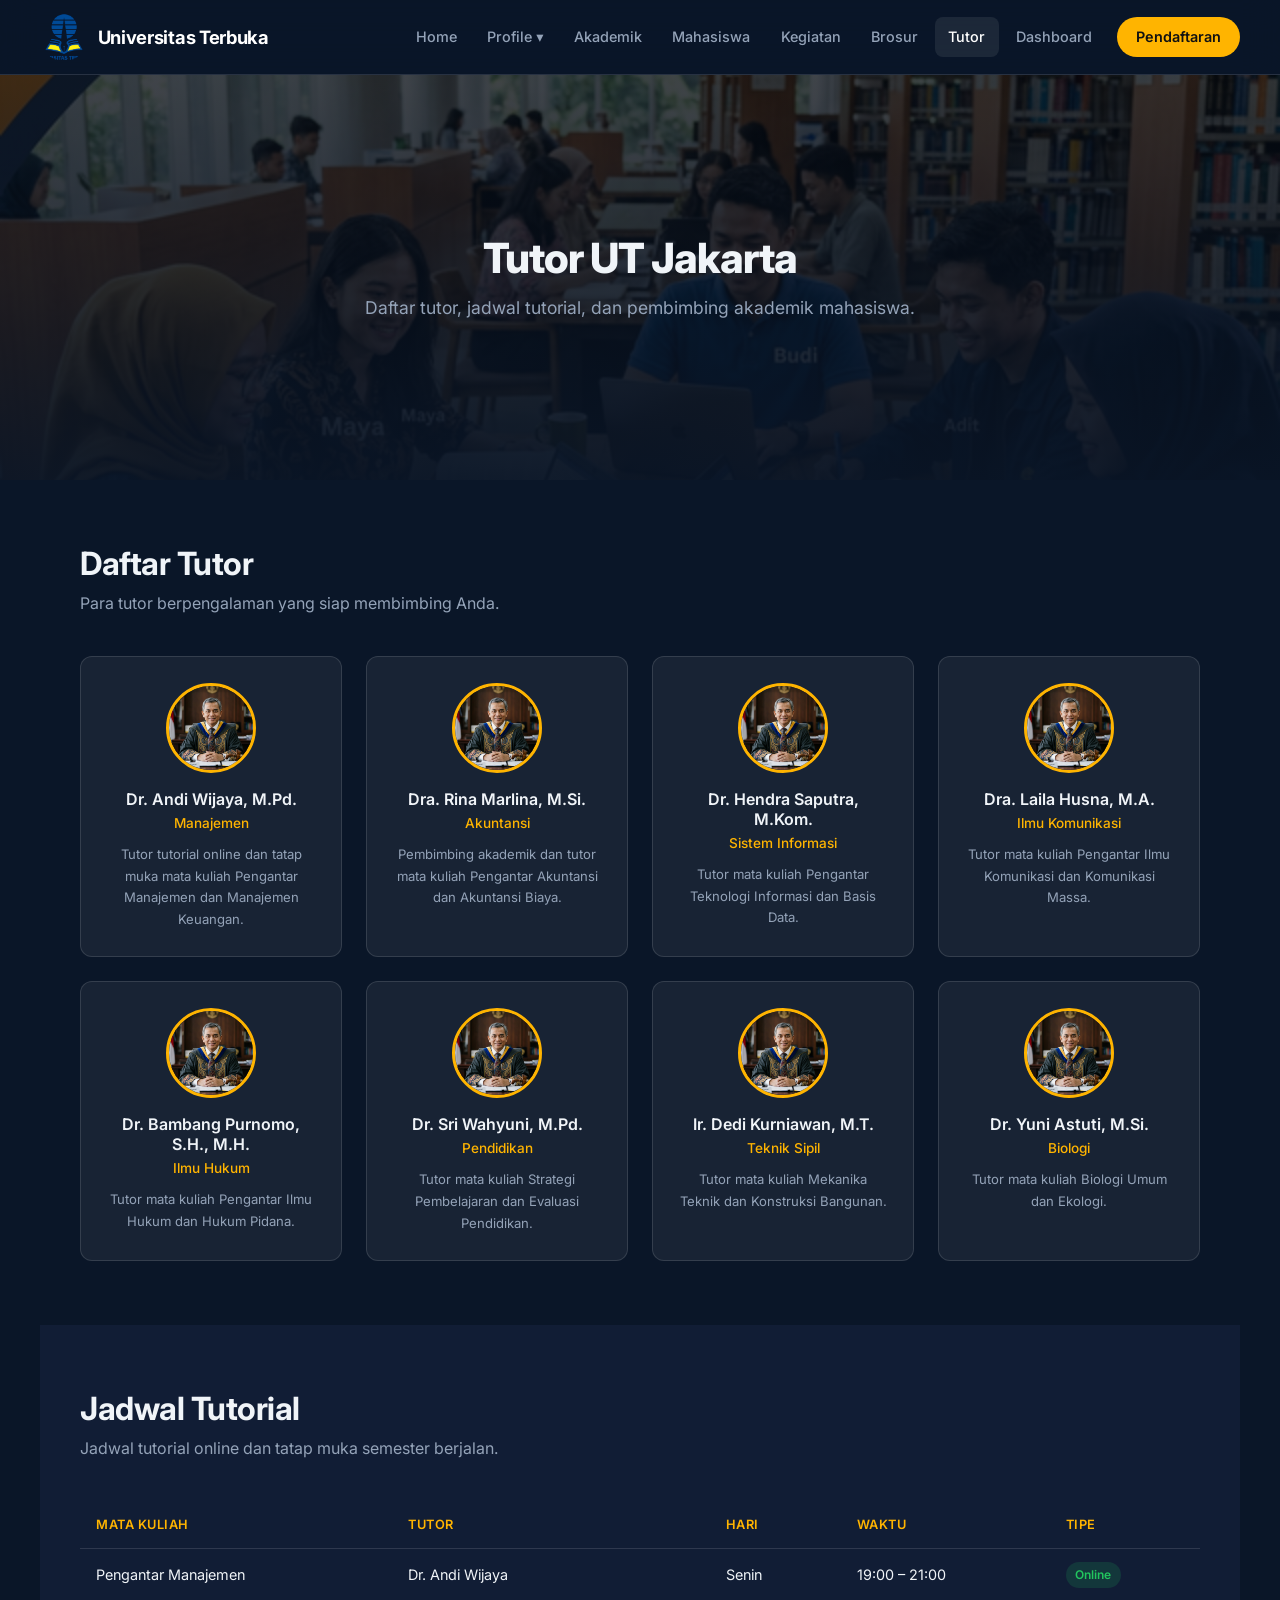
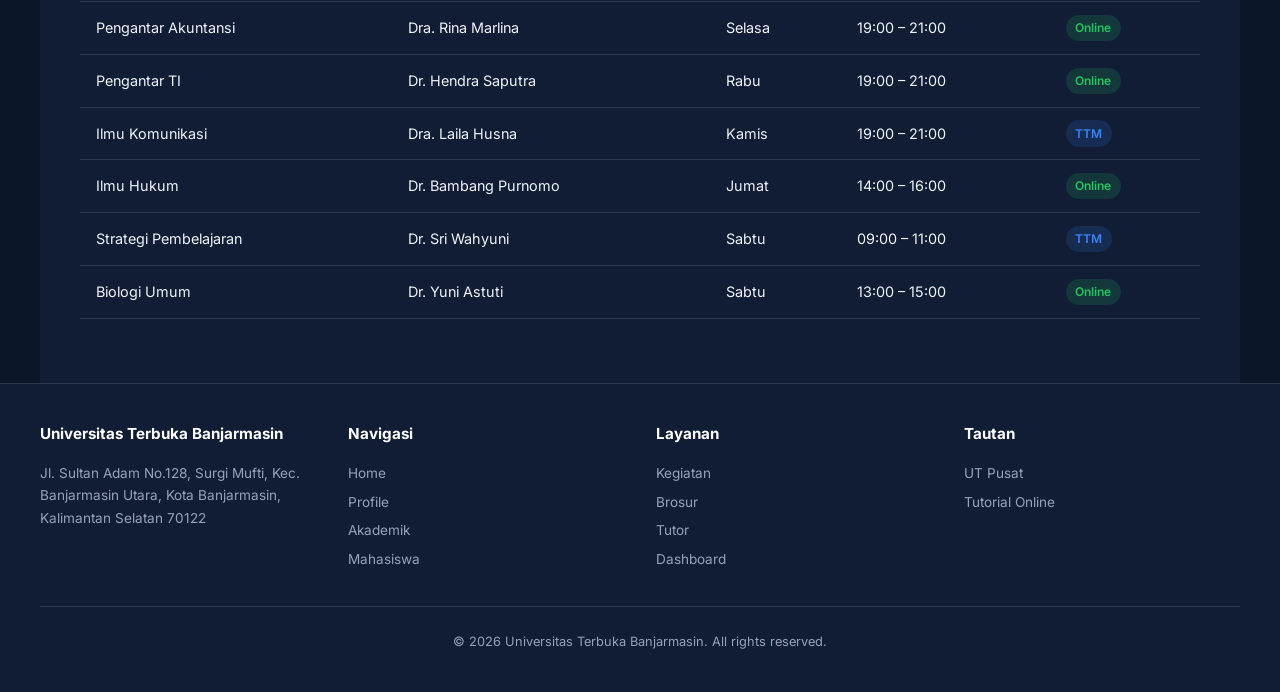
<file: tutor.html>
<!DOCTYPE html>
<html lang="id">

<head>
    <meta charset="UTF-8" />
    <meta name="viewport" content="width=device-width,initial-scale=1.0" />
    <title>Tutor – Universitas Terbuka Jakarta</title>
    <meta name="description" content="Daftar tutor dan jadwal tutorial Universitas Terbuka Jakarta." />
    <link rel="stylesheet" href="style.css" />
</head>

<body>

    <header class="navbar">
        <a href="index.html" class="logo"><img src="assets/logo.png" alt="Logo UT" class="logo-img" /><span>Universitas
                Terbuka</span></a>
        <div class="hamburger"><span></span><span></span><span></span></div>
        <nav class="nav-links">
            <a href="index.html" class="nav-item">Home</a>
            <div class="dropdown" id="profile-dropdown"><button class="dropdown-toggle">Profile ▾</button>
                <div class="dropdown-content">
                    <a href="profile.html#direktur">Direktur</a><a href="profile.html#visi-misi">Visi & Misi</a>
                    <a href="profile.html#manajer-tata-usaha">Manajer Tata Usaha</a>
                    <a href="profile.html#manajer-marketing">Manajer Marketing & Registrasi</a>
                    <a href="profile.html#manajer-pembelajaran">Manajer Pembelajaran & Ujian</a>
                    <a href="profile.html#struktur-organisasi">Struktur Organisasi</a>
                    <a href="profile.html#ut-pusat">UT Pusat</a><a href="profile.html#akreditasi">Akreditasi
                        Universitas</a>
                </div>
            </div>
            <a href="akademik.html" class="nav-item">Akademik</a>
            <a href="mahasiswa.html" class="nav-item">Mahasiswa</a>
            <a href="kegiatan.html" class="nav-item">Kegiatan</a>
            <a href="brosur.html" class="nav-item">Brosur</a>
            <a href="tutor.html" class="nav-item active">Tutor</a>
            <a href="dashboard.html" class="nav-item">Dashboard</a>
            <a href="https://myut.ut.ac.id/auth/login/v2" class="nav-item cta-nav" target="_blank">Pendaftaran</a>
        </nav>
    </header>

    <section class="page-banner">
        <img src="assets/akademik.png" alt="Tutor" />
        <div class="overlay"></div>
        <div class="banner-text">
            <h1>Tutor UT Jakarta</h1>
            <p>Daftar tutor, jadwal tutorial, dan pembimbing akademik mahasiswa.</p>
        </div>
    </section>

    <main>

        <div class="section">
            <h2 class="section-title">Daftar Tutor</h2>
            <p class="section-subtitle">Para tutor berpengalaman yang siap membimbing Anda.</p>
            <div class="tutor-grid">
                <div class="tutor-card">
                    <img src="assets/direktur.png" alt="Tutor" class="tutor-avatar" />
                    <h3>Dr. Andi Wijaya, M.Pd.</h3>
                    <div class="subject">Manajemen</div>
                    <p>Tutor tutorial online dan tatap muka mata kuliah Pengantar Manajemen dan Manajemen Keuangan.</p>
                </div>
                <div class="tutor-card">
                    <img src="assets/direktur.png" alt="Tutor" class="tutor-avatar" />
                    <h3>Dra. Rina Marlina, M.Si.</h3>
                    <div class="subject">Akuntansi</div>
                    <p>Pembimbing akademik dan tutor mata kuliah Pengantar Akuntansi dan Akuntansi Biaya.</p>
                </div>
                <div class="tutor-card">
                    <img src="assets/direktur.png" alt="Tutor" class="tutor-avatar" />
                    <h3>Dr. Hendra Saputra, M.Kom.</h3>
                    <div class="subject">Sistem Informasi</div>
                    <p>Tutor mata kuliah Pengantar Teknologi Informasi dan Basis Data.</p>
                </div>
                <div class="tutor-card">
                    <img src="assets/direktur.png" alt="Tutor" class="tutor-avatar" />
                    <h3>Dra. Laila Husna, M.A.</h3>
                    <div class="subject">Ilmu Komunikasi</div>
                    <p>Tutor mata kuliah Pengantar Ilmu Komunikasi dan Komunikasi Massa.</p>
                </div>
                <div class="tutor-card">
                    <img src="assets/direktur.png" alt="Tutor" class="tutor-avatar" />
                    <h3>Dr. Bambang Purnomo, S.H., M.H.</h3>
                    <div class="subject">Ilmu Hukum</div>
                    <p>Tutor mata kuliah Pengantar Ilmu Hukum dan Hukum Pidana.</p>
                </div>
                <div class="tutor-card">
                    <img src="assets/direktur.png" alt="Tutor" class="tutor-avatar" />
                    <h3>Dr. Sri Wahyuni, M.Pd.</h3>
                    <div class="subject">Pendidikan</div>
                    <p>Tutor mata kuliah Strategi Pembelajaran dan Evaluasi Pendidikan.</p>
                </div>
                <div class="tutor-card">
                    <img src="assets/direktur.png" alt="Tutor" class="tutor-avatar" />
                    <h3>Ir. Dedi Kurniawan, M.T.</h3>
                    <div class="subject">Teknik Sipil</div>
                    <p>Tutor mata kuliah Mekanika Teknik dan Konstruksi Bangunan.</p>
                </div>
                <div class="tutor-card">
                    <img src="assets/direktur.png" alt="Tutor" class="tutor-avatar" />
                    <h3>Dr. Yuni Astuti, M.Si.</h3>
                    <div class="subject">Biologi</div>
                    <p>Tutor mata kuliah Biologi Umum dan Ekologi.</p>
                </div>
            </div>
        </div>

        <!-- JADWAL TUTORIAL -->
        <div class="section section-dark" style="background:var(--bg-secondary);">
            <h2 class="section-title">Jadwal Tutorial</h2>
            <p class="section-subtitle">Jadwal tutorial online dan tatap muka semester berjalan.</p>
            <table class="styled-table">
                <thead>
                    <tr>
                        <th>Mata Kuliah</th>
                        <th>Tutor</th>
                        <th>Hari</th>
                        <th>Waktu</th>
                        <th>Tipe</th>
                    </tr>
                </thead>
                <tbody>
                    <tr>
                        <td>Pengantar Manajemen</td>
                        <td>Dr. Andi Wijaya</td>
                        <td>Senin</td>
                        <td>19:00 – 21:00</td>
                        <td><span class="badge badge-green">Online</span></td>
                    </tr>
                    <tr>
                        <td>Pengantar Akuntansi</td>
                        <td>Dra. Rina Marlina</td>
                        <td>Selasa</td>
                        <td>19:00 – 21:00</td>
                        <td><span class="badge badge-green">Online</span></td>
                    </tr>
                    <tr>
                        <td>Pengantar TI</td>
                        <td>Dr. Hendra Saputra</td>
                        <td>Rabu</td>
                        <td>19:00 – 21:00</td>
                        <td><span class="badge badge-green">Online</span></td>
                    </tr>
                    <tr>
                        <td>Ilmu Komunikasi</td>
                        <td>Dra. Laila Husna</td>
                        <td>Kamis</td>
                        <td>19:00 – 21:00</td>
                        <td><span class="badge badge-blue">TTM</span></td>
                    </tr>
                    <tr>
                        <td>Ilmu Hukum</td>
                        <td>Dr. Bambang Purnomo</td>
                        <td>Jumat</td>
                        <td>14:00 – 16:00</td>
                        <td><span class="badge badge-green">Online</span></td>
                    </tr>
                    <tr>
                        <td>Strategi Pembelajaran</td>
                        <td>Dr. Sri Wahyuni</td>
                        <td>Sabtu</td>
                        <td>09:00 – 11:00</td>
                        <td><span class="badge badge-blue">TTM</span></td>
                    </tr>
                    <tr>
                        <td>Biologi Umum</td>
                        <td>Dr. Yuni Astuti</td>
                        <td>Sabtu</td>
                        <td>13:00 – 15:00</td>
                        <td><span class="badge badge-green">Online</span></td>
                    </tr>
                </tbody>
            </table>
        </div>

    </main>

    <footer class="footer">
        <div class="footer-grid">
            <div class="footer-col">
                <h4>Universitas Terbuka Banjarmasin</h4>
                <p>Jl. Sultan Adam No.128, Surgi Mufti, Kec. Banjarmasin Utara, Kota Banjarmasin, Kalimantan Selatan
                    70122</p>
            </div>
            <div class="footer-col">
                <h4>Navigasi</h4><a href="index.html">Home</a><a href="profile.html">Profile</a><a
                    href="akademik.html">Akademik</a><a href="mahasiswa.html">Mahasiswa</a>
            </div>
            <div class="footer-col">
                <h4>Layanan</h4><a href="kegiatan.html">Kegiatan</a><a href="brosur.html">Brosur</a><a
                    href="tutor.html">Tutor</a><a href="dashboard.html">Dashboard</a>
            </div>
            <div class="footer-col">
                <h4>Tautan</h4><a href="https://www.ut.ac.id" target="_blank">UT Pusat</a><a
                    href="https://elearning.ut.ac.id/" target="_blank">Tutorial Online</a>
            </div>
        </div>
        <div class="footer-bottom">&copy; 2026 Universitas Terbuka Banjarmasin. All rights reserved.</div>
    </footer>
    <script src="script.js"></script>
</body>

</html>
</file>
<file: style.css>
/* ========== GLOBAL DESIGN SYSTEM ========== */
@import url('https://fonts.googleapis.com/css2?family=Inter:wght@300;400;500;600;700;800;900&display=swap');

:root {
    --bg-primary: #0a1628;
    --bg-secondary: #111d35;
    --bg-card: rgba(255, 255, 255, 0.06);
    --glass: rgba(255, 255, 255, 0.08);
    --glass-border: rgba(255, 255, 255, 0.12);
    --text-primary: #f0f4f8;
    --text-secondary: #94a3b8;
    --accent: #ffb400;
    --accent-hover: #ffd166;
    --blue: #3b82f6;
    --blue-dark: #1e3a8a;
    --green: #22c55e;
    --red: #ef4444;
    --radius: 12px;
    --shadow: 0 8px 32px rgba(0, 0, 0, 0.35);
}

*,
*::before,
*::after {
    margin: 0;
    padding: 0;
    box-sizing: border-box;
}

html {
    scroll-behavior: smooth;
}

body {
    font-family: 'Inter', system-ui, sans-serif;
    background: var(--bg-primary);
    color: var(--text-primary);
    line-height: 1.65;
    min-height: 100vh;
    display: flex;
    flex-direction: column;
}

a {
    color: inherit;
    text-decoration: none;
}

img {
    max-width: 100%;
    display: block;
}

h1,
h2,
h3,
h4 {
    line-height: 1.25;
}

/* ========== NAVBAR ========== */
.navbar {
    display: flex;
    justify-content: space-between;
    align-items: center;
    padding: 0.8rem 2.5rem;
    background: rgba(10, 22, 40, 0.85);
    backdrop-filter: blur(18px);
    border-bottom: 1px solid var(--glass-border);
    position: sticky;
    top: 0;
    z-index: 1000;
}

.logo {
    display: flex;
    align-items: center;
    gap: 0.6rem;
}

.logo-img {
    width: 48px;
    height: 48px;
    border-radius: 50%;
    object-fit: cover;
}

.logo span {
    font-weight: 700;
    font-size: 1.15rem;
    letter-spacing: -0.3px;
    color: #fff;
}

.nav-links {
    display: flex;
    gap: 0.2rem;
    align-items: center;
    flex-wrap: wrap;
}

.nav-item {
    color: var(--text-secondary);
    text-decoration: none;
    padding: 0.5rem 0.85rem;
    border-radius: 8px;
    font-weight: 500;
    font-size: .9rem;
    transition: all .25s;
}

.nav-item:hover,
.nav-item.active {
    background: var(--glass);
    color: #fff;
}

.cta-nav {
    background: var(--accent);
    color: #111;
    font-weight: 600;
    border-radius: 30px;
    padding: 0.5rem 1.2rem;
    margin-left: 0.5rem;
}

.cta-nav:hover {
    background: var(--accent-hover);
}

/* Hamburger */
.hamburger {
    display: none;
    flex-direction: column;
    gap: 5px;
    cursor: pointer;
    padding: 0.5rem;
}

.hamburger span {
    width: 24px;
    height: 2px;
    background: #fff;
    border-radius: 2px;
    transition: .3s;
}

.hamburger.open span:nth-child(1) {
    transform: rotate(45deg) translate(5px, 5px);
}

.hamburger.open span:nth-child(2) {
    opacity: 0;
}

.hamburger.open span:nth-child(3) {
    transform: rotate(-45deg) translate(5px, -5px);
}

/* ========== DROPDOWN ========== */
.dropdown {
    position: relative;
}

.dropdown-toggle {
    background: none;
    border: none;
    color: var(--text-secondary);
    font-size: .9rem;
    font-weight: 500;
    cursor: pointer;
    padding: 0.5rem 0.85rem;
    border-radius: 8px;
    transition: all .25s;
    font-family: inherit;
}

.dropdown-toggle:hover {
    background: var(--glass);
    color: #fff;
}

.dropdown-content {
    display: none;
    position: absolute;
    top: calc(100% + 6px);
    left: 0;
    min-width: 250px;
    background: var(--bg-secondary);
    border: 1px solid var(--glass-border);
    border-radius: var(--radius);
    padding: 0.5rem 0;
    box-shadow: var(--shadow);
    z-index: 500;
    animation: fadeDown .2s ease;
}

@keyframes fadeDown {
    from {
        opacity: 0;
        transform: translateY(-6px)
    }

    to {
        opacity: 1;
        transform: translateY(0)
    }
}

.dropdown-content a {
    display: block;
    padding: 0.55rem 1.2rem;
    font-size: .88rem;
    color: var(--text-secondary);
    transition: all .2s;
}

.dropdown-content a:hover {
    background: var(--glass);
    color: #fff;
    padding-left: 1.5rem;
}

/* ========== HERO ========== */
.hero {
    position: relative;
    height: 80vh;
    min-height: 500px;
    overflow: hidden;
    display: flex;
    align-items: center;
    justify-content: center;
}

.hero-img {
    position: absolute;
    inset: 0;
    width: 100%;
    height: 100%;
    object-fit: cover;
    filter: brightness(0.45);
}

.hero-overlay {
    position: absolute;
    inset: 0;
    background: linear-gradient(180deg, rgba(10, 22, 40, 0.4) 0%, rgba(10, 22, 40, 0.85) 100%);
}

.hero-text {
    position: relative;
    z-index: 2;
    text-align: center;
    max-width: 720px;
    padding: 0 1rem;
}

.hero-text h1 {
    font-size: 3rem;
    font-weight: 800;
    margin-bottom: 0.6rem;
    letter-spacing: -1px;
}

.hero-text h1 .highlight {
    color: var(--accent);
}

.hero-text p {
    font-size: 1.15rem;
    color: var(--text-secondary);
    margin-bottom: 2rem;
}

.hero-buttons {
    display: flex;
    gap: 1rem;
    justify-content: center;
    flex-wrap: wrap;
}

.btn {
    display: inline-flex;
    align-items: center;
    gap: 0.4rem;
    padding: 0.75rem 1.6rem;
    border-radius: 30px;
    font-weight: 600;
    font-size: .95rem;
    transition: all .25s;
    cursor: pointer;
    border: none;
}

.btn-primary {
    background: var(--accent);
    color: #111;
}

.btn-primary:hover {
    background: var(--accent-hover);
    transform: translateY(-2px);
    box-shadow: 0 6px 20px rgba(255, 180, 0, 0.35);
}

.btn-outline {
    background: transparent;
    color: #fff;
    border: 1.5px solid rgba(255, 255, 255, 0.3);
}

.btn-outline:hover {
    border-color: #fff;
    background: rgba(255, 255, 255, 0.1);
}

/* ========== STATS BAR ========== */
.stats-bar {
    display: grid;
    grid-template-columns: repeat(auto-fit, minmax(160px, 1fr));
    gap: 1rem;
    padding: 2.5rem;
    background: var(--bg-secondary);
    border-bottom: 1px solid var(--glass-border);
}

.stat {
    text-align: center;
}

.stat .num {
    font-size: 2rem;
    font-weight: 800;
    color: var(--accent);
}

.stat .label {
    font-size: .85rem;
    color: var(--text-secondary);
    margin-top: 0.2rem;
}

/* ========== SECTION WRAPPER ========== */
.section {
    padding: 4rem 2.5rem;
    max-width: 1200px;
    margin: 0 auto;
    width: 100%;
}

.section-dark {
    background: var(--bg-secondary);
}

.section-title {
    font-size: 2rem;
    font-weight: 700;
    margin-bottom: 0.4rem;
    letter-spacing: -0.5px;
}

.section-subtitle {
    color: var(--text-secondary);
    font-size: 1rem;
    margin-bottom: 2.5rem;
}

/* ========== CARDS ========== */
.card-grid {
    display: grid;
    grid-template-columns: repeat(auto-fill, minmax(260px, 1fr));
    gap: 1.5rem;
}

.card {
    background: var(--bg-card);
    border: 1px solid var(--glass-border);
    border-radius: var(--radius);
    padding: 1.6rem;
    transition: all .3s;
    position: relative;
    overflow: hidden;
}

.card::before {
    content: '';
    position: absolute;
    top: 0;
    left: 0;
    width: 4px;
    height: 100%;
    background: var(--accent);
    border-radius: 4px 0 0 4px;
    opacity: 0;
    transition: .3s;
}

.card:hover {
    transform: translateY(-4px);
    box-shadow: var(--shadow);
    border-color: var(--accent);
}

.card:hover::before {
    opacity: 1;
}

.card-icon {
    font-size: 1.8rem;
    margin-bottom: 0.8rem;
}

.card h3 {
    font-size: 1.15rem;
    font-weight: 600;
    margin-bottom: 0.4rem;
}

.card p {
    font-size: .88rem;
    color: var(--text-secondary);
}

/* ========== PAGE BANNER ========== */
.page-banner {
    position: relative;
    height: 45vh;
    min-height: 300px;
    display: flex;
    align-items: center;
    justify-content: center;
    overflow: hidden;
}

.page-banner img {
    position: absolute;
    inset: 0;
    width: 100%;
    height: 100%;
    object-fit: cover;
    filter: brightness(0.35);
}

.page-banner .overlay {
    position: absolute;
    inset: 0;
    background: linear-gradient(180deg, rgba(10, 22, 40, 0.3), rgba(10, 22, 40, 0.9));
}

.page-banner .banner-text {
    position: relative;
    z-index: 2;
    text-align: center;
    padding: 0 1rem;
}

.page-banner .banner-text h1 {
    font-size: 2.6rem;
    font-weight: 800;
    letter-spacing: -1px;
}

.page-banner .banner-text p {
    color: var(--text-secondary);
    font-size: 1.1rem;
    margin-top: 0.5rem;
}

/* ========== PROFILE SPECIFIC ========== */
.profile-card {
    display: flex;
    gap: 2rem;
    background: var(--bg-card);
    border: 1px solid var(--glass-border);
    border-radius: var(--radius);
    padding: 2rem;
    margin-bottom: 2rem;
    transition: all .3s;
}

.profile-card:hover {
    border-color: var(--accent);
    box-shadow: var(--shadow);
}

.profile-card img {
    width: 160px;
    height: 200px;
    object-fit: cover;
    border-radius: var(--radius);
    flex-shrink: 0;
}

.profile-card .info h3 {
    font-size: 1.3rem;
    font-weight: 700;
    margin-bottom: 0.3rem;
}

.profile-card .info .role {
    color: var(--accent);
    font-weight: 600;
    font-size: .9rem;
    margin-bottom: 0.8rem;
}

.profile-card .info p {
    font-size: .9rem;
    color: var(--text-secondary);
}

/* Visi Misi */
.vm-grid {
    display: grid;
    grid-template-columns: 1fr 1fr;
    gap: 2rem;
}

.vm-box {
    background: var(--bg-card);
    border: 1px solid var(--glass-border);
    border-radius: var(--radius);
    padding: 2rem;
}

.vm-box h3 {
    color: var(--accent);
    font-size: 1.4rem;
    margin-bottom: 1rem;
}

.vm-box ul {
    list-style: none;
    padding: 0;
}

.vm-box ul li {
    padding: 0.4rem 0;
    padding-left: 1.2rem;
    position: relative;
    color: var(--text-secondary);
    font-size: .9rem;
}

.vm-box ul li::before {
    content: '✦';
    position: absolute;
    left: 0;
    color: var(--accent);
}

/* Org Chart placeholder */
.org-chart {
    background: var(--bg-card);
    border: 1px solid var(--glass-border);
    border-radius: var(--radius);
    padding: 2rem;
    text-align: center;
}

.org-chart h3 {
    margin-bottom: 1rem;
    color: var(--accent);
}

.org-tree {
    display: flex;
    flex-direction: column;
    align-items: center;
    gap: 0.8rem;
}

.org-node {
    background: var(--glass);
    border: 1px solid var(--glass-border);
    padding: 0.7rem 1.6rem;
    border-radius: 30px;
    font-size: .9rem;
    font-weight: 600;
}

.org-node.top {
    background: var(--accent);
    color: #111;
    font-weight: 700;
}

.org-row {
    display: flex;
    gap: 1rem;
    flex-wrap: wrap;
    justify-content: center;
}

.org-connector {
    width: 2px;
    height: 24px;
    background: var(--glass-border);
    margin: 0 auto;
}

/* ========== TABLE ========== */
.styled-table {
    width: 100%;
    border-collapse: collapse;
    margin-top: 1rem;
}

.styled-table th,
.styled-table td {
    padding: 0.8rem 1rem;
    text-align: left;
    border-bottom: 1px solid var(--glass-border);
    font-size: .9rem;
}

.styled-table th {
    color: var(--accent);
    font-weight: 600;
    font-size: .8rem;
    text-transform: uppercase;
    letter-spacing: 0.5px;
}

.styled-table tr:hover {
    background: var(--glass);
}

.badge {
    display: inline-block;
    padding: 0.2rem 0.6rem;
    border-radius: 20px;
    font-size: .75rem;
    font-weight: 600;
}

.badge-green {
    background: rgba(34, 197, 94, 0.15);
    color: var(--green);
}

.badge-blue {
    background: rgba(59, 130, 246, 0.15);
    color: var(--blue);
}

.badge-yellow {
    background: rgba(255, 180, 0, 0.15);
    color: var(--accent);
}

/* ========== NEWS / KEGIATAN ========== */
.news-grid {
    display: grid;
    grid-template-columns: repeat(auto-fill, minmax(300px, 1fr));
    gap: 1.5rem;
}

.news-card {
    background: var(--bg-card);
    border: 1px solid var(--glass-border);
    border-radius: var(--radius);
    overflow: hidden;
    transition: all .3s;
}

.news-card:hover {
    transform: translateY(-4px);
    box-shadow: var(--shadow);
    border-color: var(--accent);
}

.news-card img {
    width: 100%;
    height: 200px;
    object-fit: cover;
}

.news-card .content {
    padding: 1.2rem;
}

.news-card .date {
    font-size: .75rem;
    color: var(--accent);
    font-weight: 600;
    margin-bottom: 0.4rem;
}

.news-card h3 {
    font-size: 1.05rem;
    font-weight: 600;
    margin-bottom: 0.5rem;
    line-height: 1.4;
}

.news-card p {
    font-size: .85rem;
    color: var(--text-secondary);
}

/* ========== BROSUR ========== */
.brosur-grid {
    display: grid;
    grid-template-columns: repeat(auto-fill, minmax(280px, 1fr));
    gap: 1.5rem;
}

.brosur-card {
    background: var(--bg-card);
    border: 1px solid var(--glass-border);
    border-radius: var(--radius);
    overflow: hidden;
    transition: all .3s;
    text-align: center;
}

.brosur-card:hover {
    transform: translateY(-4px);
    box-shadow: var(--shadow);
}

.brosur-card img {
    width: 100%;
    height: 240px;
    object-fit: cover;
}

.brosur-card .content {
    padding: 1.2rem;
}

.brosur-card h3 {
    font-size: 1rem;
    margin-bottom: 0.6rem;
}

.brosur-card .btn {
    font-size: .85rem;
    padding: 0.5rem 1.2rem;
}

/* ========== TUTOR ========== */
.tutor-grid {
    display: grid;
    grid-template-columns: repeat(auto-fill, minmax(220px, 1fr));
    gap: 1.5rem;
}

.tutor-card {
    background: var(--bg-card);
    border: 1px solid var(--glass-border);
    border-radius: var(--radius);
    padding: 1.6rem;
    text-align: center;
    transition: all .3s;
}

.tutor-card:hover {
    transform: translateY(-4px);
    box-shadow: var(--shadow);
    border-color: var(--accent);
}

.tutor-avatar {
    width: 90px;
    height: 90px;
    border-radius: 50%;
    object-fit: cover;
    margin: 0 auto 1rem;
    border: 3px solid var(--accent);
}

.tutor-card h3 {
    font-size: 1rem;
    font-weight: 600;
    margin-bottom: 0.2rem;
}

.tutor-card .subject {
    color: var(--accent);
    font-size: .85rem;
    font-weight: 500;
    margin-bottom: 0.6rem;
}

.tutor-card p {
    font-size: .82rem;
    color: var(--text-secondary);
}

/* ========== DASHBOARD ========== */
.dash-grid {
    display: grid;
    grid-template-columns: repeat(auto-fill, minmax(240px, 1fr));
    gap: 1.5rem;
}

.dash-card {
    background: var(--bg-card);
    border: 1px solid var(--glass-border);
    border-radius: var(--radius);
    padding: 1.8rem;
    transition: all .3s;
}

.dash-card:hover {
    border-color: var(--accent);
    box-shadow: var(--shadow);
}

.dash-card .icon {
    font-size: 2rem;
    margin-bottom: 0.8rem;
}

.dash-card h3 {
    font-size: 1.1rem;
    font-weight: 600;
    margin-bottom: 0.3rem;
}

.dash-card p {
    font-size: .85rem;
    color: var(--text-secondary);
}

.dash-card .value {
    font-size: 2rem;
    font-weight: 800;
    color: var(--accent);
    margin-top: 0.5rem;
}

.progress-bar {
    height: 6px;
    background: rgba(255, 255, 255, 0.08);
    border-radius: 3px;
    margin-top: 1rem;
    overflow: hidden;
}

.progress-fill {
    height: 100%;
    border-radius: 3px;
    background: linear-gradient(90deg, var(--accent), var(--accent-hover));
}

/* ========== FOOTER ========== */
.footer {
    margin-top: auto;
    padding: 2.5rem;
    background: var(--bg-secondary);
    border-top: 1px solid var(--glass-border);
}

.footer-grid {
    display: grid;
    grid-template-columns: repeat(auto-fit, minmax(200px, 1fr));
    gap: 2rem;
    margin-bottom: 2rem;
}

.footer-col h4 {
    font-size: .95rem;
    font-weight: 700;
    margin-bottom: 1rem;
    color: #fff;
}

.footer-col a,
.footer-col p {
    display: block;
    font-size: .85rem;
    color: var(--text-secondary);
    padding: 0.2rem 0;
    transition: color .2s;
}

.footer-col a:hover {
    color: var(--accent);
}

.footer-bottom {
    text-align: center;
    padding-top: 1.5rem;
    border-top: 1px solid var(--glass-border);
    font-size: .8rem;
    color: var(--text-secondary);
}

/* ========== RESPONSIVE ========== */
@media(max-width:900px) {
    .navbar {
        padding: 0.8rem 1.2rem;
    }

    .nav-links {
        display: none;
        flex-direction: column;
        width: 100%;
        background: var(--bg-secondary);
        border-radius: var(--radius);
        padding: 1rem;
        margin-top: 0.5rem;
        gap: 0.3rem;
    }

    .nav-links.open {
        display: flex;
    }

    .hamburger {
        display: flex;
    }

    .hero-text h1 {
        font-size: 2rem;
    }

    .vm-grid {
        grid-template-columns: 1fr;
    }

    .profile-card {
        flex-direction: column;
        align-items: center;
        text-align: center;
    }

    .profile-card img {
        width: 120px;
        height: 150px;
    }

    .section {
        padding: 2.5rem 1.2rem;
    }

    .page-banner .banner-text h1 {
        font-size: 2rem;
    }
}
</file>
